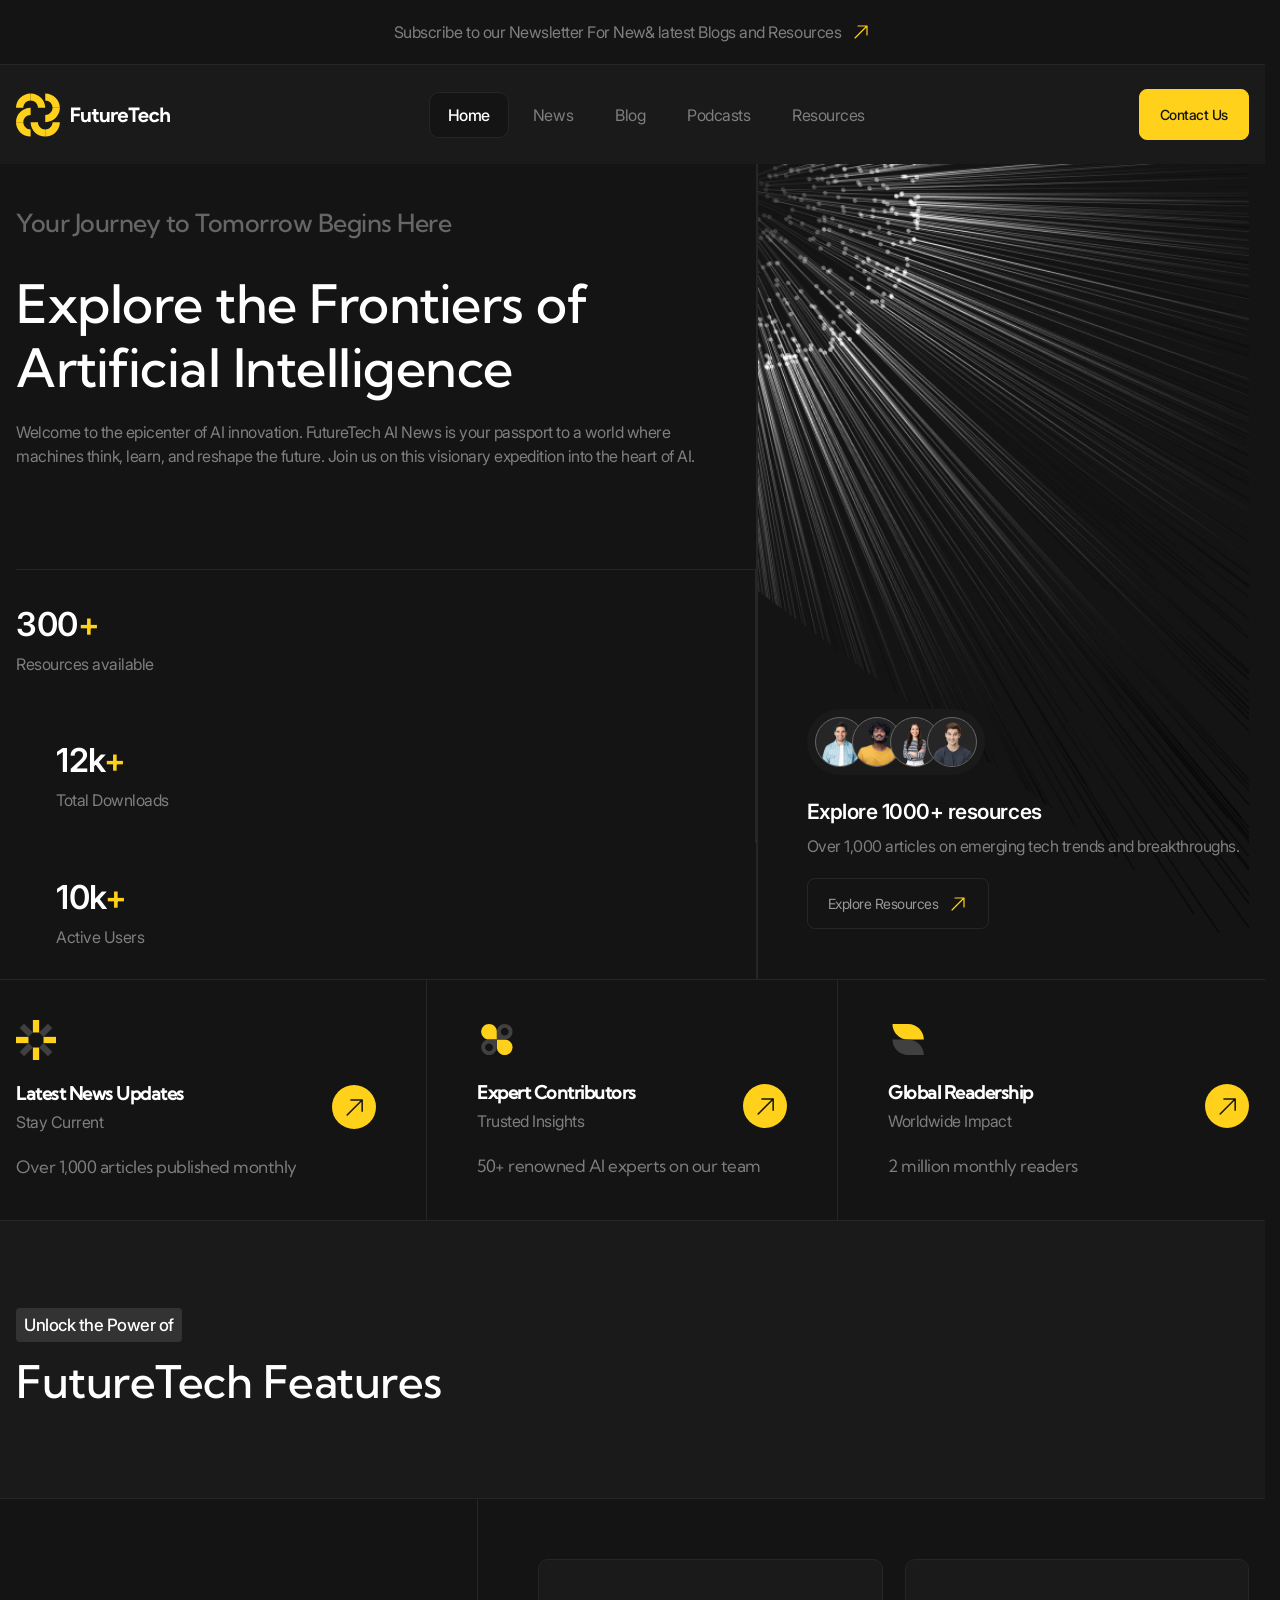
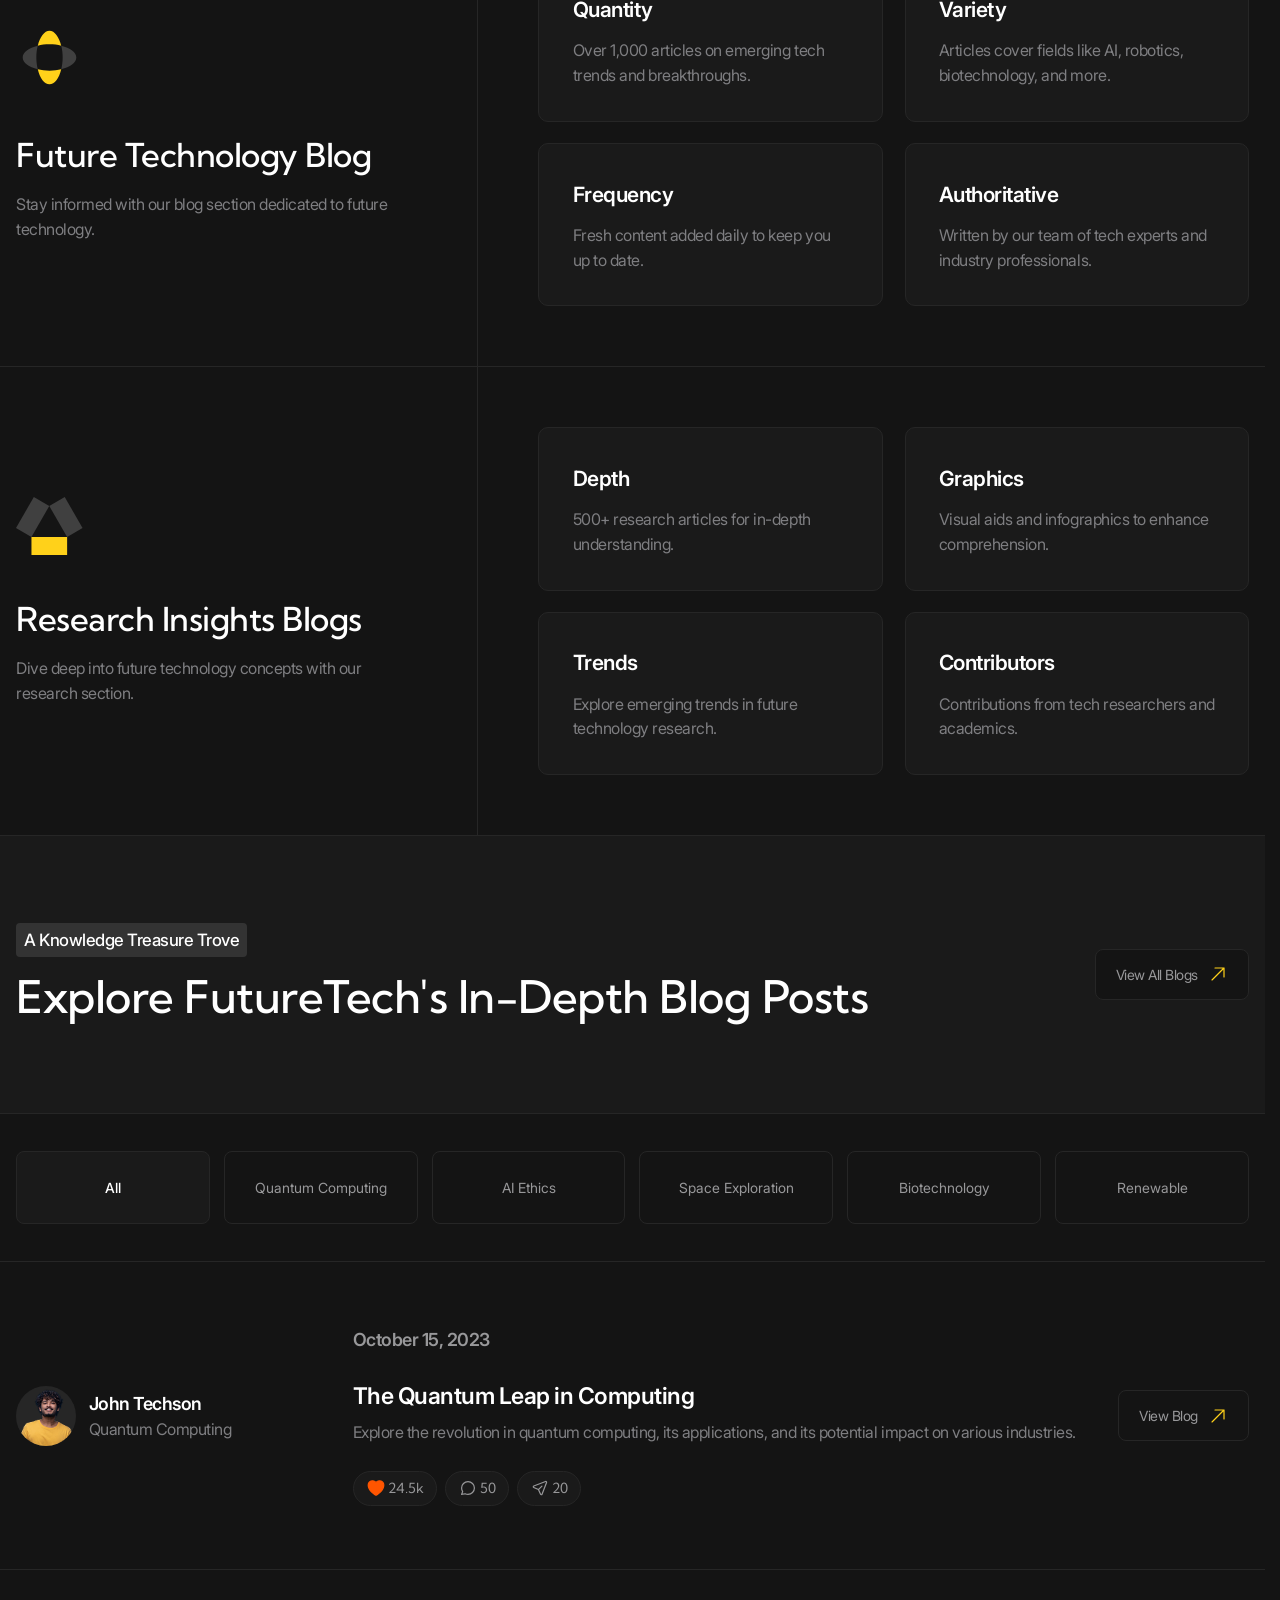
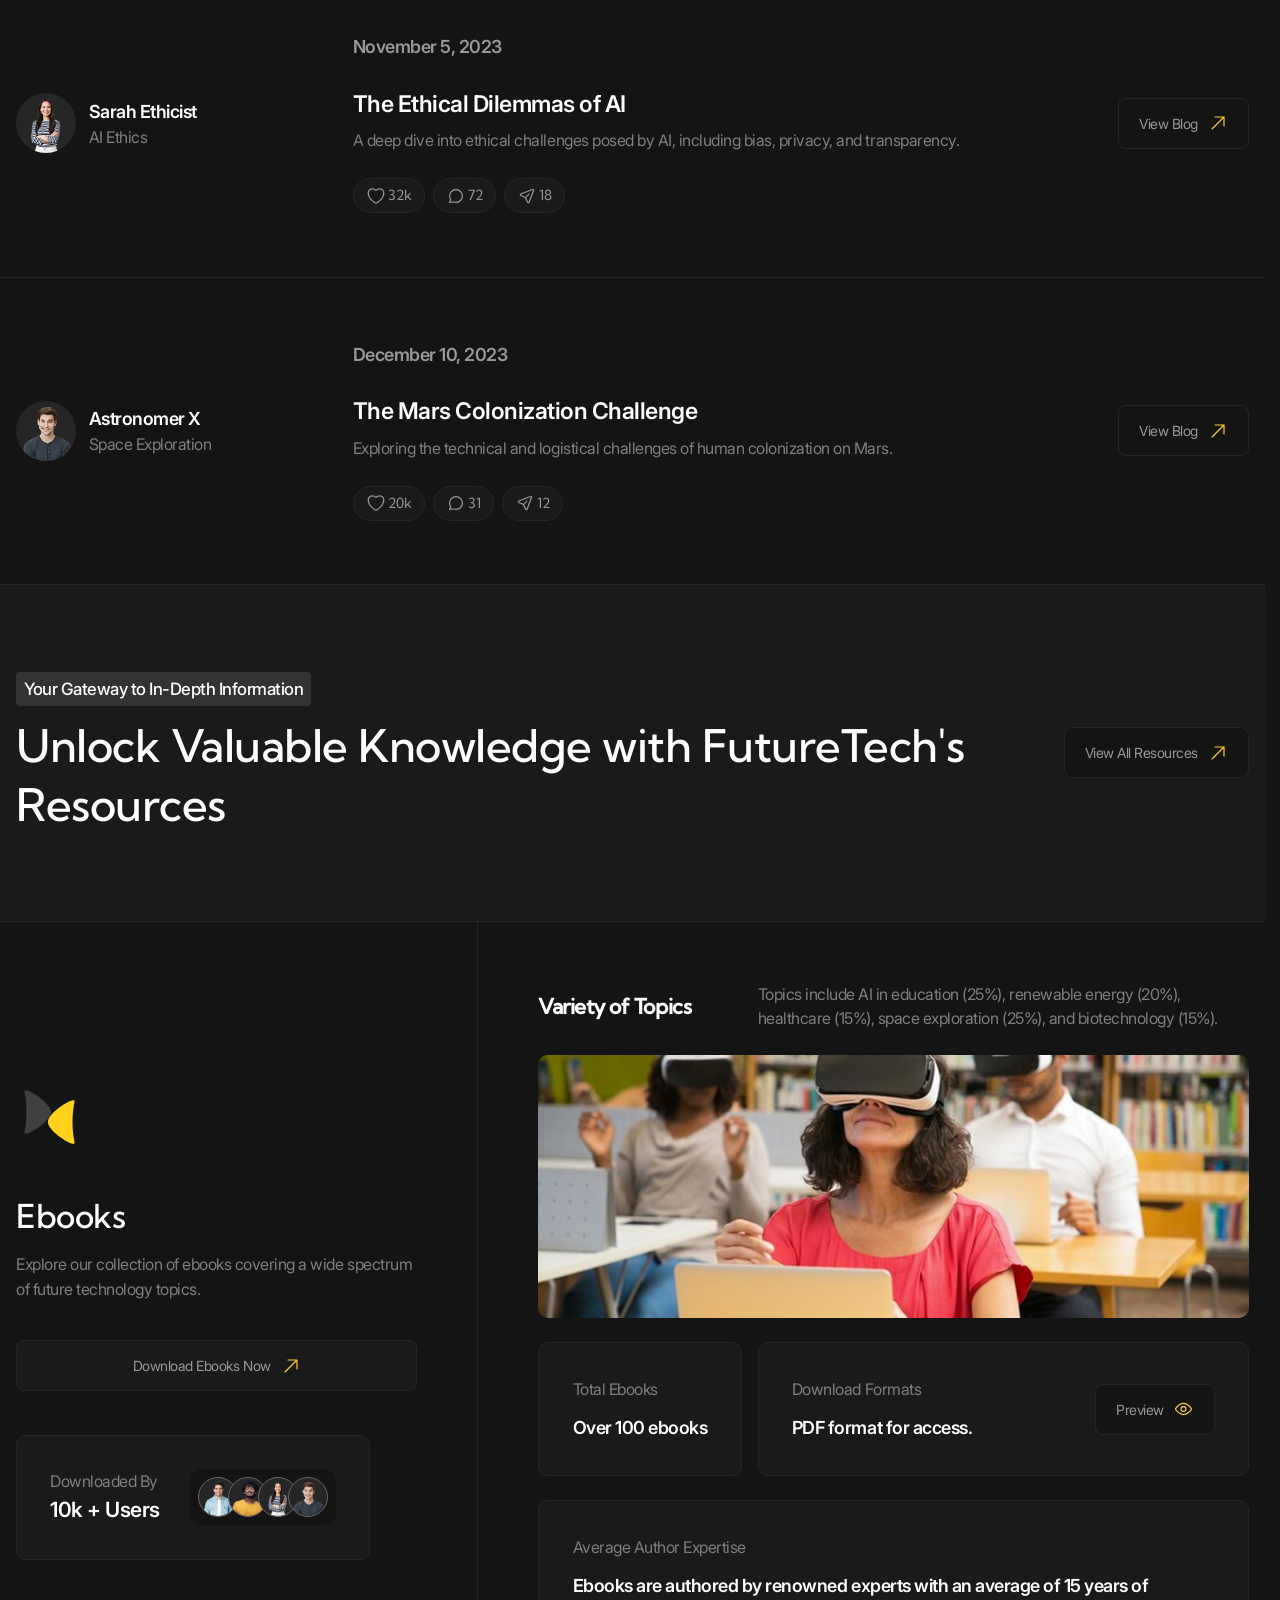
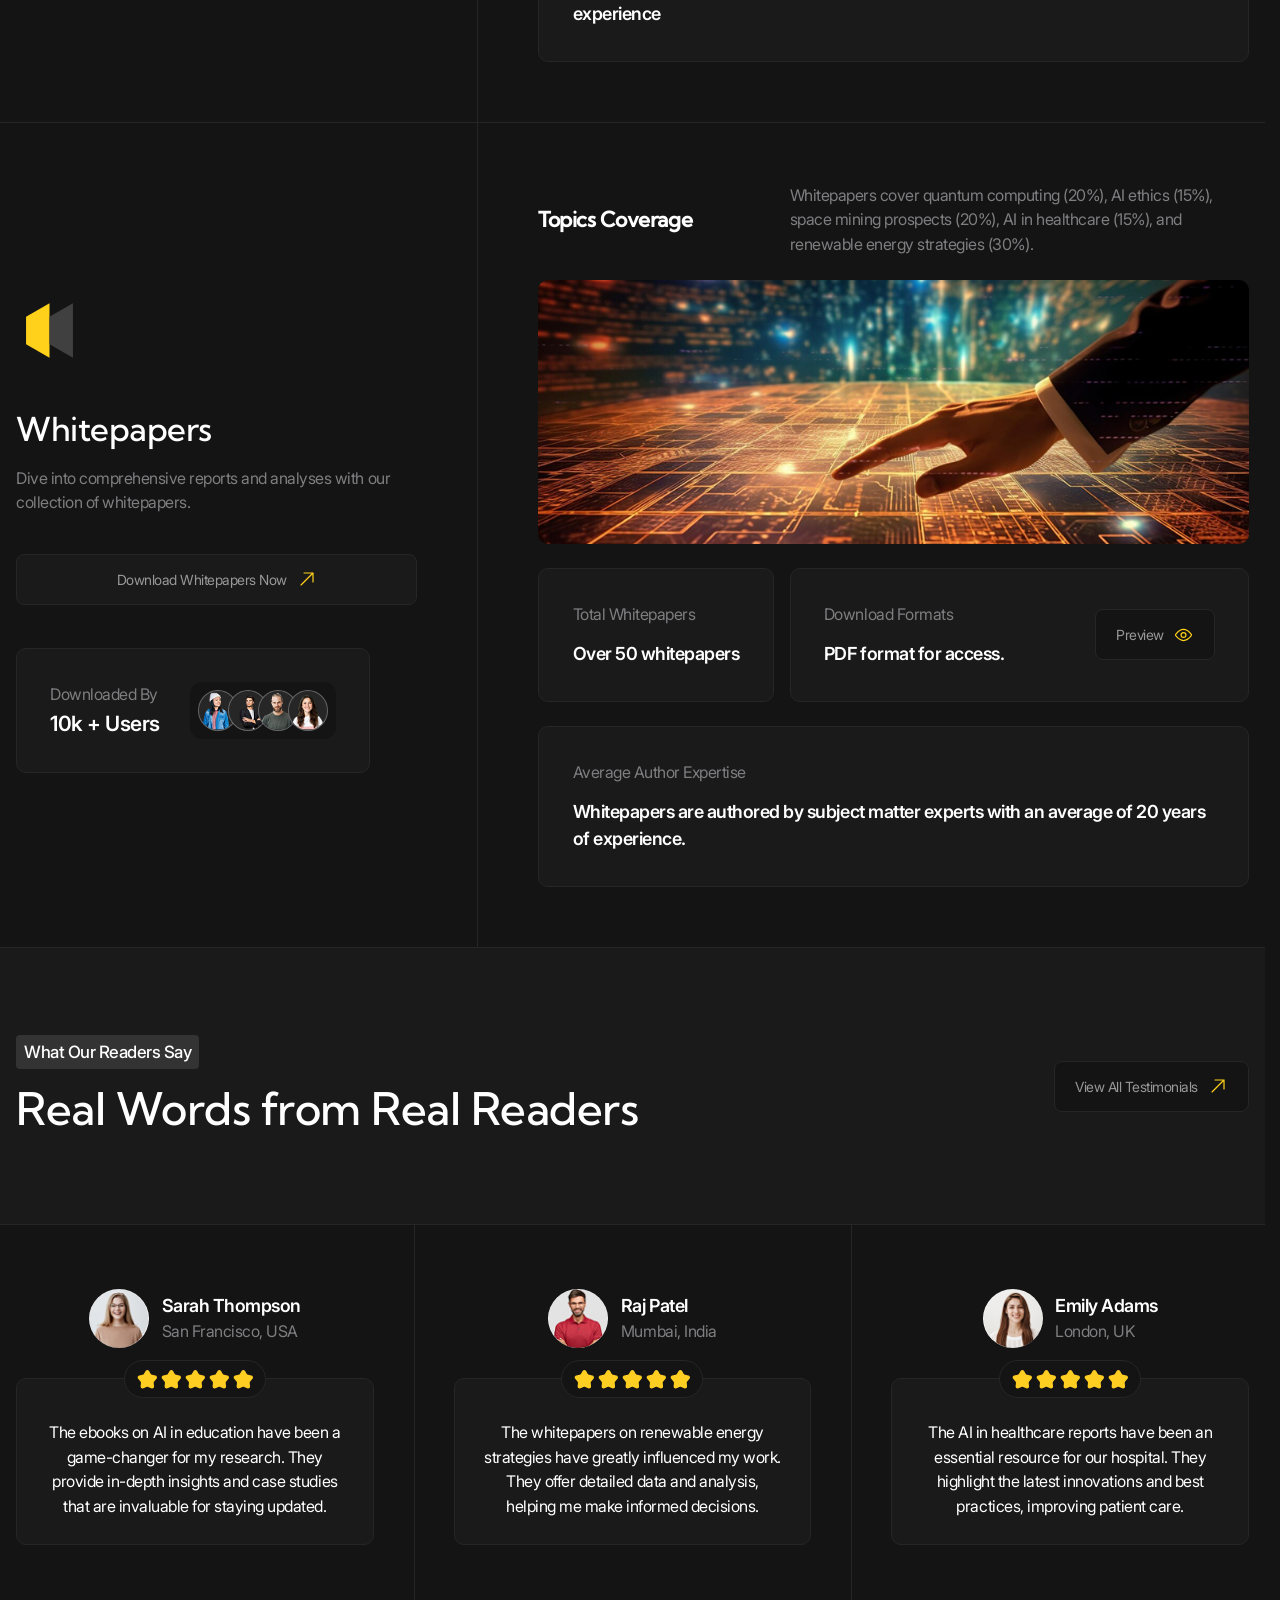
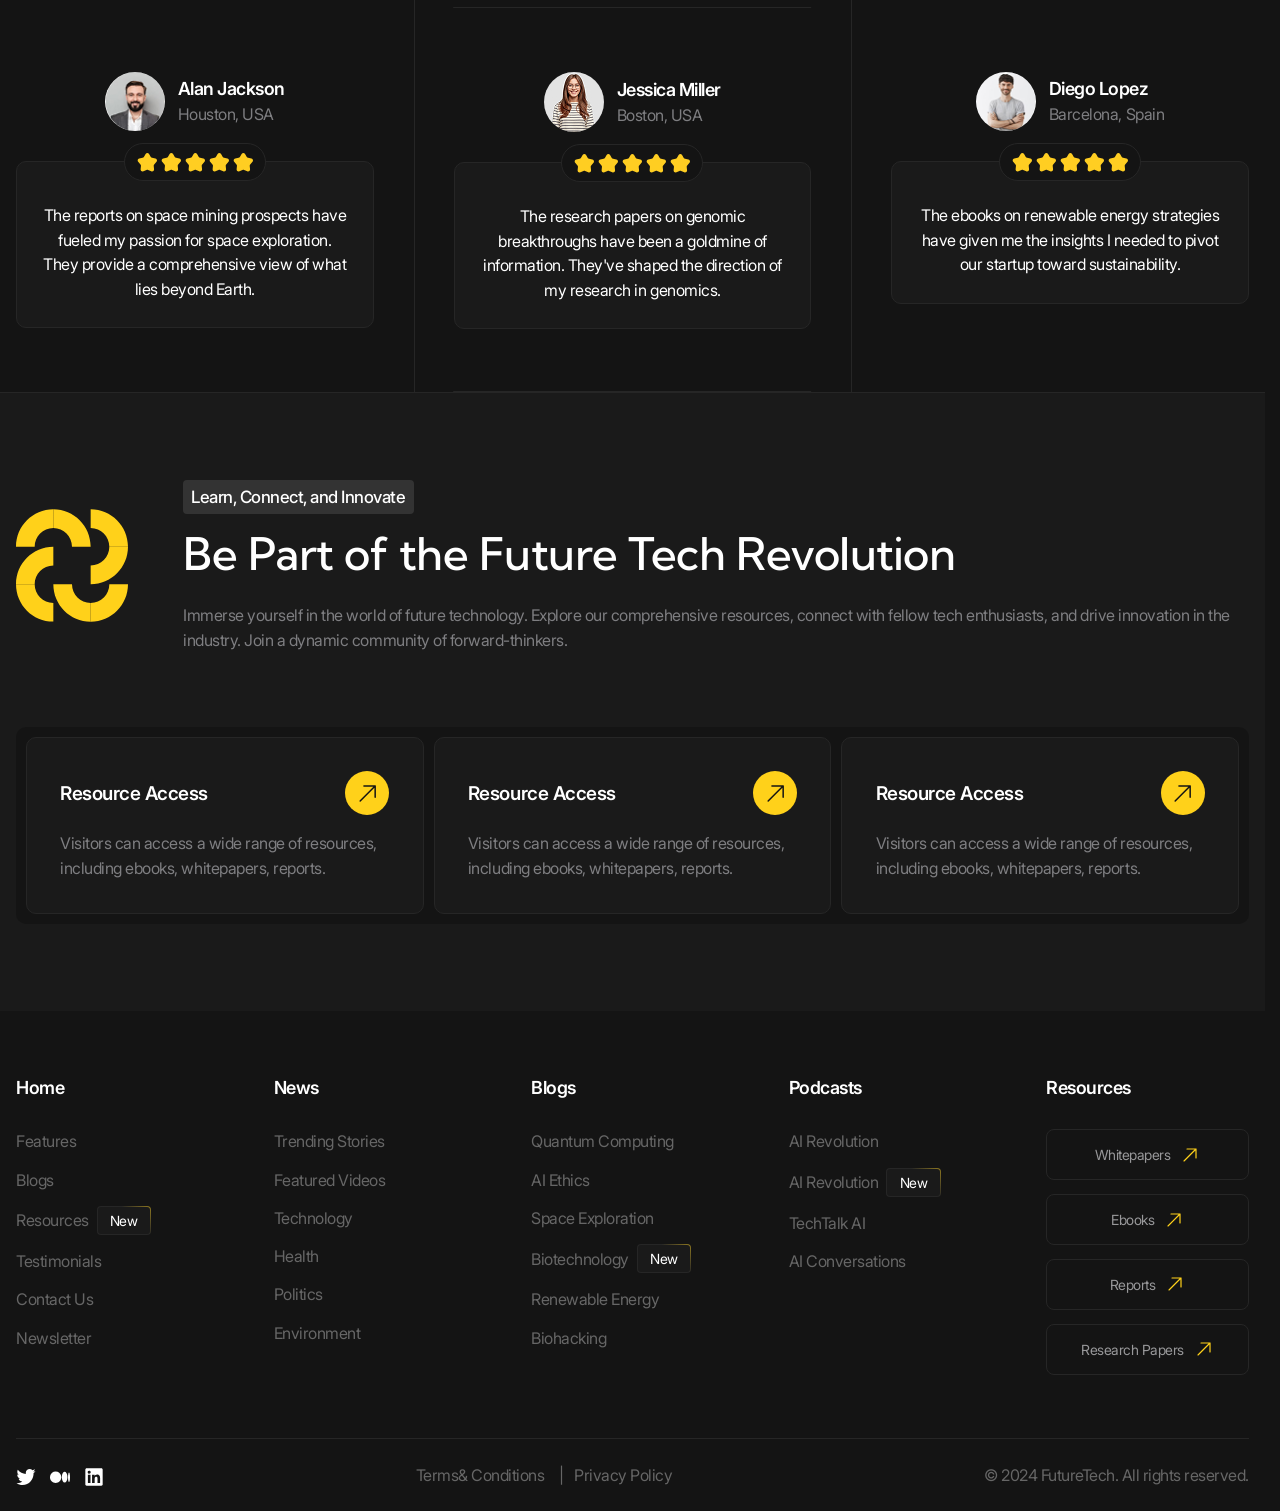
<file: index.html>
<!DOCTYPE html>
<html lang="en">
  <head>
    <meta charset="UTF-8" />
    <meta
      name="viewport"
      content="width=device-width, user-scalable=no, initial-scale=1.0, maximum-scale=1.0, minimum-scale=1.0"
    />
    <title>Future Tech | Home</title>
    <link rel="stylesheet" href="/styles/main.css" />
    <script src="/scripts/main.js" type="module" defer></script>
  </head>
  <body>
    <header class="header" data-js-header>
      <div class="header__promo">
        <div class="header__promo-inner container">
          <a class="header__promo-link" href="/"
            ><span class="icon icon--yellow-arrow"
              >Subscribe to our Newsletter For New& latest Blogs and
              Resources</span
            ></a
          >
        </div>
      </div>
      <div class="header__body">
        <div class="header__body-inner container">
          <a href="/" class="header__logo logo" title="Home" aria-label="Home"
            ><img
              class="logo__image"
              src="/images/logo.svg"
              alt=""
              width="179"
              height="50"
              loading="lazy"
          /></a>
          <div class="header__overlay" data-js-header-overlay>
            <nav class="header__menu">
              <ul class="header__menu-list">
                <li class="header__menu-item">
                  <a href="/index.html" class="header__menu-link is-active"
                    >Home</a
                  >
                </li>
                <li class="header__menu-item">
                  <a href="/news.html" class="header__menu-link">News</a>
                </li>
                <li class="header__menu-item">
                  <a href="/blog.html" class="header__menu-link">Blog</a>
                </li>
                <li class="header__menu-item">
                  <a href="/podcasts.html" class="header__menu-link"
                    >Podcasts</a
                  >
                </li>
                <li class="header__menu-item">
                  <a href="/resources.html" class="header__menu-link"
                    >Resources</a
                  >
                </li>
              </ul>
            </nav>
            <a
              class="header__contact-us-link button button--accent"
              href="/contacts.html"
              >Contact Us</a
            >
          </div>
          <button
            class="header__burger-button burger-button visible-mobile"
            type="button"
            aria-label="Open menu"
            title="Open menu"
            data-js-header-burger-button
          >
            <span class="burger-button__line"></span>
            <span class="burger-button__line"></span
            ><span class="burger-button__line"></span>
          </button>
        </div>
      </div>
    </header>

    <main>
      <section class="hero" aria-labelledby="hero-title">
        <div class="hero__main container">
          <div class="hero__body">
            <p class="hero__subtitle">Your Journey to Tomorrow Begins Here</p>
            <h1 class="hero__title" id="hero-title">
              Explore the Frontiers of Artificial Intelligence
            </h1>
            <div class="hero__descritpion">
              <p>
                Welcome to the epicenter of AI innovation. FutureTech AI News is
                your passport to a world where machines think, learn, and
                reshape the future. Join us on this visionary expedition into
                the heart of AI.
              </p>
            </div>
          </div>
          <div
            class="hero__metrics mertrics fill-vw-line fill-vw-line--top fill-vw-line--left"
          >
            <dl class="metrics__list">
              <div class="metrics__item">
                <dt class="metrics__key">Resources available</dt>
                <dd class="metrics__value h3">
                  300<span class="metrics__sign">+</span>
                </dd>
              </div>
              <div class="metrics__item">
                <dt class="metrics__key">Total Downloads</dt>
                <dd class="metrics__value h3">
                  12k<span class="metrics__sign">+</span>
                </dd>
              </div>
              <div class="metrics__item">
                <dt class="metrics__key">Active Users</dt>
                <dd class="metrics__value h3">
                  10k<span class="metrics__sign">+</span>
                </dd>
              </div>
            </dl>
          </div>
          <div class="hero__resources-preview resources-preview">
            <div class="resources-preview__team team">
              <img
                class="team__person"
                src="/images/team/1.png"
                alt=""
                width="60"
                height="60"
                loading="lazy"
              />
              <img
                class="team__person"
                src="/images/team/2.png"
                alt=""
                width="60"
                height="60"
                loading="lazy"
              />
              <img
                class="team__person"
                src="/images/team/3.png"
                alt=""
                width="60"
                height="60"
                loading="lazy"
              />
              <img
                class="team__person"
                src="/images/team/4.png"
                alt=""
                width="60"
                height="60"
                loading="lazy"
              />
            </div>
            <div class="resources-preview__body">
              <p class="resources-previw__title h5">Explore 1000+ resources</p>
              <p class="resources-previw__subtitle">
                Over 1,000 articles on emerging tech trends and breakthroughs.
              </p>
            </div>
            <a class="resources-preview__button button" href="/">
              <span class="icon icon--yellow-arrow">Explore Resources</span>
            </a>
          </div>
        </div>
        <div class="hero__advantages">
          <h2 class="visually-hidden">Our advantages</h2>
          <ul class="hero__advantages-list container">
            <li class="hero__advantages-item">
              <div class="advantage-card">
                <img
                  class="advantage-card__image"
                  src="/images/advantages/icon-1.svg"
                  alt=""
                  width="50"
                  height="50"
                />
                <a class="advantage-card__link circle-icon" href="/">
                  <h3 class="advantage-card__title h6">Latest News Updates</h3>
                  <p class="advantage-card__subtitle">Stay Current</p>
                </a>
                <p class="advantage-card__details">
                  Over 1,000 articles published monthly
                </p>
              </div>
            </li>
            <li class="hero__advantages-item">
              <div class="advantage-card">
                <img
                  class="advantage-card__image"
                  src="/images/advantages/icon-2.svg"
                  alt=""
                  width="50"
                  height="50"
                />
                <a class="advantage-card__link circle-icon" href="/">
                  <h3 class="advantage-card__title h6">Expert Contributors</h3>
                  <p class="advantage-card__subtitle">Trusted Insights</p>
                </a>
                <p class="advantage-card__details">
                  50+ renowned AI experts on our team
                </p>
              </div>
            </li>
            <li class="hero__advantages-item">
              <div class="advantage-card">
                <img
                  class="advantage-card__image"
                  src="/images/advantages/icon-3.svg"
                  alt=""
                  width="50"
                  height="50"
                />
                <a class="advantage-card__link circle-icon" href="/">
                  <h3 class="advantage-card__title h6">Global Readership</h3>
                  <p class="advantage-card__subtitle">Worldwide Impact</p>
                </a>
                <p class="advantage-card__details">2 million monthly readers</p>
              </div>
            </li>
          </ul>
        </div>
      </section>

      <section class="section" aria-labelledby="futures-title">
        <header class="section__header">
          <div class="section__header-inner container">
            <div class="section__header-info">
              <p class="section__subtitle tag">Unlock the Power of</p>
              <h2 class="section__title" id="futures-title">
                FutureTech Features
              </h2>
            </div>
          </div>
        </header>
        <div class="section__body">
          <ul class="list">
            <li class="list__item">
              <div class="card container">
                <div class="card__preview">
                  <div class="card__preview-main">
                    <img
                      class="card__preview-icon"
                      src="/images/features/1.svg"
                      alt=""
                      width="80"
                      height="80"
                    />
                    <div class="card__preview-info">
                      <h3 class="card__preview-title">
                        Future Technology Blog
                      </h3>
                      <div class="card__preview-description">
                        <p>
                          Stay informed with our blog section dedicated to
                          future technology.
                        </p>
                      </div>
                    </div>
                  </div>
                </div>
                <div class="card__body">
                  <div class="card__grid card__grid--2-cols">
                    <div class="card__cell tile">
                      <h4 class="card__cell-title h5">Quantity</h4>
                      <p class="card-cell-description">
                        Over 1,000 articles on emerging tech trends and
                        breakthroughs.
                      </p>
                    </div>
                    <div class="card__cell tile">
                      <h4 class="card__cell-title h5">Variety</h4>
                      <p class="card-cell-description">
                        Articles cover fields like AI, robotics, biotechnology,
                        and more.
                      </p>
                    </div>
                    <div class="card__cell tile">
                      <h4 class="card__cell-title h5">Frequency</h4>
                      <p class="card-cell-description">
                        Fresh content added daily to keep you up to date.
                      </p>
                    </div>
                    <div class="card__cell tile">
                      <h4 class="card__cell-title h5">Authoritative</h4>
                      <p class="card-cell-description">
                        Written by our team of tech experts and industry
                        professionals.
                      </p>
                    </div>
                  </div>
                </div>
              </div>
            </li>
            <li class="list__item">
              <div class="card container">
                <div class="card__preview">
                  <div class="card__preview-main">
                    <img
                      class="card__preview-icon"
                      src="/images/features/2.svg"
                      alt=""
                      width="80"
                      height="80"
                    />
                    <div class="card__preview-info">
                      <h3 class="card__preview-title">
                        Research Insights Blogs
                      </h3>
                      <div class="card__preview-description">
                        <p>
                          Dive deep into future technology concepts with our
                          research section.
                        </p>
                      </div>
                    </div>
                  </div>
                </div>
                <div class="card__body">
                  <div class="card__grid card__grid--2-cols">
                    <div class="card__cell tile">
                      <h4 class="card__cell-title h5">Depth</h4>
                      <p class="card-cell-description">
                        500+ research articles for in-depth understanding.
                      </p>
                    </div>
                    <div class="card__cell tile">
                      <h4 class="card__cell-title h5">Graphics</h4>
                      <p class="card-cell-description">
                        Visual aids and infographics to enhance comprehension.
                      </p>
                    </div>
                    <div class="card__cell tile">
                      <h4 class="card__cell-title h5">Trends</h4>
                      <p class="card-cell-description">
                        Explore emerging trends in future technology research.
                      </p>
                    </div>
                    <div class="card__cell tile">
                      <h4 class="card__cell-title h5">Contributors</h4>
                      <p class="card-cell-description">
                        Contributions from tech researchers and academics.
                      </p>
                    </div>
                  </div>
                </div>
              </div>
            </li>
          </ul>
        </div>
      </section>

      <section class="section" aria-labelledby="blog-title">
        <header class="section__header">
          <div class="section__header-inner container">
            <div class="section__header-info">
              <p class="section__subtitle tag">A Knowledge Treasure Trove</p>
              <h2 class="section__title" id="blog-title">
                Explore FutureTech's In-Depth Blog Posts
              </h2>
            </div>
            <div class="section__actions">
              <a class="section__link button" href="/blog.html">
                <span class="icon icon--yellow-arrow">View All Blogs</span>
              </a>
            </div>
          </div>
        </header>
        <div class="section__body tabs" data-js-tabs>
          <h3 class="visually-hidden" id="blog-category-title">
            Blog category
          </h3>
          <header class="tabs__header">
            <div
              class="tabs__buttons container"
              role="tablist"
              aria-labelledby="blog-category-title"
            >
              <button
                class="tabs__button is-active"
                type="button"
                id="tab-1"
                role="tab"
                aria-controls="tabpanel-1"
                data-js-tabs-button
                aria-selected="true"
              >
                All
              </button>
              <button
                class="tabs__button"
                type="button"
                id="tab-2"
                role="tab"
                aria-controls="tabpanel-2"
                data-js-tabs-button
                aria-selected="false"
                tabindex="-1"
              >
                Quantum Computing
              </button>
              <button
                class="tabs__button"
                type="button"
                id="tab-3"
                role="tab"
                aria-controls="tabpanel-3"
                data-js-tabs-button
                aria-selected="false"
                tabindex="-1"
              >
                AI Ethics
              </button>
              <button
                class="tabs__button"
                type="button"
                id="tab-4"
                role="tab"
                aria-controls="tabpanel-4"
                data-js-tabs-button
                aria-selected="false"
                tabindex="-1"
              >
                Space Exploration
              </button>
              <button
                class="tabs__button"
                type="button"
                id="tab-5"
                role="tab"
                aria-controls="tabpanel-5"
                data-js-tabs-button
                aria-selected="false"
                tabindex="-1"
              >
                Biotechnology
              </button>
              <button
                class="tabs__button"
                type="button"
                id="tab-6"
                role="tab"
                aria-controls="tabpanel-6"
                data-js-tabs-button
                aria-selected="false"
                tabindex="-1"
              >
                Renewable
              </button>
            </div>
          </header>
          <div class="tabs__body">
            <div
              class="tabs__content is-active"
              id="tabpanel-1"
              aria-labelledby="tab-1"
              tabindex="0"
              data-js-tabs-content
            >
              <ul class="list">
                <li class="list__item">
                  <article class="blog-card container">
                    <div class="blog-card__author person-card">
                      <img
                        class="person-card__image"
                        src="/images/blog/1.png"
                        alt=""
                        width="80"
                        height="80"
                      />
                      <div class="person-card__body">
                        <p class="person-card__name">John Techson</p>
                        <p class="person-card__department">Quantum Computing</p>
                      </div>
                    </div>
                    <div class="blog-card__body">
                      <time class="blog-card__date h6" datetime="2023-10-15"
                        >October 15, 2023</time
                      >
                      <div class="blog-card__info">
                        <h4 class="blog-card__title">
                          The Quantum Leap in Computing
                        </h4>
                        <div class="blog-card-description">
                          <p>
                            Explore the revolution in quantum computing, its
                            applications, and its potential impact on various
                            industries.
                          </p>
                        </div>
                      </div>
                      <div class="blog-card__actions blog-actions">
                        <ul class="blog-actions__list">
                          <li class="blog-actions__item">
                            <button
                              class="blog-actions__button is-active"
                              type="button"
                              aria-label="Like"
                              title="Like"
                            >
                              <span class="blog-actions__icon-wrapper"
                                ><svg
                                  width="24"
                                  height="25"
                                  viewBox="0 0 24 25"
                                  fill="none"
                                  xmlns="http://www.w3.org/2000/svg"
                                >
                                  <path
                                    d="M11.645 21.4107L11.6384 21.4071L11.6158 21.3949C11.5965 21.3844 11.5689 21.3693 11.5336 21.3496C11.4629 21.3101 11.3612 21.2524 11.233 21.1769C10.9765 21.0261 10.6132 20.8039 10.1785 20.515C9.31074 19.9381 8.15122 19.0901 6.9886 18.0063C4.68781 15.8615 2.25 12.6751 2.25 8.75C2.25 5.82194 4.7136 3.5 7.6875 3.5C9.43638 3.5 11.0023 4.29909 12 5.5516C12.9977 4.29909 14.5636 3.5 16.3125 3.5C19.2864 3.5 21.75 5.82194 21.75 8.75C21.75 12.6751 19.3122 15.8615 17.0114 18.0063C15.8488 19.0901 14.6893 19.9381 13.8215 20.515C13.3868 20.8039 13.0235 21.0261 12.767 21.1769C12.6388 21.2524 12.5371 21.3101 12.4664 21.3496C12.4311 21.3693 12.4035 21.3844 12.3842 21.3949L12.3616 21.4071L12.355 21.4107L12.3523 21.4121C12.1323 21.5289 11.8677 21.5289 11.6477 21.4121L11.645 21.4107Z"
                                    stroke="#666666"
                                    stroke-width="1.5"
                                    stroke-linejoin="round"
                                  />
                                </svg>
                              </span>
                              <span>24.5k</span>
                            </button>
                          </li>
                          <li class="blog-actions__item">
                            <button
                              class="blog-actions__button"
                              type="button"
                              aria-label="Discuss"
                              title="Discuss"
                            >
                              <span class="blog-actions__icon-wrapper"
                                ><svg
                                  width="24"
                                  height="25"
                                  viewBox="0 0 24 25"
                                  fill="none"
                                  xmlns="http://www.w3.org/2000/svg"
                                >
                                  <path
                                    d="M8.48581 19.6888C9.54657 20.2083 10.7392 20.5 12 20.5C16.4183 20.5 20 16.9183 20 12.5C20 8.08172 16.4183 4.5 12 4.5C7.58172 4.5 4 8.08172 4 12.5C4 14.1401 4.49356 15.665 5.34026 16.9341M8.48581 19.6888L4 20.5L5.34026 16.9341M8.48581 19.6888L8.49231 19.6877M5.34026 16.9341L5.34154 16.9308"
                                    stroke="#666666"
                                    stroke-width="1.5"
                                    stroke-linecap="round"
                                    stroke-linejoin="round"
                                  />
                                </svg>
                              </span>
                              <span>50</span>
                            </button>
                          </li>
                          <li class="blog-actions__item">
                            <button
                              class="blog-actions__button"
                              type="button"
                              aria-label="Share"
                              title="Share"
                            >
                              <span class="blog-actions__icon-wrapper"
                                ><svg
                                  width="24"
                                  height="25"
                                  viewBox="0 0 24 25"
                                  fill="none"
                                  xmlns="http://www.w3.org/2000/svg"
                                >
                                  <path
                                    d="M10.0384 14.4616L4.1719 11.7951C3.36454 11.4281 3.39898 10.2697 4.22673 9.95134L18.8999 4.30781C19.7087 3.99675 20.5033 4.79139 20.1922 5.60013L14.5487 20.2733C14.2303 21.1011 13.072 21.1355 12.705 20.3281L10.0384 14.4616ZM10.0384 14.4616L14.4231 10.077"
                                    stroke="#666666"
                                    stroke-width="1.5"
                                    stroke-linecap="round"
                                    stroke-linejoin="round"
                                  />
                                </svg>
                              </span>
                              <span>20</span>
                            </button>
                          </li>
                        </ul>
                      </div>
                    </div>
                    <a class="blog-card__link button" href="/"
                      ><span class="icon icon--yellow-arrow">View Blog</span></a
                    >
                  </article>
                </li>
                <li class="list__item">
                  <article class="blog-card container">
                    <div class="blog-card__author person-card">
                      <img
                        class="person-card__image"
                        src="/images/blog/2.png"
                        alt=""
                        width="80"
                        height="80"
                      />
                      <div class="person-card__body">
                        <p class="person-card__name">Sarah Ethicist</p>
                        <p class="person-card__department">AI Ethics</p>
                      </div>
                    </div>
                    <div class="blog-card__body">
                      <time class="blog-card__date h6" datetime="2023-10-15"
                        >November 5, 2023</time
                      >
                      <div class="blog-card__info">
                        <h4 class="blog-card__title">
                          The Ethical Dilemmas of AI
                        </h4>
                        <div class="blog-card-description">
                          <p>
                            A deep dive into ethical challenges posed by AI,
                            including bias, privacy, and transparency.
                          </p>
                        </div>
                      </div>
                      <div class="blog-card__actions blog-actions">
                        <ul class="blog-actions__list">
                          <li class="blog-actions__item">
                            <button
                              class="blog-actions__button"
                              type="button"
                              aria-label="Dislike"
                              title="Dislike"
                            >
                              <span class="blog-actions__icon-wrapper"
                                ><svg
                                  width="24"
                                  height="25"
                                  viewBox="0 0 24 25"
                                  fill="none"
                                  xmlns="http://www.w3.org/2000/svg"
                                >
                                  <path
                                    d="M11.645 21.4107L11.6384 21.4071L11.6158 21.3949C11.5965 21.3844 11.5689 21.3693 11.5336 21.3496C11.4629 21.3101 11.3612 21.2524 11.233 21.1769C10.9765 21.0261 10.6132 20.8039 10.1785 20.515C9.31074 19.9381 8.15122 19.0901 6.9886 18.0063C4.68781 15.8615 2.25 12.6751 2.25 8.75C2.25 5.82194 4.7136 3.5 7.6875 3.5C9.43638 3.5 11.0023 4.29909 12 5.5516C12.9977 4.29909 14.5636 3.5 16.3125 3.5C19.2864 3.5 21.75 5.82194 21.75 8.75C21.75 12.6751 19.3122 15.8615 17.0114 18.0063C15.8488 19.0901 14.6893 19.9381 13.8215 20.515C13.3868 20.8039 13.0235 21.0261 12.767 21.1769C12.6388 21.2524 12.5371 21.3101 12.4664 21.3496C12.4311 21.3693 12.4035 21.3844 12.3842 21.3949L12.3616 21.4071L12.355 21.4107L12.3523 21.4121C12.1323 21.5289 11.8677 21.5289 11.6477 21.4121L11.645 21.4107Z"
                                    stroke="#666666"
                                    stroke-width="1.5"
                                    stroke-linejoin="round"
                                  />
                                </svg>
                              </span>
                              <span>32k</span>
                            </button>
                          </li>
                          <li class="blog-actions__item">
                            <button
                              class="blog-actions__button"
                              type="button"
                              aria-label="Discuss"
                              title="Discuss"
                            >
                              <span class="blog-actions__icon-wrapper"
                                ><svg
                                  width="24"
                                  height="25"
                                  viewBox="0 0 24 25"
                                  fill="none"
                                  xmlns="http://www.w3.org/2000/svg"
                                >
                                  <path
                                    d="M8.48581 19.6888C9.54657 20.2083 10.7392 20.5 12 20.5C16.4183 20.5 20 16.9183 20 12.5C20 8.08172 16.4183 4.5 12 4.5C7.58172 4.5 4 8.08172 4 12.5C4 14.1401 4.49356 15.665 5.34026 16.9341M8.48581 19.6888L4 20.5L5.34026 16.9341M8.48581 19.6888L8.49231 19.6877M5.34026 16.9341L5.34154 16.9308"
                                    stroke="#666666"
                                    stroke-width="1.5"
                                    stroke-linecap="round"
                                    stroke-linejoin="round"
                                  />
                                </svg>
                              </span>
                              <span>72</span>
                            </button>
                          </li>
                          <li class="blog-actions__item">
                            <button
                              class="blog-actions__button"
                              type="button"
                              aria-label="Share"
                              title="Share"
                            >
                              <span class="blog-actions__icon-wrapper"
                                ><svg
                                  width="24"
                                  height="25"
                                  viewBox="0 0 24 25"
                                  fill="none"
                                  xmlns="http://www.w3.org/2000/svg"
                                >
                                  <path
                                    d="M10.0384 14.4616L4.1719 11.7951C3.36454 11.4281 3.39898 10.2697 4.22673 9.95134L18.8999 4.30781C19.7087 3.99675 20.5033 4.79139 20.1922 5.60013L14.5487 20.2733C14.2303 21.1011 13.072 21.1355 12.705 20.3281L10.0384 14.4616ZM10.0384 14.4616L14.4231 10.077"
                                    stroke="#666666"
                                    stroke-width="1.5"
                                    stroke-linecap="round"
                                    stroke-linejoin="round"
                                  />
                                </svg>
                              </span>
                              <span>18</span>
                            </button>
                          </li>
                        </ul>
                      </div>
                    </div>
                    <a class="blog-card__link button" href="/"
                      ><span class="icon icon--yellow-arrow">View Blog</span></a
                    >
                  </article>
                </li>
                <li class="list__item">
                  <article class="blog-card container">
                    <div class="blog-card__author person-card">
                      <img
                        class="person-card__image"
                        src="/images/blog/3.png"
                        alt=""
                        width="80"
                        height="80"
                      />
                      <div class="person-card__body">
                        <p class="person-card__name">Astronomer X</p>
                        <p class="person-card__department">Space Exploration</p>
                      </div>
                    </div>
                    <div class="blog-card__body">
                      <time class="blog-card__date h6" datetime="2023-10-15"
                        >December 10, 2023</time
                      >
                      <div class="blog-card__info">
                        <h4 class="blog-card__title">
                          The Mars Colonization Challenge
                        </h4>
                        <div class="blog-card-description">
                          <p>
                            Exploring the technical and logistical challenges of
                            human colonization on Mars.
                          </p>
                        </div>
                      </div>
                      <div class="blog-card__actions blog-actions">
                        <ul class="blog-actions__list">
                          <li class="blog-actions__item">
                            <button
                              class="blog-actions__button"
                              type="button"
                              aria-label="Dislike"
                              title="Dislike"
                            >
                              <span class="blog-actions__icon-wrapper"
                                ><svg
                                  width="24"
                                  height="25"
                                  viewBox="0 0 24 25"
                                  fill="none"
                                  xmlns="http://www.w3.org/2000/svg"
                                >
                                  <path
                                    d="M11.645 21.4107L11.6384 21.4071L11.6158 21.3949C11.5965 21.3844 11.5689 21.3693 11.5336 21.3496C11.4629 21.3101 11.3612 21.2524 11.233 21.1769C10.9765 21.0261 10.6132 20.8039 10.1785 20.515C9.31074 19.9381 8.15122 19.0901 6.9886 18.0063C4.68781 15.8615 2.25 12.6751 2.25 8.75C2.25 5.82194 4.7136 3.5 7.6875 3.5C9.43638 3.5 11.0023 4.29909 12 5.5516C12.9977 4.29909 14.5636 3.5 16.3125 3.5C19.2864 3.5 21.75 5.82194 21.75 8.75C21.75 12.6751 19.3122 15.8615 17.0114 18.0063C15.8488 19.0901 14.6893 19.9381 13.8215 20.515C13.3868 20.8039 13.0235 21.0261 12.767 21.1769C12.6388 21.2524 12.5371 21.3101 12.4664 21.3496C12.4311 21.3693 12.4035 21.3844 12.3842 21.3949L12.3616 21.4071L12.355 21.4107L12.3523 21.4121C12.1323 21.5289 11.8677 21.5289 11.6477 21.4121L11.645 21.4107Z"
                                    stroke="#666666"
                                    stroke-width="1.5"
                                    stroke-linejoin="round"
                                  />
                                </svg>
                              </span>
                              <span>20k</span>
                            </button>
                          </li>
                          <li class="blog-actions__item">
                            <button
                              class="blog-actions__button"
                              type="button"
                              aria-label="Discuss"
                              title="Discuss"
                            >
                              <span class="blog-actions__icon-wrapper"
                                ><svg
                                  width="24"
                                  height="25"
                                  viewBox="0 0 24 25"
                                  fill="none"
                                  xmlns="http://www.w3.org/2000/svg"
                                >
                                  <path
                                    d="M8.48581 19.6888C9.54657 20.2083 10.7392 20.5 12 20.5C16.4183 20.5 20 16.9183 20 12.5C20 8.08172 16.4183 4.5 12 4.5C7.58172 4.5 4 8.08172 4 12.5C4 14.1401 4.49356 15.665 5.34026 16.9341M8.48581 19.6888L4 20.5L5.34026 16.9341M8.48581 19.6888L8.49231 19.6877M5.34026 16.9341L5.34154 16.9308"
                                    stroke="#666666"
                                    stroke-width="1.5"
                                    stroke-linecap="round"
                                    stroke-linejoin="round"
                                  />
                                </svg>
                              </span>
                              <span>31</span>
                            </button>
                          </li>
                          <li class="blog-actions__item">
                            <button
                              class="blog-actions__button"
                              type="button"
                              aria-label="Share"
                              title="Share"
                            >
                              <span class="blog-actions__icon-wrapper"
                                ><svg
                                  width="24"
                                  height="25"
                                  viewBox="0 0 24 25"
                                  fill="none"
                                  xmlns="http://www.w3.org/2000/svg"
                                >
                                  <path
                                    d="M10.0384 14.4616L4.1719 11.7951C3.36454 11.4281 3.39898 10.2697 4.22673 9.95134L18.8999 4.30781C19.7087 3.99675 20.5033 4.79139 20.1922 5.60013L14.5487 20.2733C14.2303 21.1011 13.072 21.1355 12.705 20.3281L10.0384 14.4616ZM10.0384 14.4616L14.4231 10.077"
                                    stroke="#666666"
                                    stroke-width="1.5"
                                    stroke-linecap="round"
                                    stroke-linejoin="round"
                                  />
                                </svg>
                              </span>
                              <span>12</span>
                            </button>
                          </li>
                        </ul>
                      </div>
                    </div>
                    <a class="blog-card__link button" href="/"
                      ><span class="icon icon--yellow-arrow">View Blog</span></a
                    >
                  </article>
                </li>
              </ul>
            </div>
            <div
              class="tabs__content"
              id="tabpanel-2"
              aria-labelledby="tab-2"
              tabindex="0"
              data-js-tabs-content
            >
              Lorem ipsum dolor sit amet consectetur adipisicing elit.
              Repudiandae, dolores?
            </div>
            <div
              class="tabs__content"
              id="tabpanel-3"
              aria-labelledby="tab-3"
              tabindex="0"
              data-js-tabs-content
            >
              Lorem ipsum dolor sit amet consectetur adipisicing elit.
              Repudiandae, dolores?
            </div>
            <div
              class="tabs__content"
              id="tabpanel-4"
              aria-labelledby="tab-4"
              tabindex="0"
              data-js-tabs-content
            >
              Lorem ipsum dolor sit amet consectetur adipisicing elit.
              Repudiandae, dolores?
            </div>
            <div
              class="tabs__content"
              id="tabpanel-5"
              aria-labelledby="tab-5"
              tabindex="0"
              data-js-tabs-content
            >
              Lorem ipsum dolor sit amet consectetur adipisicing elit.
              Repudiandae, dolores?
            </div>
            <div
              class="tabs__content"
              id="tabpanel-6"
              aria-labelledby="tab-6"
              tabindex="0"
              data-js-tabs-content
            >
              Lorem ipsum dolor sit amet consectetur adipisicing elit.
              Repudiandae, dolores?
            </div>
          </div>
        </div>
      </section>

      <section class="section" aria-labelledby="resources-title">
        <header class="section__header">
          <div class="section__header-inner container">
            <div class="section__header-info">
              <p class="section__subtitle tag">
                Your Gateway to In-Depth Information
              </p>
              <h2 class="section__title" id="resources-title">
                Unlock Valuable Knowledge with FutureTech's Resources
              </h2>
            </div>
            <div class="section__actions">
              <a class="section__link button" href="/">
                <span class="icon icon--yellow-arrow">View All Resources</span>
              </a>
            </div>
          </div>
        </header>
        <div class="section__body">
          <ul class="list">
            <li class="list__item">
              <div class="card container">
                <div class="card__preview">
                  <div class="card__preview-main">
                    <img
                      class="card__preview-icon"
                      src="/images/resources/icon-1.svg"
                      alt=""
                      width="80"
                      height="80"
                    />
                    <div class="card__preview-info">
                      <h3 class="card__preview-title">Ebooks</h3>
                      <div class="card__preview-description">
                        <p>
                          Explore our collection of ebooks covering a wide
                          spectrum of future technology topics.
                        </p>
                      </div>
                    </div>
                    <a
                      class="card__preview-link button button--dark-gray"
                      href="/"
                      ><span class="icon icon--yellow-arrow"
                        >Download Ebooks Now</span
                      ></a
                    >
                  </div>
                  <div class="card__preview-extra">
                    <div class="download-info tile">
                      <div class="download-info__body">
                        <p class="download-info-title">Downloaded By</p>
                        <p class="download-info-subtitle h5">10k + Users</p>
                      </div>
                      <div class="download-info__team team">
                        <img
                          class="team__person"
                          src="/images/team/1.png"
                          alt=""
                          width="50"
                          height="50"
                          loading="lazy"
                        />
                        <img
                          class="team__person"
                          src="/images/team/2.png"
                          alt=""
                          width="50"
                          height="50"
                          loading="lazy"
                        />
                        <img
                          class="team__person"
                          src="/images/team/3.png"
                          alt=""
                          width="50"
                          height="50"
                          loading="lazy"
                        />
                        <img
                          class="team__person"
                          src="/images/team/4.png"
                          alt=""
                          width="50"
                          height="50"
                          loading="lazy"
                        />
                      </div>
                    </div>
                  </div>
                </div>
                <div class="card__body">
                  <div class="card__grid card__grid--2-cols-alt">
                    <div class="card__cell">
                      <h3 class="card__cell-title h5">Variety of Topics</h3>
                    </div>
                    <div class="card__cell">
                      <p class="card__cell-description">
                        Topics include AI in education (25%), renewable energy
                        (20%), healthcare (15%), space exploration (25%), and
                        biotechnology (15%).
                      </p>
                    </div>
                    <div class="card__cell card__cell--wide">
                      <img
                        class="card__cell-image"
                        src="/images/resources/details-1.jpg"
                        alt=""
                        width="917"
                        height="332"
                      />
                    </div>
                    <div class="card__cell tile">
                      <h4 class="card__cell-subtitle">Total Ebooks</h4>
                      <p class="card__cell-description h6">Over 100 ebooks</p>
                    </div>
                    <div class="card__cell tile">
                      <h4 class="card__cell-subtitle">Download Formats</h4>
                      <p class="card__cell-description h6">
                        PDF format for access.
                      </p>
                      <a class="card__cell-link button" href="/"
                        ><span class="icon icon--yellow-eye">Preview</span></a
                      >
                    </div>
                    <div class="card__cell card__cell--wide tile">
                      <h4 class="card__cell-subtitle">
                        Average Author Expertise
                      </h4>
                      <p class="card__cell-description h6">
                        Ebooks are authored by renowned experts with an average
                        of 15 years of experience
                      </p>
                    </div>
                  </div>
                </div>
              </div>
            </li>
            <li class="list__item">
              <div class="card container">
                <div class="card__preview">
                  <div class="card__preview-main">
                    <img
                      class="card__preview-icon"
                      src="/images/resources/icon-2.svg"
                      alt=""
                      width="80"
                      height="80"
                    />
                    <div class="card__preview-info">
                      <h3 class="card__preview-title">Whitepapers</h3>
                      <div class="card__preview-description">
                        <p>
                          Dive into comprehensive reports and analyses with our
                          collection of whitepapers.
                        </p>
                      </div>
                    </div>
                    <a
                      class="card__preview-link button button--dark-gray"
                      href="/"
                      ><span class="icon icon--yellow-arrow"
                        >Download Whitepapers Now</span
                      ></a
                    >
                  </div>
                  <div class="card__preview-extra">
                    <div class="download-info tile">
                      <div class="download-info__body">
                        <p class="download-info-title">Downloaded By</p>
                        <p class="download-info-subtitle h5">10k + Users</p>
                      </div>
                      <div class="download-info__team team">
                        <img
                          class="team__person"
                          src="/images/team/5.png"
                          alt=""
                          width="50"
                          height="50"
                          loading="lazy"
                        />
                        <img
                          class="team__person"
                          src="/images/team/6.png"
                          alt=""
                          width="50"
                          height="50"
                          loading="lazy"
                        />
                        <img
                          class="team__person"
                          src="/images/team/7.png"
                          alt=""
                          width="50"
                          height="50"
                          loading="lazy"
                        />
                        <img
                          class="team__person"
                          src="/images/team/8.png"
                          alt=""
                          width="50"
                          height="50"
                          loading="lazy"
                        />
                      </div>
                    </div>
                  </div>
                </div>
                <div class="card__body">
                  <div class="card__grid card__grid--2-cols-alt">
                    <div class="card__cell">
                      <h3 class="card__cell-title h5">Topics Coverage</h3>
                    </div>
                    <div class="card__cell">
                      <p class="card__cell-description">
                        Whitepapers cover quantum computing (20%), AI ethics
                        (15%), space mining prospects (20%), AI in healthcare
                        (15%), and renewable energy strategies (30%).
                      </p>
                    </div>
                    <div class="card__cell card__cell--wide">
                      <img
                        class="card__cell-image"
                        src="/images/resources/details-2.jpg"
                        alt=""
                        width="917"
                        height="332"
                      />
                    </div>
                    <div class="card__cell tile">
                      <h4 class="card__cell-subtitle">Total Whitepapers</h4>
                      <p class="card__cell-description h6">
                        Over 50 whitepapers
                      </p>
                    </div>
                    <div class="card__cell tile">
                      <h4 class="card__cell-subtitle">Download Formats</h4>
                      <p class="card__cell-description h6">
                        PDF format for access.
                      </p>
                      <a class="card__cell-link button" href="/"
                        ><span class="icon icon--yellow-eye">Preview</span></a
                      >
                    </div>
                    <div class="card__cell card__cell--wide tile">
                      <h4 class="card__cell-subtitle">
                        Average Author Expertise
                      </h4>
                      <p class="card__cell-description h6">
                        Whitepapers are authored by subject matter experts with
                        an average of 20 years of experience.
                      </p>
                    </div>
                  </div>
                </div>
              </div>
            </li>
          </ul>
        </div>
      </section>

      <section class="section" aria-labelledby="reviews-title">
        <header class="section__header">
          <div class="section__header-inner container">
            <div class="section__header-info">
              <p class="section__subtitle tag">What Our Readers Say</p>
              <h2 class="section__title" id="reviews-title">
                Real Words from Real Readers
              </h2>
            </div>
            <div class="section__actions">
              <a class="section__link button" href="/">
                <span class="icon icon--yellow-arrow"
                  >View All Testimonials</span
                >
              </a>
            </div>
          </div>
        </header>
        <div class="section__body">
          <ul class="bordered-grid bordered-grid--3-cols container">
            <li class="bordered-grid__item">
              <div class="review-card">
                <div class="review-card__author person-card">
                  <img
                    class="person-card__image"
                    src="/images/reviews/1.jpg"
                    alt=""
                    width="60"
                    height="60"
                  />
                  <div class="person-card__body">
                    <p class="person-card__name">Sarah Thompson</p>
                    <p class="person-card__department">San Francisco, USA</p>
                  </div>
                </div>
                <div class="review-card__body tile">
                  <div
                    class="review-card__rating-view rating-view"
                    aria-label="Rating 5 star"
                    title="Rating 5 star"
                  >
                    <div class="rating-view__star is-active"></div>
                    <div class="rating-view__star is-active"></div>
                    <div class="rating-view__star is-active"></div>
                    <div class="rating-view__star is-active"></div>
                    <div class="rating-view__star is-active"></div>
                  </div>
                  <blockquote class="review-card__description">
                    <p>
                      The ebooks on AI in education have been a game-changer for
                      my research. They provide in-depth insights and case
                      studies that are invaluable for staying updated.
                    </p>
                  </blockquote>
                </div>
              </div>
            </li>
            <li class="bordered-grid__item">
              <div class="review-card">
                <div class="review-card__author person-card">
                  <img
                    class="person-card__image"
                    src="/images/reviews/2.jpg"
                    alt=""
                    width="60"
                    height="60"
                  />
                  <div class="person-card__body">
                    <p class="person-card__name">Raj Patel</p>
                    <p class="person-card__department">Mumbai, India</p>
                  </div>
                </div>
                <div class="review-card__body tile">
                  <div
                    class="review-card__rating-view rating-view"
                    aria-label="Rating 5 star"
                    title="Rating 5 star"
                  >
                    <div class="rating-view__star is-active"></div>
                    <div class="rating-view__star is-active"></div>
                    <div class="rating-view__star is-active"></div>
                    <div class="rating-view__star is-active"></div>
                    <div class="rating-view__star is-active"></div>
                  </div>
                  <blockquote class="review-card__description">
                    <p>
                      The whitepapers on renewable energy strategies have
                      greatly influenced my work. They offer detailed data and
                      analysis, helping me make informed decisions.
                    </p>
                  </blockquote>
                </div>
              </div>
            </li>
            <li class="bordered-grid__item">
              <div class="review-card">
                <div class="review-card__author person-card">
                  <img
                    class="person-card__image"
                    src="/images/reviews/3.jpg"
                    alt=""
                    width="60"
                    height="60"
                  />
                  <div class="person-card__body">
                    <p class="person-card__name">Emily Adams</p>
                    <p class="person-card__department">London, UK</p>
                  </div>
                </div>
                <div class="review-card__body tile">
                  <div
                    class="review-card__rating-view rating-view"
                    aria-label="Rating 5 star"
                    title="Rating 5 star"
                  >
                    <div class="rating-view__star is-active"></div>
                    <div class="rating-view__star is-active"></div>
                    <div class="rating-view__star is-active"></div>
                    <div class="rating-view__star is-active"></div>
                    <div class="rating-view__star is-active"></div>
                  </div>
                  <blockquote class="review-card__description">
                    <p>
                      The AI in healthcare reports have been an essential
                      resource for our hospital. They highlight the latest
                      innovations and best practices, improving patient care.
                    </p>
                  </blockquote>
                </div>
              </div>
            </li>
            <li class="bordered-grid__item">
              <div class="review-card">
                <div class="review-card__author person-card">
                  <img
                    class="person-card__image"
                    src="/images/reviews/4.jpg"
                    alt=""
                    width="60"
                    height="60"
                  />
                  <div class="person-card__body">
                    <p class="person-card__name">Alan Jackson</p>
                    <p class="person-card__department">Houston, USA</p>
                  </div>
                </div>
                <div class="review-card__body tile">
                  <div
                    class="review-card__rating-view rating-view"
                    aria-label="Rating 5 star"
                    title="Rating 5 star"
                  >
                    <div class="rating-view__star is-active"></div>
                    <div class="rating-view__star is-active"></div>
                    <div class="rating-view__star is-active"></div>
                    <div class="rating-view__star is-active"></div>
                    <div class="rating-view__star is-active"></div>
                  </div>
                  <blockquote class="review-card__description">
                    <p>
                      The reports on space mining prospects have fueled my
                      passion for space exploration. They provide a
                      comprehensive view of what lies beyond Earth.
                    </p>
                  </blockquote>
                </div>
              </div>
            </li>
            <li class="bordered-grid__item">
              <div class="review-card">
                <div class="review-card__author person-card">
                  <img
                    class="person-card__image"
                    src="/images/reviews/5.jpg"
                    alt=""
                    width="60"
                    height="60"
                  />
                  <div class="person-card__body">
                    <p class="person-card__name">Jessica Miller</p>
                    <p class="person-card__department">Boston, USA</p>
                  </div>
                </div>
                <div class="review-card__body tile">
                  <div
                    class="review-card__rating-view rating-view"
                    aria-label="Rating 5 star"
                    title="Rating 5 star"
                  >
                    <div class="rating-view__star is-active"></div>
                    <div class="rating-view__star is-active"></div>
                    <div class="rating-view__star is-active"></div>
                    <div class="rating-view__star is-active"></div>
                    <div class="rating-view__star is-active"></div>
                  </div>
                  <blockquote class="review-card__description">
                    <p>
                      The research papers on genomic breakthroughs have been a
                      goldmine of information. They've shaped the direction of
                      my research in genomics.
                    </p>
                  </blockquote>
                </div>
              </div>
            </li>
            <li class="bordered-grid__item">
              <div class="review-card">
                <div class="review-card__author person-card">
                  <img
                    class="person-card__image"
                    src="/images/reviews/6.jpg"
                    alt=""
                    width="60"
                    height="60"
                  />
                  <div class="person-card__body">
                    <p class="person-card__name">Diego Lopez</p>
                    <p class="person-card__department">Barcelona, Spain</p>
                  </div>
                </div>
                <div class="review-card__body tile">
                  <div
                    class="review-card__rating-view rating-view"
                    aria-label="Rating 5 star"
                    title="Rating 5 star"
                  >
                    <div class="rating-view__star is-active"></div>
                    <div class="rating-view__star is-active"></div>
                    <div class="rating-view__star is-active"></div>
                    <div class="rating-view__star is-active"></div>
                    <div class="rating-view__star is-active"></div>
                  </div>
                  <blockquote class="review-card__description">
                    <p>
                      The ebooks on renewable energy strategies have given me
                      the insights I needed to pivot our startup toward
                      sustainability.
                    </p>
                  </blockquote>
                </div>
              </div>
            </li>
          </ul>
        </div>
      </section>

      <section class="about" aria-labelledby="about-title">
        <div class="about__inner container">
          <header class="about__header">
            <img
              class="about__icon"
              src="/images/about/icon.svg"
              alt=""
              width="150"
              height="150"
            />

            <div class="about__info">
              <p class="about__subtitle tag">Learn, Connect, and Innovate</p>
              <h2 class="about__title" id="about-title">
                Be Part of the Future Tech Revolution
              </h2>
            </div>

            <div class="about__description">
              <p>
                Immerse yourself in the world of future technology. Explore our
                comprehensive resources, connect with fellow tech enthusiasts,
                and drive innovation in the industry. Join a dynamic community
                of forward-thinkers.
              </p>
            </div>
          </header>
          <ul class="about__list">
            <li class="about__item">
              <a class="about-card tile" href="/"
                ><h3 class="about-card__title circle-icon">Resource Access</h3>
                <div class="about-card__description">
                  <p>
                    Visitors can access a wide range of resources, including
                    ebooks, whitepapers, reports.
                  </p>
                </div>
              </a>
            </li>
            <li class="about__item">
              <a class="about-card tile" href="/"
                ><h3 class="about-card__title circle-icon">Resource Access</h3>
                <div class="about-card__description">
                  <p>
                    Visitors can access a wide range of resources, including
                    ebooks, whitepapers, reports.
                  </p>
                </div>
              </a>
            </li>
            <li class="about__item">
              <a class="about-card tile" href="/"
                ><h3 class="about-card__title circle-icon">Resource Access</h3>
                <div class="about-card__description">
                  <p>
                    Visitors can access a wide range of resources, including
                    ebooks, whitepapers, reports.
                  </p>
                </div>
              </a>
            </li>
          </ul>
        </div>
      </section>
    </main>

    <footer class="footer">
      <div class="footer__inner container">
        <div class="footer__body">
          <nav class="footer__menu">
            <div class="footer__menu-column">
              <a class="footer__menu-main-link h6" href="/">Home</a>
              <ul class="footer__menu-list">
                <li class="footer__menu-item">
                  <a class="footer__menu-link" href="/">Features</a>
                </li>
                <li class="footer__menu-item">
                  <a class="footer__menu-link" href="/">Blogs</a>
                </li>
                <li class="footer__menu-item">
                  <a class="footer__menu-link" href="/">Resources</a>
                  <span class="badge">New</span>
                </li>
                <li class="footer__menu-item">
                  <a class="footer__menu-link" href="/">Testimonials</a>
                </li>
                <li class="footer__menu-item">
                  <a class="footer__menu-link" href="/">Contact Us</a>
                </li>
                <li class="footer__menu-item">
                  <a class="footer__menu-link" href="/">Newsletter</a>
                </li>
              </ul>
            </div>
            <div class="footer__menu-column">
              <a class="footer__menu-main-link h6" href="/">News</a>
              <ul class="footer__menu-list">
                <li class="footer__menu-item">
                  <a class="footer__menu-link" href="/">Trending Stories</a>
                </li>
                <li class="footer__menu-item">
                  <a class="footer__menu-link" href="/">Featured Videos</a>
                </li>
                <li class="footer__menu-item">
                  <a class="footer__menu-link" href="/">Technology</a>
                </li>
                <li class="footer__menu-item">
                  <a class="footer__menu-link" href="/">Health</a>
                </li>
                <li class="footer__menu-item">
                  <a class="footer__menu-link" href="/">Politics</a>
                </li>
                <li class="footer__menu-item">
                  <a class="footer__menu-link" href="/">Environment</a>
                </li>
              </ul>
            </div>
            <div class="footer__menu-column">
              <a class="footer__menu-main-link h6" href="/">Blogs</a>
              <ul class="footer__menu-list">
                <li class="footer__menu-item">
                  <a class="footer__menu-link" href="/">Quantum Computing</a>
                </li>
                <li class="footer__menu-item">
                  <a class="footer__menu-link" href="/">AI Ethics</a>
                </li>
                <li class="footer__menu-item">
                  <a class="footer__menu-link" href="/">Space Exploration</a>
                </li>
                <li class="footer__menu-item">
                  <a class="footer__menu-link" href="/">Biotechnology</a>
                  <span class="badge">New</span>
                </li>
                <li class="footer__menu-item">
                  <a class="footer__menu-link" href="/">Renewable Energy</a>
                </li>
                <li class="footer__menu-item">
                  <a class="footer__menu-link" href="/">Biohacking</a>
                </li>
              </ul>
            </div>
            <div class="footer__menu-column">
              <a class="footer__menu-main-link h6" href="/">Podcasts</a>
              <ul class="footer__menu-list">
                <li class="footer__menu-item">
                  <a class="footer__menu-link" href="/">AI Revolution</a>
                </li>
                <li class="footer__menu-item">
                  <a class="footer__menu-link" href="/">AI Revolution</a>
                  <span class="badge">New</span>
                </li>
                <li class="footer__menu-item">
                  <a class="footer__menu-link" href="/">TechTalk AI</a>
                </li>
                <li class="footer__menu-item">
                  <a class="footer__menu-link" href="/">AI Conversations</a>
                </li>
              </ul>
            </div>
            <div class="footer__menu-column">
              <a class="footer__menu-main-link h6" href="/">Resources</a>
              <ul class="footer__menu-list">
                <li class="footer__menu-item button">
                  <a class="footer__menu-link" href="/"
                    ><span class="icon icon--yellow-arrow">Whitepapers</span></a
                  >
                </li>
                <li class="footer__menu-item button">
                  <a class="footer__menu-link" href="/">
                    <span class="icon icon--yellow-arrow">Ebooks</span>
                  </a>
                </li>
                <li class="footer__menu-item button">
                  <a class="footer__menu-link" href="/">
                    <span class="icon icon--yellow-arrow">Reports</span>
                  </a>
                </li>
                <li class="footer__menu-item button">
                  <a class="footer__menu-link" href="/">
                    <span class="icon icon--yellow-arrow">Research Papers</span>
                  </a>
                </li>
              </ul>
            </div>
          </nav>
        </div>
        <div class="footer__extra">
          <div class="footer__extra-menu">
            <ul class="footer__extra-menu-list">
              <li class="footer__extra-menu-item">
                <a class="footer__extra-menu-link" href="/"
                  >Terms& Conditions</a
                >
              </li>
              <li class="footer__extra-menu-item">
                <a class="footer__extra-menu-link" href="/">Privacy Policy</a>
              </li>
            </ul>
          </div>

          <div class="footer__soc1als soc1als">
            <ul class="soc1als__list">
              <li class="soc1als__item">
                <a
                  class="soc1als__link"
                  href="/"
                  target="_blank"
                  aria-label="Twitter"
                  title="Twitter"
                  ><svg
                    width="24"
                    height="24"
                    viewBox="0 0 24 24"
                    fill="none"
                    xmlns="http://www.w3.org/2000/svg"
                  >
                    <path
                      d="M21.0571 7.18114C21.0664 7.39235 21.0664 7.59395 21.0664 7.80515C21.0756 14.2084 16.3712 21.6004 7.76793 21.6004C5.23048 21.6004 2.73933 20.842 0.600098 19.4212C0.970528 19.4692 1.34096 19.4884 1.71139 19.4884C3.81358 19.4884 5.86021 18.7588 7.51789 17.4052C5.51756 17.3668 3.75802 16.0132 3.14681 14.0356C3.85063 14.1796 4.57296 14.1508 5.25826 13.9492C3.08198 13.5076 1.51691 11.5204 1.50765 9.20675C1.50765 9.18755 1.50765 9.16835 1.50765 9.14915C2.15591 9.52355 2.88751 9.73475 3.62837 9.75395C1.58174 8.33315 0.942746 5.50114 2.18369 3.28353C4.5637 6.31714 8.06427 8.15075 11.8241 8.35235C11.4445 6.67234 11.9631 4.90594 13.1762 3.71553C15.0561 1.88193 18.0196 1.97793 19.7977 3.92673C20.8441 3.71553 21.8535 3.31233 22.7704 2.74593C22.4185 3.86913 21.6869 4.81954 20.7145 5.42434C21.6406 5.30914 22.5481 5.04994 23.4001 4.66594C22.7704 5.64514 21.9739 6.48994 21.0571 7.18114Z"
                      fill="white"
                    />
                  </svg>
                </a>
              </li>
              <li class="soc1als__item">
                <a
                  class="soc1als__link"
                  href="/"
                  target="_blank"
                  aria-label="Medium"
                  title="Medium"
                  ><svg
                    width="24"
                    height="24"
                    viewBox="0 0 24 24"
                    fill="none"
                    xmlns="http://www.w3.org/2000/svg"
                  >
                    <path
                      d="M13.5374 12.2281C13.5374 15.9988 10.5069 19.0556 6.76883 19.0556C3.03073 19.0556 0 15.9981 0 12.2281C0 8.45806 3.0305 5.40039 6.76883 5.40039C10.5072 5.40039 13.5374 8.45737 13.5374 12.2281Z"
                      fill="white"
                    />
                    <path
                      d="M20.9627 12.2285C20.9627 15.7778 19.4474 18.6563 17.5783 18.6563C15.7091 18.6563 14.1938 15.7778 14.1938 12.2285C14.1938 8.67922 15.7089 5.80078 17.578 5.80078C19.4472 5.80078 20.9625 8.67829 20.9625 12.2285"
                      fill="white"
                    />
                    <path
                      d="M24 12.228C24 15.4073 23.4672 17.9862 22.8097 17.9862C22.1522 17.9862 21.6196 15.408 21.6196 12.228C21.6196 9.04797 22.1525 6.46973 22.8097 6.46973C23.467 6.46973 24 9.04774 24 12.228Z"
                      fill="white"
                    />
                  </svg>
                </a>
              </li>
              <li class="soc1als__item">
                <a
                  class="soc1als__link"
                  href="/"
                  target="_blank"
                  aria-label="LinkedIn"
                  title="LinkedIn"
                  ><svg
                    width="24"
                    height="24"
                    viewBox="0 0 24 24"
                    fill="none"
                    xmlns="http://www.w3.org/2000/svg"
                  >
                    <path
                      d="M20.8647 1.59961H3.13554C2.72832 1.59961 2.33777 1.76138 2.04982 2.04933C1.76187 2.33728 1.6001 2.72783 1.6001 3.13505V20.8642C1.6001 21.2714 1.76187 21.6619 2.04982 21.9499C2.33777 22.2378 2.72832 22.3996 3.13554 22.3996H20.8647C21.2719 22.3996 21.6624 22.2378 21.9504 21.9499C22.2383 21.6619 22.4001 21.2714 22.4001 20.8642V3.13505C22.4001 2.72783 22.2383 2.33728 21.9504 2.04933C21.6624 1.76138 21.2719 1.59961 20.8647 1.59961ZM7.79965 19.3186H4.67243V9.38516H7.79965V19.3186ZM6.23388 8.00861C5.87915 8.00661 5.53296 7.89958 5.239 7.70102C4.94504 7.50246 4.71649 7.22127 4.58219 6.89294C4.44789 6.56461 4.41386 6.20386 4.48439 5.8562C4.55492 5.50855 4.72686 5.18958 4.9785 4.93955C5.23014 4.68952 5.5502 4.51964 5.8983 4.45134C6.2464 4.38304 6.60693 4.41939 6.93439 4.5558C7.26185 4.6922 7.54156 4.92255 7.73823 5.21778C7.9349 5.51301 8.03971 5.85988 8.03943 6.21461C8.04278 6.45211 7.99827 6.68784 7.90857 6.90777C7.81887 7.1277 7.68582 7.32732 7.51733 7.49473C7.34884 7.66215 7.14837 7.79392 6.92787 7.88221C6.70736 7.97049 6.47134 8.01348 6.23388 8.00861ZM19.3263 19.3273H16.2005V13.9005C16.2005 12.3001 15.5202 11.8061 14.642 11.8061C13.7147 11.8061 12.8047 12.5052 12.8047 13.9409V19.3273H9.67743V9.39239H12.6848V10.7689H12.7252C13.0271 10.1579 14.0844 9.11361 15.6979 9.11361C17.4428 9.11361 19.3278 10.1493 19.3278 13.1826L19.3263 19.3273Z"
                      fill="white"
                    />
                  </svg>
                </a>
              </li>
            </ul>
          </div>
          <p class="footer__copyright">
            © <time datetime="2024">2024</time> FutureTech. All rights reserved.
          </p>
        </div>
      </div>
    </footer>
  </body>
</html>
</file>
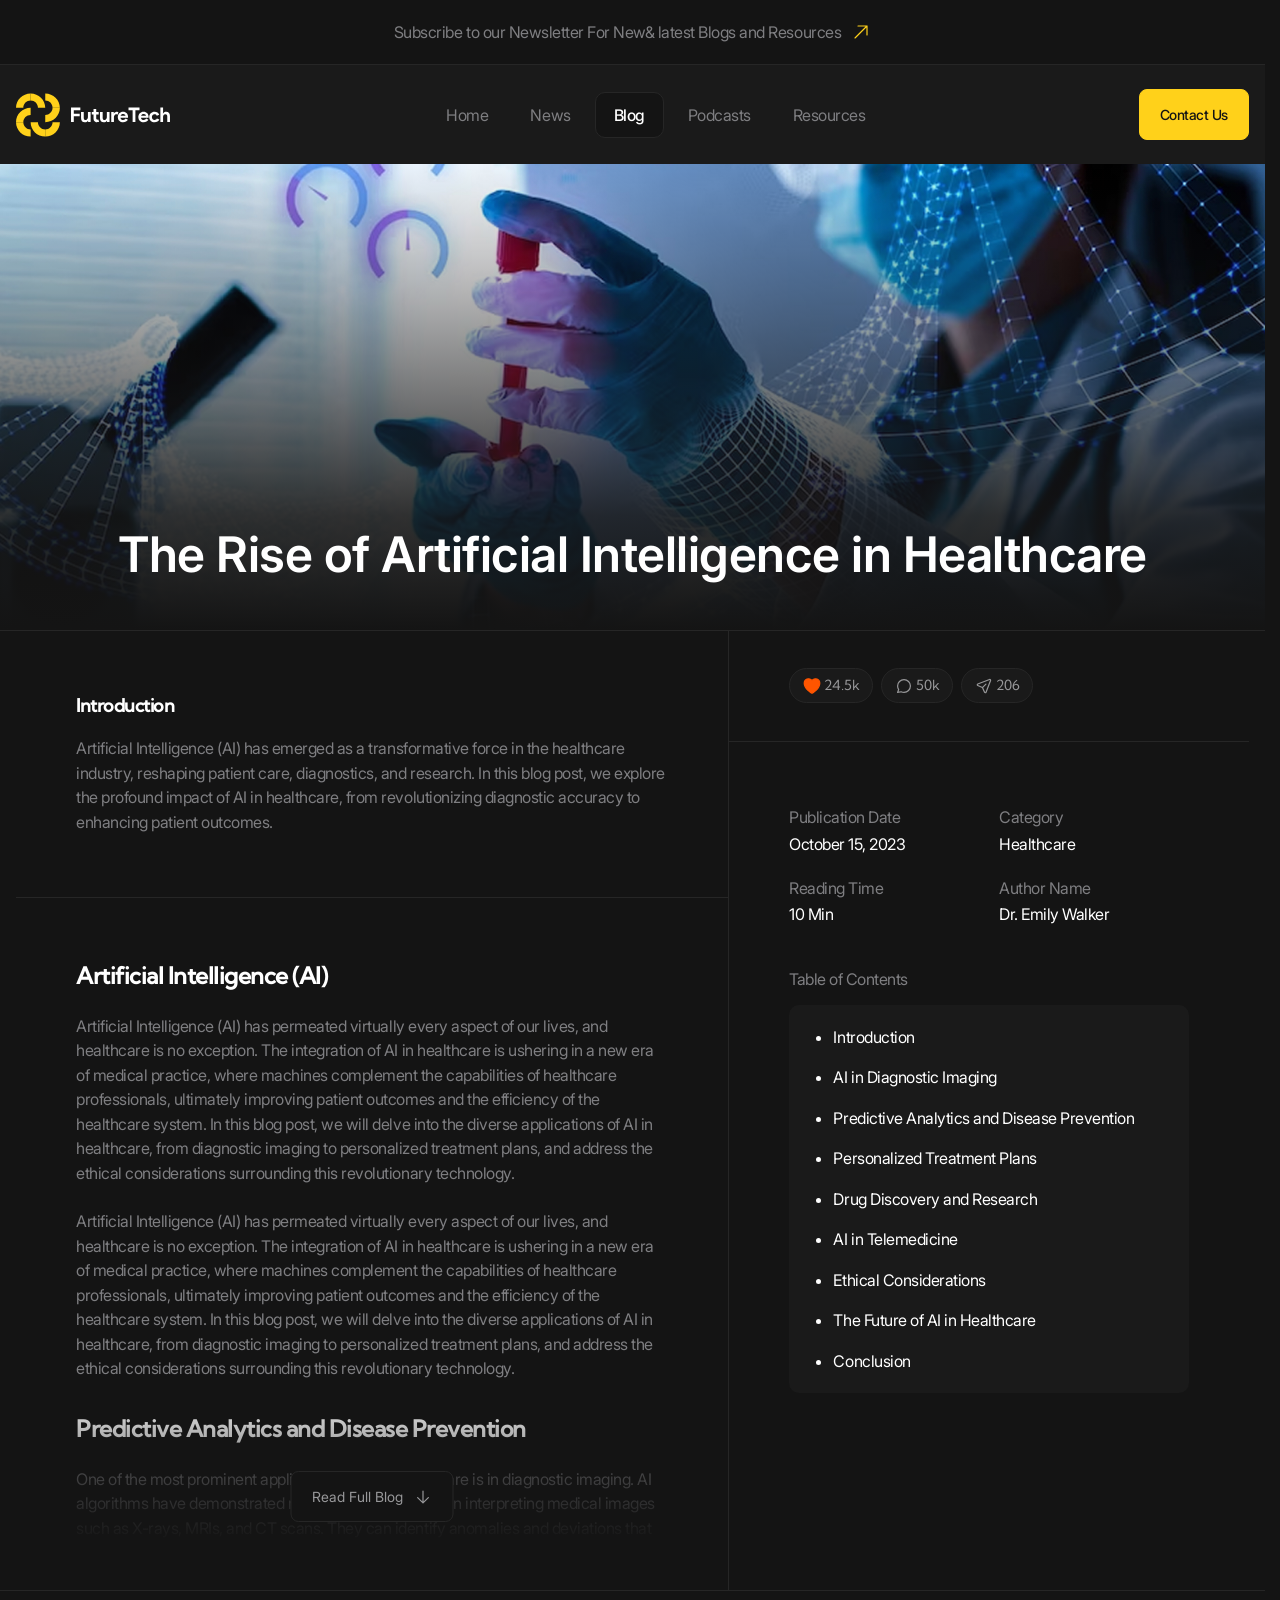
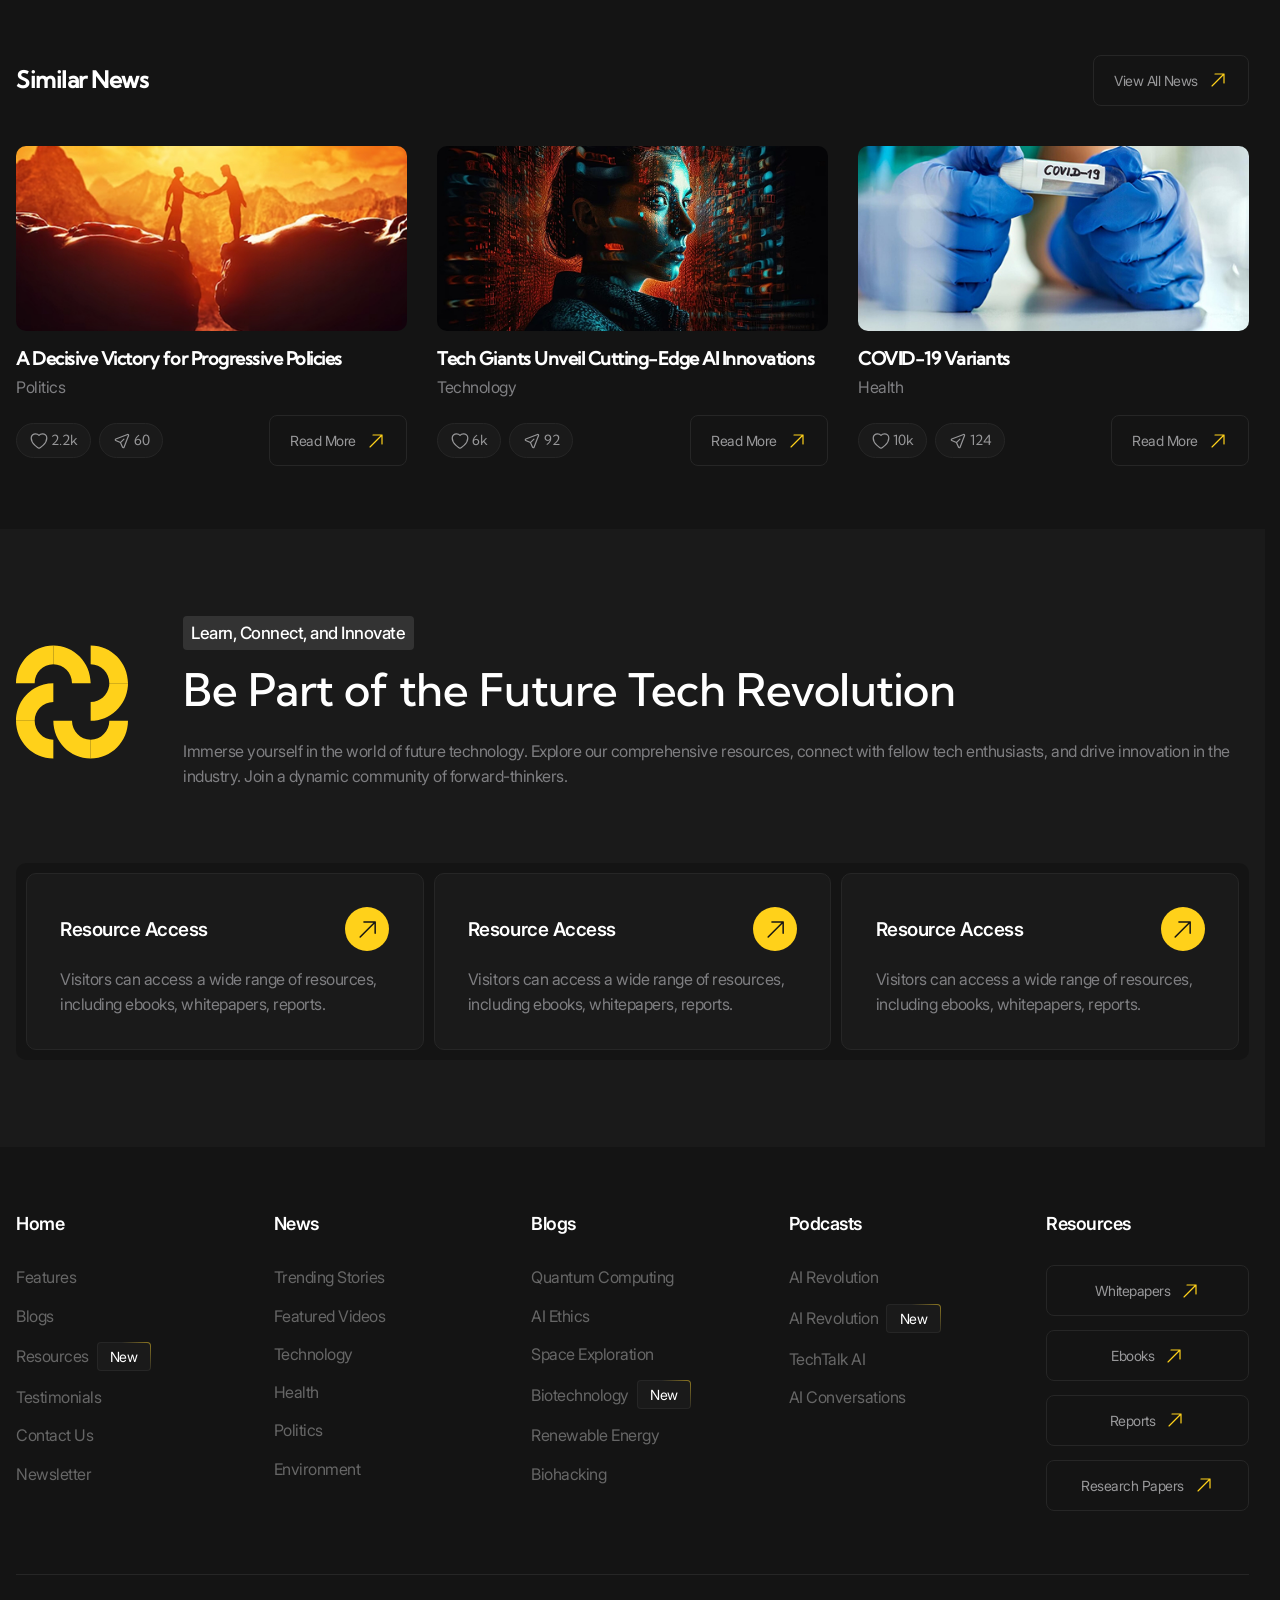
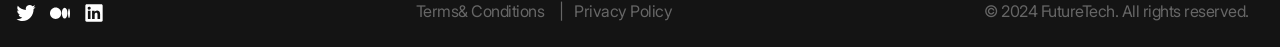
<file: blog.html>
<!DOCTYPE html>
<html lang="en">
  <head>
    <meta charset="UTF-8" />
    <meta
      name="viewport"
      content="width=device-width, user-scalable=no, initial-scale=1.0, maximum-scale=1.0, minimum-scale=1.0"
    />
    <title>Future Tech | Blog</title>
    <link rel="stylesheet" href="/styles/main.css" />
    <script src="/scripts/main.js" type="module" defer></script>
  </head>
  <body>
    <header class="header" data-js-header>
      <div class="header__promo">
        <div class="header__promo-inner container">
          <a class="header__promo-link" href="/"
            ><span class="icon icon--yellow-arrow"
              >Subscribe to our Newsletter For New& latest Blogs and
              Resources</span
            ></a
          >
        </div>
      </div>
      <div class="header__body">
        <div class="header__body-inner container">
          <a href="/" class="header__logo logo" title="Home" aria-label="Home"
            ><img
              class="logo__image"
              src="/images/logo.svg"
              alt=""
              width="179"
              height="50"
              loading="lazy"
          /></a>
          <div class="header__overlay" data-js-header-overlay>
            <nav class="header__menu">
              <ul class="header__menu-list">
                <li class="header__menu-item">
                  <a href="/index.html" class="header__menu-link">Home</a>
                </li>
                <li class="header__menu-item">
                  <a href="/news.html" class="header__menu-link">News</a>
                </li>
                <li class="header__menu-item">
                  <a href="/blog.html" class="header__menu-link is-active"
                    >Blog</a
                  >
                </li>
                <li class="header__menu-item">
                  <a href="/podcasts.html" class="header__menu-link"
                    >Podcasts</a
                  >
                </li>
                <li class="header__menu-item">
                  <a href="/resources.html" class="header__menu-link"
                    >Resources</a
                  >
                </li>
              </ul>
            </nav>
            <a
              class="header__contact-us-link button button--accent"
              href="/contacts.html"
              >Contact Us</a
            >
          </div>
          <button
            class="header__burger-button burger-button visible-mobile"
            type="button"
            aria-label="Open menu"
            title="Open menu"
            data-js-header-burger-button
          >
            <span class="burger-button__line"></span>
            <span class="burger-button__line"></span
            ><span class="burger-button__line"></span>
          </button>
        </div>
      </div>
    </header>

    <main>
      <section class="blog-details" aria-labelledby="blog-details-title">
        <header
          class="blog-details__banner"
          style="--bgImg: url('/images/blog-details/banner.jpg')"
        >
          <div class="blog-details__banner-inner container">
            <h1 class="blog-details__title" id="blog-details-title">
              The Rise of Artificial Intelligence in Healthcare
            </h1>
          </div>
        </header>
        <div class="blog-details__body">
          <div class="blog-details__body-inner container">
            <div class="blog-details__content">
              <div
                class="blog-details__intro full-vw-line full-vw-line-bottom full-vw-line-left"
              >
                <h2 class="h6">Introduction</h2>
                <p>
                  Artificial Intelligence (AI) has emerged as a transformative
                  force in the healthcare industry, reshaping patient care,
                  diagnostics, and research. In this blog post, we explore the
                  profound impact of AI in healthcare, from revolutionizing
                  diagnostic accuracy to enhancing patient outcomes.
                </p>
              </div>
              <div
                class="blog-details__main expandable-content"
                data-js-expandable-content
              >
                <h2 class="h4">Artificial Intelligence (AI)</h2>
                <p>
                  Artificial Intelligence (AI) has permeated virtually every
                  aspect of our lives, and healthcare is no exception. The
                  integration of AI in healthcare is ushering in a new era of
                  medical practice, where machines complement the capabilities
                  of healthcare professionals, ultimately improving patient
                  outcomes and the efficiency of the healthcare system. In this
                  blog post, we will delve into the diverse applications of AI
                  in healthcare, from diagnostic imaging to personalized
                  treatment plans, and address the ethical considerations
                  surrounding this revolutionary technology.
                </p>
                <p>
                  Artificial Intelligence (AI) has permeated virtually every
                  aspect of our lives, and healthcare is no exception. The
                  integration of AI in healthcare is ushering in a new era of
                  medical practice, where machines complement the capabilities
                  of healthcare professionals, ultimately improving patient
                  outcomes and the efficiency of the healthcare system. In this
                  blog post, we will delve into the diverse applications of AI
                  in healthcare, from diagnostic imaging to personalized
                  treatment plans, and address the ethical considerations
                  surrounding this revolutionary technology.
                </p>
                <h2 class="h4">Predictive Analytics and Disease Prevention</h2>
                <p>
                  One of the most prominent applications of AI in healthcare is
                  in diagnostic imaging. AI algorithms have demonstrated
                  remarkable proficiency in interpreting medical images such as
                  X-rays, MRIs, and CT scans. They can identify anomalies and
                  deviations that might be overlooked by the human eye. This is
                  particularly valuable in early disease detection. For
                  instance, AI can aid radiologists in detecting minute
                  irregularities in mammograms or identifying critical findings
                  in chest X-rays, potentially indicative of life-threatening
                  conditions.
                </p>
                <p>
                  One of the most prominent applications of AI in healthcare is
                  in diagnostic imaging. AI algorithms have demonstrated
                  remarkable proficiency in interpreting medical images such as
                  X-rays, MRIs, and CT scans. They can identify anomalies and
                  deviations that might be overlooked by the human eye. This is
                  particularly valuable in early disease detection. For
                  instance, AI can aid radiologists in detecting minute
                  irregularities in mammograms or identifying critical findings
                  in chest X-rays, potentially indicative of life-threatening
                  conditions.
                </p>
                <p>
                  One of the most prominent applications of AI in healthcare is
                  in diagnostic imaging. AI algorithms have demonstrated
                  remarkable proficiency in interpreting medical images such as
                  X-rays, MRIs, and CT scans. They can identify anomalies and
                  deviations that might be overlooked by the human eye. This is
                  particularly valuable in early disease detection. For
                  instance, AI can aid radiologists in detecting minute
                  irregularities in mammograms or identifying critical findings
                  in chest X-rays, potentially indicative of life-threatening
                  conditions.
                </p>
                <button
                  class="blog-details__read-full-button button expandable-content__button"
                  type="button"
                  data-js-expandable-content-button
                >
                  <span class="icon icon--gray-arrow-down">Read Full Blog</span>
                </button>
              </div>
            </div>
            <div class="blog-details__info">
              <div
                class="blog-details__actions blog-actions full-vw-line-bottom full-vw-line-right"
              >
                <ul class="blog-actions__list">
                  <li class="blog-actions__item">
                    <button
                      class="blog-actions__button is-active"
                      type="button"
                      aria-label="Like"
                      title="Like"
                    >
                      <span class="blog-actions__icon-wrapper"
                        ><svg
                          width="24"
                          height="25"
                          viewBox="0 0 24 25"
                          fill="none"
                          xmlns="http://www.w3.org/2000/svg"
                        >
                          <path
                            d="M11.645 21.4107L11.6384 21.4071L11.6158 21.3949C11.5965 21.3844 11.5689 21.3693 11.5336 21.3496C11.4629 21.3101 11.3612 21.2524 11.233 21.1769C10.9765 21.0261 10.6132 20.8039 10.1785 20.515C9.31074 19.9381 8.15122 19.0901 6.9886 18.0063C4.68781 15.8615 2.25 12.6751 2.25 8.75C2.25 5.82194 4.7136 3.5 7.6875 3.5C9.43638 3.5 11.0023 4.29909 12 5.5516C12.9977 4.29909 14.5636 3.5 16.3125 3.5C19.2864 3.5 21.75 5.82194 21.75 8.75C21.75 12.6751 19.3122 15.8615 17.0114 18.0063C15.8488 19.0901 14.6893 19.9381 13.8215 20.515C13.3868 20.8039 13.0235 21.0261 12.767 21.1769C12.6388 21.2524 12.5371 21.3101 12.4664 21.3496C12.4311 21.3693 12.4035 21.3844 12.3842 21.3949L12.3616 21.4071L12.355 21.4107L12.3523 21.4121C12.1323 21.5289 11.8677 21.5289 11.6477 21.4121L11.645 21.4107Z"
                            stroke="#666666"
                            stroke-width="1.5"
                            stroke-linejoin="round"
                          />
                        </svg>
                      </span>
                      <span>24.5k</span>
                    </button>
                  </li>
                  <li class="blog-actions__item">
                    <button
                      class="blog-actions__button"
                      type="button"
                      aria-label="Views"
                      title="Views"
                    >
                      <span class="blog-actions__icon-wrapper"
                        ><svg
                          width="24"
                          height="25"
                          viewBox="0 0 24 25"
                          fill="none"
                          xmlns="http://www.w3.org/2000/svg"
                        >
                          <path
                            d="M8.48581 19.6888C9.54657 20.2083 10.7392 20.5 12 20.5C16.4183 20.5 20 16.9183 20 12.5C20 8.08172 16.4183 4.5 12 4.5C7.58172 4.5 4 8.08172 4 12.5C4 14.1401 4.49356 15.665 5.34026 16.9341M8.48581 19.6888L4 20.5L5.34026 16.9341M8.48581 19.6888L8.49231 19.6877M5.34026 16.9341L5.34154 16.9308"
                            stroke="#666666"
                            stroke-width="1.5"
                            stroke-linecap="round"
                            stroke-linejoin="round"
                          />
                        </svg>
                      </span>
                      <span>50k</span>
                    </button>
                  </li>
                  <li class="blog-actions__item">
                    <button
                      class="blog-actions__button"
                      type="button"
                      aria-label="Share"
                      title="Share"
                    >
                      <span class="blog-actions__icon-wrapper"
                        ><svg
                          width="24"
                          height="25"
                          viewBox="0 0 24 25"
                          fill="none"
                          xmlns="http://www.w3.org/2000/svg"
                        >
                          <path
                            d="M10.0384 14.4616L4.1719 11.7951C3.36454 11.4281 3.39898 10.2697 4.22673 9.95134L18.8999 4.30781C19.7087 3.99675 20.5033 4.79139 20.1922 5.60013L14.5487 20.2733C14.2303 21.1011 13.072 21.1355 12.705 20.3281L10.0384 14.4616ZM10.0384 14.4616L14.4231 10.077"
                            stroke="#666666"
                            stroke-width="1.5"
                            stroke-linecap="round"
                            stroke-linejoin="round"
                          />
                        </svg>
                      </span>
                      <span>206</span>
                    </button>
                  </li>
                </ul>
              </div>
              <div class="blog-details__summary summary summary--2-cols">
                <dl class="summary__list">
                  <div class="summary__item">
                    <dt class="key">Publication Date</dt>
                    <dd class="summary__value">
                      <time datetime="2023-10-15">October 15, 2023</time>
                    </dd>
                  </div>
                  <div class="summary__item">
                    <dt class="key">Category</dt>
                    <dd class="summary__value">Healthcare</dd>
                  </div>
                  <div class="summary__item">
                    <dt class="key">Reading Time</dt>
                    <dd class="summary__value">10 Min</dd>
                  </div>
                  <div class="summary__item">
                    <dt class="key">Author Name</dt>
                    <dd class="summary__value">Dr. Emily Walker</dd>
                  </div>
                  <div
                    class="summary__item summary__item--2-cols summary__item--wide"
                  >
                    <dt class="key">Table of Contents</dt>
                    <dd class="summary__value">
                      <div class="table-of-contents">
                        <ul class="table-of-contents__list">
                          <li class="table-of-contents__item">Introduction</li>
                          <li class="table-of-contents__item">
                            AI in Diagnostic Imaging
                          </li>
                          <li class="table-of-contents__item">
                            Predictive Analytics and Disease Prevention
                          </li>
                          <li class="table-of-contents__item">
                            Personalized Treatment Plans
                          </li>
                          <li class="table-of-contents__item">
                            Drug Discovery and Research
                          </li>
                          <li class="table-of-contents__item">
                            AI in Telemedicine
                          </li>
                          <li class="table-of-contents__item">
                            Ethical Considerations
                          </li>
                          <li class="table-of-contents__item">
                            The Future of AI in Healthcare
                          </li>
                          <li class="table-of-contents__item">Conclusion</li>
                        </ul>
                      </div>
                    </dd>
                  </div>
                </dl>
              </div>
            </div>
          </div>
        </div>
        <div class="blog-details__news news container">
          <header class="news__header">
            <h2 class="news__title h4">Similar News</h2>
            <a class="news__link button" href="/"
              ><span class="icon icon--yellow-arrow">View All News</span></a
            >
          </header>
          <ul class="news__list">
            <li class="news__item">
              <acticle class="news-card"
                ><img
                  class="news-card__image"
                  src="/images/news/2.jpg"
                  alt=""
                  width="515"
                  height="222"
                />
                <div class="news-card__body">
                  <h2 class="news-card__title h6">
                    A Decisive Victory for Progressive Policies
                  </h2>
                  <div class="news-card__description">
                    <p>Politics</p>
                  </div>
                </div>

                <div class="news-card__controls">
                  <div class="news-card__actions blog-actions">
                    <ul class="blog-actions__list">
                      <li class="blog-actions__item">
                        <button
                          class="blog-actions__button"
                          type="button"
                          aria-label="Like"
                          title="Like"
                        >
                          <span class="blog-actions__icon-wrapper"
                            ><svg
                              width="24"
                              height="25"
                              viewBox="0 0 24 25"
                              fill="none"
                              xmlns="http://www.w3.org/2000/svg"
                            >
                              <path
                                d="M11.645 21.4107L11.6384 21.4071L11.6158 21.3949C11.5965 21.3844 11.5689 21.3693 11.5336 21.3496C11.4629 21.3101 11.3612 21.2524 11.233 21.1769C10.9765 21.0261 10.6132 20.8039 10.1785 20.515C9.31074 19.9381 8.15122 19.0901 6.9886 18.0063C4.68781 15.8615 2.25 12.6751 2.25 8.75C2.25 5.82194 4.7136 3.5 7.6875 3.5C9.43638 3.5 11.0023 4.29909 12 5.5516C12.9977 4.29909 14.5636 3.5 16.3125 3.5C19.2864 3.5 21.75 5.82194 21.75 8.75C21.75 12.6751 19.3122 15.8615 17.0114 18.0063C15.8488 19.0901 14.6893 19.9381 13.8215 20.515C13.3868 20.8039 13.0235 21.0261 12.767 21.1769C12.6388 21.2524 12.5371 21.3101 12.4664 21.3496C12.4311 21.3693 12.4035 21.3844 12.3842 21.3949L12.3616 21.4071L12.355 21.4107L12.3523 21.4121C12.1323 21.5289 11.8677 21.5289 11.6477 21.4121L11.645 21.4107Z"
                                stroke="#666666"
                                stroke-width="1.5"
                                stroke-linejoin="round"
                              />
                            </svg>
                          </span>
                          <span>2.2k</span>
                        </button>
                      </li>

                      <li class="blog-actions__item">
                        <button
                          class="blog-actions__button"
                          type="button"
                          aria-label="Share"
                          title="Share"
                        >
                          <span class="blog-actions__icon-wrapper"
                            ><svg
                              width="24"
                              height="25"
                              viewBox="0 0 24 25"
                              fill="none"
                              xmlns="http://www.w3.org/2000/svg"
                            >
                              <path
                                d="M10.0384 14.4616L4.1719 11.7951C3.36454 11.4281 3.39898 10.2697 4.22673 9.95134L18.8999 4.30781C19.7087 3.99675 20.5033 4.79139 20.1922 5.60013L14.5487 20.2733C14.2303 21.1011 13.072 21.1355 12.705 20.3281L10.0384 14.4616ZM10.0384 14.4616L14.4231 10.077"
                                stroke="#666666"
                                stroke-width="1.5"
                                stroke-linecap="round"
                                stroke-linejoin="round"
                              />
                            </svg>
                          </span>
                          <span>60</span>
                        </button>
                      </li>
                    </ul>
                  </div>
                  <a class="news-card-link button" href="/"
                    ><span class="icon icon--yellow-arrow">Read More</span></a
                  >
                </div>
              </acticle>
            </li>

            <li class="news__item">
              <acticle class="news-card"
                ><img
                  class="news-card__image"
                  src="/images/news/3.jpg"
                  alt=""
                  width="515"
                  height="222"
                />
                <div class="news-card__body">
                  <h2 class="news-card__title h6">
                    Tech Giants Unveil Cutting-Edge AI Innovations
                  </h2>
                  <div class="news-card__description">
                    <p>Technology</p>
                  </div>
                </div>

                <div class="news-card__controls">
                  <div class="news-card__actions blog-actions">
                    <ul class="blog-actions__list">
                      <li class="blog-actions__item">
                        <button
                          class="blog-actions__button"
                          type="button"
                          aria-label="Like"
                          title="Like"
                        >
                          <span class="blog-actions__icon-wrapper"
                            ><svg
                              width="24"
                              height="25"
                              viewBox="0 0 24 25"
                              fill="none"
                              xmlns="http://www.w3.org/2000/svg"
                            >
                              <path
                                d="M11.645 21.4107L11.6384 21.4071L11.6158 21.3949C11.5965 21.3844 11.5689 21.3693 11.5336 21.3496C11.4629 21.3101 11.3612 21.2524 11.233 21.1769C10.9765 21.0261 10.6132 20.8039 10.1785 20.515C9.31074 19.9381 8.15122 19.0901 6.9886 18.0063C4.68781 15.8615 2.25 12.6751 2.25 8.75C2.25 5.82194 4.7136 3.5 7.6875 3.5C9.43638 3.5 11.0023 4.29909 12 5.5516C12.9977 4.29909 14.5636 3.5 16.3125 3.5C19.2864 3.5 21.75 5.82194 21.75 8.75C21.75 12.6751 19.3122 15.8615 17.0114 18.0063C15.8488 19.0901 14.6893 19.9381 13.8215 20.515C13.3868 20.8039 13.0235 21.0261 12.767 21.1769C12.6388 21.2524 12.5371 21.3101 12.4664 21.3496C12.4311 21.3693 12.4035 21.3844 12.3842 21.3949L12.3616 21.4071L12.355 21.4107L12.3523 21.4121C12.1323 21.5289 11.8677 21.5289 11.6477 21.4121L11.645 21.4107Z"
                                stroke="#666666"
                                stroke-width="1.5"
                                stroke-linejoin="round"
                              />
                            </svg>
                          </span>
                          <span>6k</span>
                        </button>
                      </li>

                      <li class="blog-actions__item">
                        <button
                          class="blog-actions__button"
                          type="button"
                          aria-label="Share"
                          title="Share"
                        >
                          <span class="blog-actions__icon-wrapper"
                            ><svg
                              width="24"
                              height="25"
                              viewBox="0 0 24 25"
                              fill="none"
                              xmlns="http://www.w3.org/2000/svg"
                            >
                              <path
                                d="M10.0384 14.4616L4.1719 11.7951C3.36454 11.4281 3.39898 10.2697 4.22673 9.95134L18.8999 4.30781C19.7087 3.99675 20.5033 4.79139 20.1922 5.60013L14.5487 20.2733C14.2303 21.1011 13.072 21.1355 12.705 20.3281L10.0384 14.4616ZM10.0384 14.4616L14.4231 10.077"
                                stroke="#666666"
                                stroke-width="1.5"
                                stroke-linecap="round"
                                stroke-linejoin="round"
                              />
                            </svg>
                          </span>
                          <span>92</span>
                        </button>
                      </li>
                    </ul>
                  </div>
                  <a class="news-card-link button" href="/"
                    ><span class="icon icon--yellow-arrow">Read More</span></a
                  >
                </div>
              </acticle>
            </li>
            <li class="news__item">
              <acticle class="news-card"
                ><img
                  class="news-card__image"
                  src="/images/news/4.jpg"
                  alt=""
                  width="515"
                  height="222"
                />
                <div class="news-card__body">
                  <h2 class="news-card__title h6">COVID-19 Variants</h2>
                  <div class="news-card__description">
                    <p>Health</p>
                  </div>
                </div>

                <div class="news-card__controls">
                  <div class="news-card__actions blog-actions">
                    <ul class="blog-actions__list">
                      <li class="blog-actions__item">
                        <button
                          class="blog-actions__button"
                          type="button"
                          aria-label="Like"
                          title="Like"
                        >
                          <span class="blog-actions__icon-wrapper"
                            ><svg
                              width="24"
                              height="25"
                              viewBox="0 0 24 25"
                              fill="none"
                              xmlns="http://www.w3.org/2000/svg"
                            >
                              <path
                                d="M11.645 21.4107L11.6384 21.4071L11.6158 21.3949C11.5965 21.3844 11.5689 21.3693 11.5336 21.3496C11.4629 21.3101 11.3612 21.2524 11.233 21.1769C10.9765 21.0261 10.6132 20.8039 10.1785 20.515C9.31074 19.9381 8.15122 19.0901 6.9886 18.0063C4.68781 15.8615 2.25 12.6751 2.25 8.75C2.25 5.82194 4.7136 3.5 7.6875 3.5C9.43638 3.5 11.0023 4.29909 12 5.5516C12.9977 4.29909 14.5636 3.5 16.3125 3.5C19.2864 3.5 21.75 5.82194 21.75 8.75C21.75 12.6751 19.3122 15.8615 17.0114 18.0063C15.8488 19.0901 14.6893 19.9381 13.8215 20.515C13.3868 20.8039 13.0235 21.0261 12.767 21.1769C12.6388 21.2524 12.5371 21.3101 12.4664 21.3496C12.4311 21.3693 12.4035 21.3844 12.3842 21.3949L12.3616 21.4071L12.355 21.4107L12.3523 21.4121C12.1323 21.5289 11.8677 21.5289 11.6477 21.4121L11.645 21.4107Z"
                                stroke="#666666"
                                stroke-width="1.5"
                                stroke-linejoin="round"
                              />
                            </svg>
                          </span>
                          <span>10k</span>
                        </button>
                      </li>

                      <li class="blog-actions__item">
                        <button
                          class="blog-actions__button"
                          type="button"
                          aria-label="Share"
                          title="Share"
                        >
                          <span class="blog-actions__icon-wrapper"
                            ><svg
                              width="24"
                              height="25"
                              viewBox="0 0 24 25"
                              fill="none"
                              xmlns="http://www.w3.org/2000/svg"
                            >
                              <path
                                d="M10.0384 14.4616L4.1719 11.7951C3.36454 11.4281 3.39898 10.2697 4.22673 9.95134L18.8999 4.30781C19.7087 3.99675 20.5033 4.79139 20.1922 5.60013L14.5487 20.2733C14.2303 21.1011 13.072 21.1355 12.705 20.3281L10.0384 14.4616ZM10.0384 14.4616L14.4231 10.077"
                                stroke="#666666"
                                stroke-width="1.5"
                                stroke-linecap="round"
                                stroke-linejoin="round"
                              />
                            </svg>
                          </span>
                          <span>124</span>
                        </button>
                      </li>
                    </ul>
                  </div>
                  <a class="news-card-link button" href="/"
                    ><span class="icon icon--yellow-arrow">Read More</span></a
                  >
                </div>
              </acticle>
            </li>
          </ul>
        </div>
      </section>

      <section class="about" aria-labelledby="about-title">
        <div class="about__inner container">
          <header class="about__header">
            <img
              class="about__icon"
              src="/images/about/icon.svg"
              alt=""
              width="150"
              height="150"
            />

            <div class="about__info">
              <p class="about__subtitle tag">Learn, Connect, and Innovate</p>
              <h2 class="about__title" id="about-title">
                Be Part of the Future Tech Revolution
              </h2>
            </div>

            <div class="about__description">
              <p>
                Immerse yourself in the world of future technology. Explore our
                comprehensive resources, connect with fellow tech enthusiasts,
                and drive innovation in the industry. Join a dynamic community
                of forward-thinkers.
              </p>
            </div>
          </header>
          <ul class="about__list">
            <li class="about__item">
              <a class="about-card tile" href="/"
                ><h3 class="about-card__title circle-icon">Resource Access</h3>
                <div class="about-card__description">
                  <p>
                    Visitors can access a wide range of resources, including
                    ebooks, whitepapers, reports.
                  </p>
                </div>
              </a>
            </li>
            <li class="about__item">
              <a class="about-card tile" href="/"
                ><h3 class="about-card__title circle-icon">Resource Access</h3>
                <div class="about-card__description">
                  <p>
                    Visitors can access a wide range of resources, including
                    ebooks, whitepapers, reports.
                  </p>
                </div>
              </a>
            </li>
            <li class="about__item">
              <a class="about-card tile" href="/"
                ><h3 class="about-card__title circle-icon">Resource Access</h3>
                <div class="about-card__description">
                  <p>
                    Visitors can access a wide range of resources, including
                    ebooks, whitepapers, reports.
                  </p>
                </div>
              </a>
            </li>
          </ul>
        </div>
      </section>
    </main>

    <footer class="footer">
      <div class="footer__inner container">
        <div class="footer__body">
          <nav class="footer__menu">
            <div class="footer__menu-column">
              <a class="footer__menu-main-link h6" href="/">Home</a>
              <ul class="footer__menu-list">
                <li class="footer__menu-item">
                  <a class="footer__menu-link" href="/">Features</a>
                </li>
                <li class="footer__menu-item">
                  <a class="footer__menu-link" href="/">Blogs</a>
                </li>
                <li class="footer__menu-item">
                  <a class="footer__menu-link" href="/">Resources</a>
                  <span class="badge">New</span>
                </li>
                <li class="footer__menu-item">
                  <a class="footer__menu-link" href="/">Testimonials</a>
                </li>
                <li class="footer__menu-item">
                  <a class="footer__menu-link" href="/">Contact Us</a>
                </li>
                <li class="footer__menu-item">
                  <a class="footer__menu-link" href="/">Newsletter</a>
                </li>
              </ul>
            </div>
            <div class="footer__menu-column">
              <a class="footer__menu-main-link h6" href="/">News</a>
              <ul class="footer__menu-list">
                <li class="footer__menu-item">
                  <a class="footer__menu-link" href="/">Trending Stories</a>
                </li>
                <li class="footer__menu-item">
                  <a class="footer__menu-link" href="/">Featured Videos</a>
                </li>
                <li class="footer__menu-item">
                  <a class="footer__menu-link" href="/">Technology</a>
                </li>
                <li class="footer__menu-item">
                  <a class="footer__menu-link" href="/">Health</a>
                </li>
                <li class="footer__menu-item">
                  <a class="footer__menu-link" href="/">Politics</a>
                </li>
                <li class="footer__menu-item">
                  <a class="footer__menu-link" href="/">Environment</a>
                </li>
              </ul>
            </div>
            <div class="footer__menu-column">
              <a class="footer__menu-main-link h6" href="/">Blogs</a>
              <ul class="footer__menu-list">
                <li class="footer__menu-item">
                  <a class="footer__menu-link" href="/">Quantum Computing</a>
                </li>
                <li class="footer__menu-item">
                  <a class="footer__menu-link" href="/">AI Ethics</a>
                </li>
                <li class="footer__menu-item">
                  <a class="footer__menu-link" href="/">Space Exploration</a>
                </li>
                <li class="footer__menu-item">
                  <a class="footer__menu-link" href="/">Biotechnology</a>
                  <span class="badge">New</span>
                </li>
                <li class="footer__menu-item">
                  <a class="footer__menu-link" href="/">Renewable Energy</a>
                </li>
                <li class="footer__menu-item">
                  <a class="footer__menu-link" href="/">Biohacking</a>
                </li>
              </ul>
            </div>
            <div class="footer__menu-column">
              <a class="footer__menu-main-link h6" href="/">Podcasts</a>
              <ul class="footer__menu-list">
                <li class="footer__menu-item">
                  <a class="footer__menu-link" href="/">AI Revolution</a>
                </li>
                <li class="footer__menu-item">
                  <a class="footer__menu-link" href="/">AI Revolution</a>
                  <span class="badge">New</span>
                </li>
                <li class="footer__menu-item">
                  <a class="footer__menu-link" href="/">TechTalk AI</a>
                </li>
                <li class="footer__menu-item">
                  <a class="footer__menu-link" href="/">AI Conversations</a>
                </li>
              </ul>
            </div>
            <div class="footer__menu-column">
              <a class="footer__menu-main-link h6" href="/">Resources</a>
              <ul class="footer__menu-list">
                <li class="footer__menu-item button">
                  <a class="footer__menu-link" href="/"
                    ><span class="icon icon--yellow-arrow">Whitepapers</span></a
                  >
                </li>
                <li class="footer__menu-item button">
                  <a class="footer__menu-link" href="/">
                    <span class="icon icon--yellow-arrow">Ebooks</span>
                  </a>
                </li>
                <li class="footer__menu-item button">
                  <a class="footer__menu-link" href="/">
                    <span class="icon icon--yellow-arrow">Reports</span>
                  </a>
                </li>
                <li class="footer__menu-item button">
                  <a class="footer__menu-link" href="/">
                    <span class="icon icon--yellow-arrow">Research Papers</span>
                  </a>
                </li>
              </ul>
            </div>
          </nav>
        </div>
        <div class="footer__extra">
          <div class="footer__extra-menu">
            <ul class="footer__extra-menu-list">
              <li class="footer__extra-menu-item">
                <a class="footer__extra-menu-link" href="/"
                  >Terms& Conditions</a
                >
              </li>
              <li class="footer__extra-menu-item">
                <a class="footer__extra-menu-link" href="/">Privacy Policy</a>
              </li>
            </ul>
          </div>

          <div class="footer__soc1als soc1als">
            <ul class="soc1als__list">
              <li class="soc1als__item">
                <a
                  class="soc1als__link"
                  href="/"
                  target="_blank"
                  aria-label="Twitter"
                  title="Twitter"
                  ><svg
                    width="24"
                    height="24"
                    viewBox="0 0 24 24"
                    fill="none"
                    xmlns="http://www.w3.org/2000/svg"
                  >
                    <path
                      d="M21.0571 7.18114C21.0664 7.39235 21.0664 7.59395 21.0664 7.80515C21.0756 14.2084 16.3712 21.6004 7.76793 21.6004C5.23048 21.6004 2.73933 20.842 0.600098 19.4212C0.970528 19.4692 1.34096 19.4884 1.71139 19.4884C3.81358 19.4884 5.86021 18.7588 7.51789 17.4052C5.51756 17.3668 3.75802 16.0132 3.14681 14.0356C3.85063 14.1796 4.57296 14.1508 5.25826 13.9492C3.08198 13.5076 1.51691 11.5204 1.50765 9.20675C1.50765 9.18755 1.50765 9.16835 1.50765 9.14915C2.15591 9.52355 2.88751 9.73475 3.62837 9.75395C1.58174 8.33315 0.942746 5.50114 2.18369 3.28353C4.5637 6.31714 8.06427 8.15075 11.8241 8.35235C11.4445 6.67234 11.9631 4.90594 13.1762 3.71553C15.0561 1.88193 18.0196 1.97793 19.7977 3.92673C20.8441 3.71553 21.8535 3.31233 22.7704 2.74593C22.4185 3.86913 21.6869 4.81954 20.7145 5.42434C21.6406 5.30914 22.5481 5.04994 23.4001 4.66594C22.7704 5.64514 21.9739 6.48994 21.0571 7.18114Z"
                      fill="white"
                    />
                  </svg>
                </a>
              </li>
              <li class="soc1als__item">
                <a
                  class="soc1als__link"
                  href="/"
                  target="_blank"
                  aria-label="Medium"
                  title="Medium"
                  ><svg
                    width="24"
                    height="24"
                    viewBox="0 0 24 24"
                    fill="none"
                    xmlns="http://www.w3.org/2000/svg"
                  >
                    <path
                      d="M13.5374 12.2281C13.5374 15.9988 10.5069 19.0556 6.76883 19.0556C3.03073 19.0556 0 15.9981 0 12.2281C0 8.45806 3.0305 5.40039 6.76883 5.40039C10.5072 5.40039 13.5374 8.45737 13.5374 12.2281Z"
                      fill="white"
                    />
                    <path
                      d="M20.9627 12.2285C20.9627 15.7778 19.4474 18.6563 17.5783 18.6563C15.7091 18.6563 14.1938 15.7778 14.1938 12.2285C14.1938 8.67922 15.7089 5.80078 17.578 5.80078C19.4472 5.80078 20.9625 8.67829 20.9625 12.2285"
                      fill="white"
                    />
                    <path
                      d="M24 12.228C24 15.4073 23.4672 17.9862 22.8097 17.9862C22.1522 17.9862 21.6196 15.408 21.6196 12.228C21.6196 9.04797 22.1525 6.46973 22.8097 6.46973C23.467 6.46973 24 9.04774 24 12.228Z"
                      fill="white"
                    />
                  </svg>
                </a>
              </li>
              <li class="soc1als__item">
                <a
                  class="soc1als__link"
                  href="/"
                  target="_blank"
                  aria-label="LinkedIn"
                  title="LinkedIn"
                  ><svg
                    width="24"
                    height="24"
                    viewBox="0 0 24 24"
                    fill="none"
                    xmlns="http://www.w3.org/2000/svg"
                  >
                    <path
                      d="M20.8647 1.59961H3.13554C2.72832 1.59961 2.33777 1.76138 2.04982 2.04933C1.76187 2.33728 1.6001 2.72783 1.6001 3.13505V20.8642C1.6001 21.2714 1.76187 21.6619 2.04982 21.9499C2.33777 22.2378 2.72832 22.3996 3.13554 22.3996H20.8647C21.2719 22.3996 21.6624 22.2378 21.9504 21.9499C22.2383 21.6619 22.4001 21.2714 22.4001 20.8642V3.13505C22.4001 2.72783 22.2383 2.33728 21.9504 2.04933C21.6624 1.76138 21.2719 1.59961 20.8647 1.59961ZM7.79965 19.3186H4.67243V9.38516H7.79965V19.3186ZM6.23388 8.00861C5.87915 8.00661 5.53296 7.89958 5.239 7.70102C4.94504 7.50246 4.71649 7.22127 4.58219 6.89294C4.44789 6.56461 4.41386 6.20386 4.48439 5.8562C4.55492 5.50855 4.72686 5.18958 4.9785 4.93955C5.23014 4.68952 5.5502 4.51964 5.8983 4.45134C6.2464 4.38304 6.60693 4.41939 6.93439 4.5558C7.26185 4.6922 7.54156 4.92255 7.73823 5.21778C7.9349 5.51301 8.03971 5.85988 8.03943 6.21461C8.04278 6.45211 7.99827 6.68784 7.90857 6.90777C7.81887 7.1277 7.68582 7.32732 7.51733 7.49473C7.34884 7.66215 7.14837 7.79392 6.92787 7.88221C6.70736 7.97049 6.47134 8.01348 6.23388 8.00861ZM19.3263 19.3273H16.2005V13.9005C16.2005 12.3001 15.5202 11.8061 14.642 11.8061C13.7147 11.8061 12.8047 12.5052 12.8047 13.9409V19.3273H9.67743V9.39239H12.6848V10.7689H12.7252C13.0271 10.1579 14.0844 9.11361 15.6979 9.11361C17.4428 9.11361 19.3278 10.1493 19.3278 13.1826L19.3263 19.3273Z"
                      fill="white"
                    />
                  </svg>
                </a>
              </li>
            </ul>
          </div>
          <p class="footer__copyright">
            © <time datetime="2024">2024</time> FutureTech. All rights reserved.
          </p>
        </div>
      </div>
    </footer>
  </body>
</html>
</file>
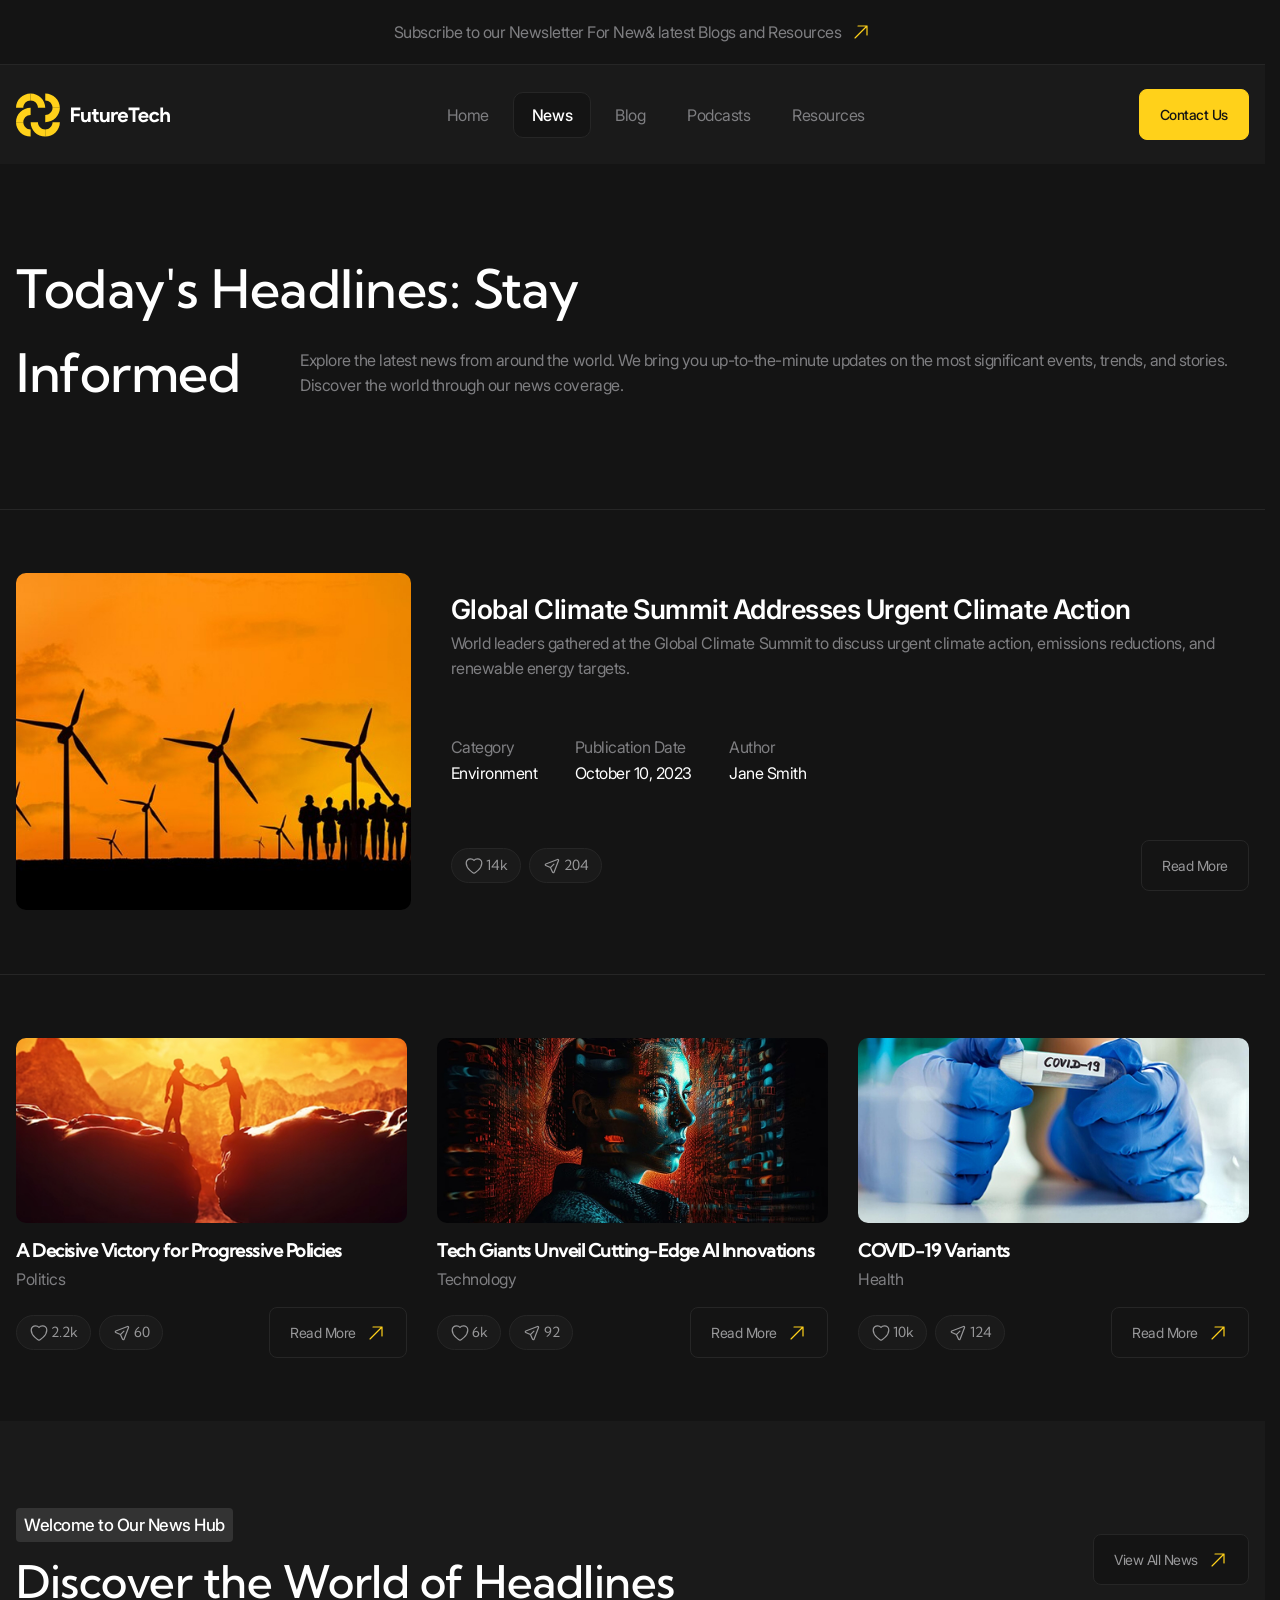
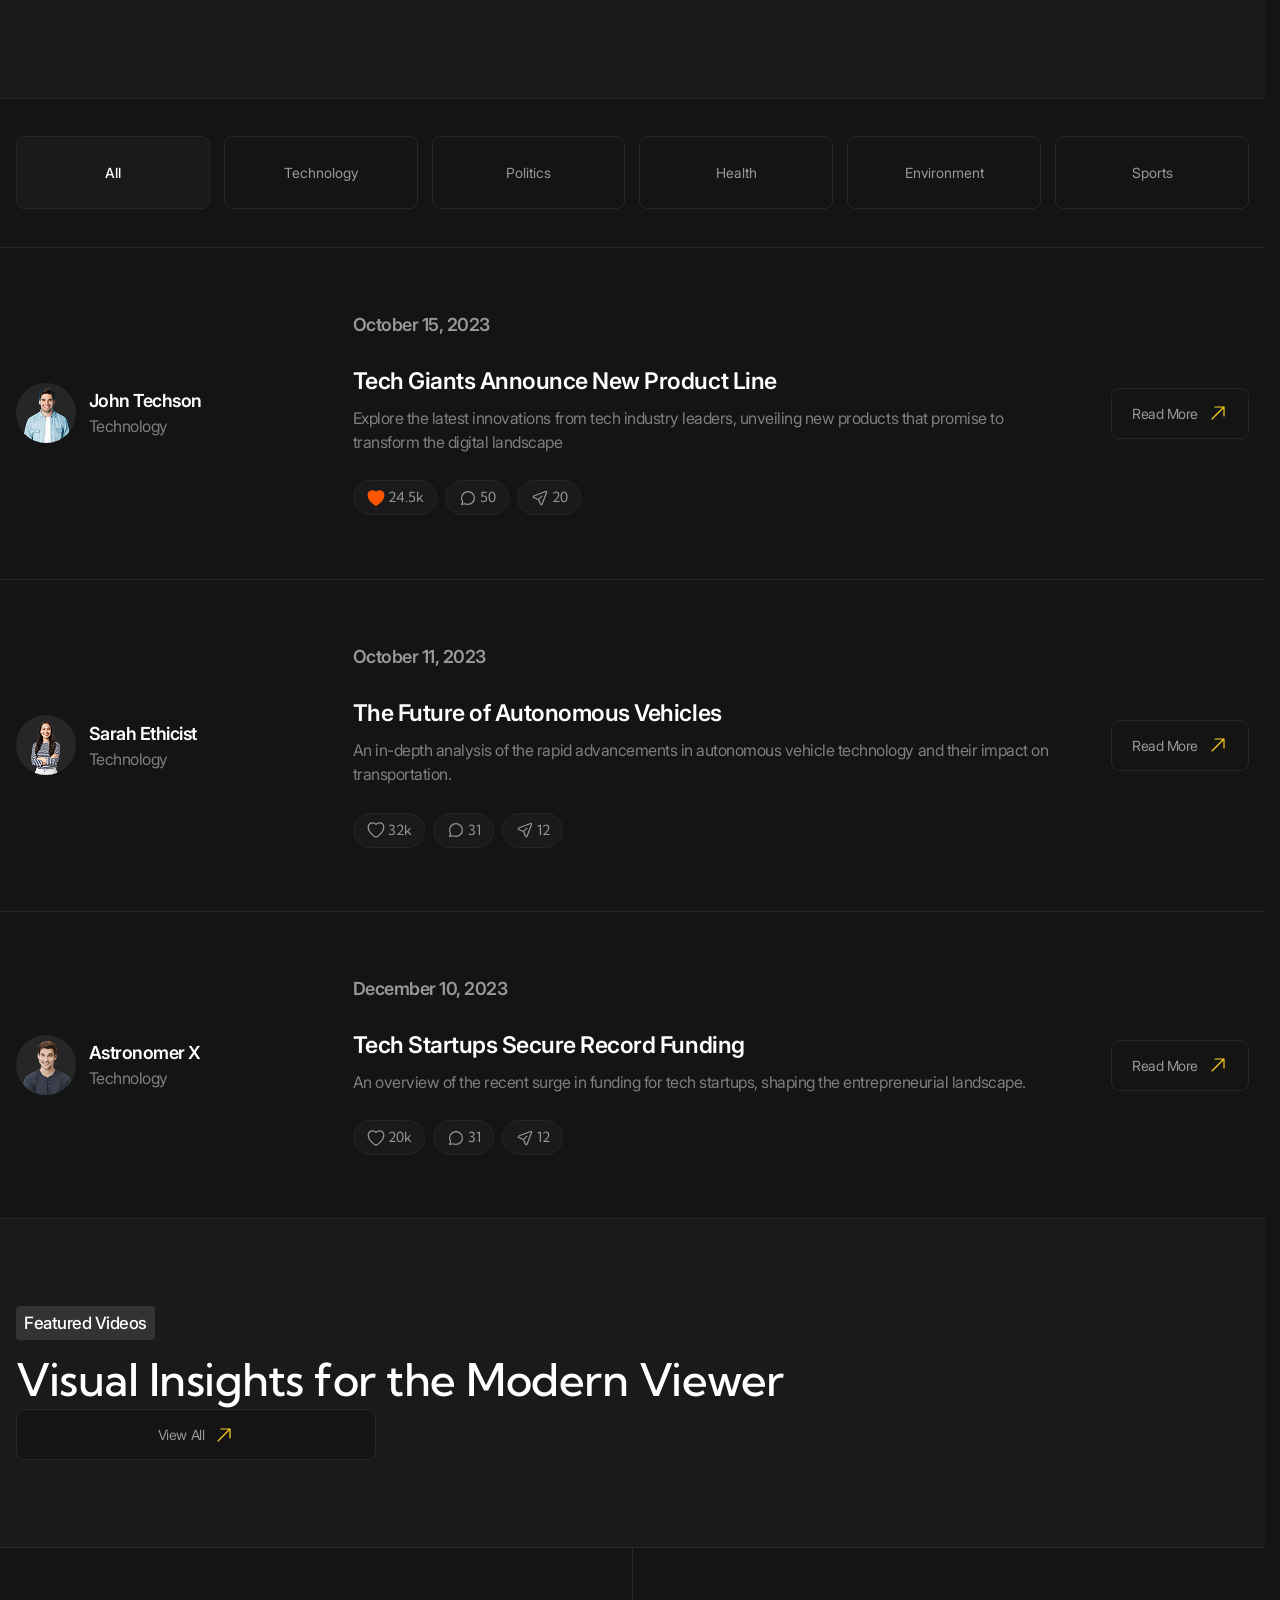
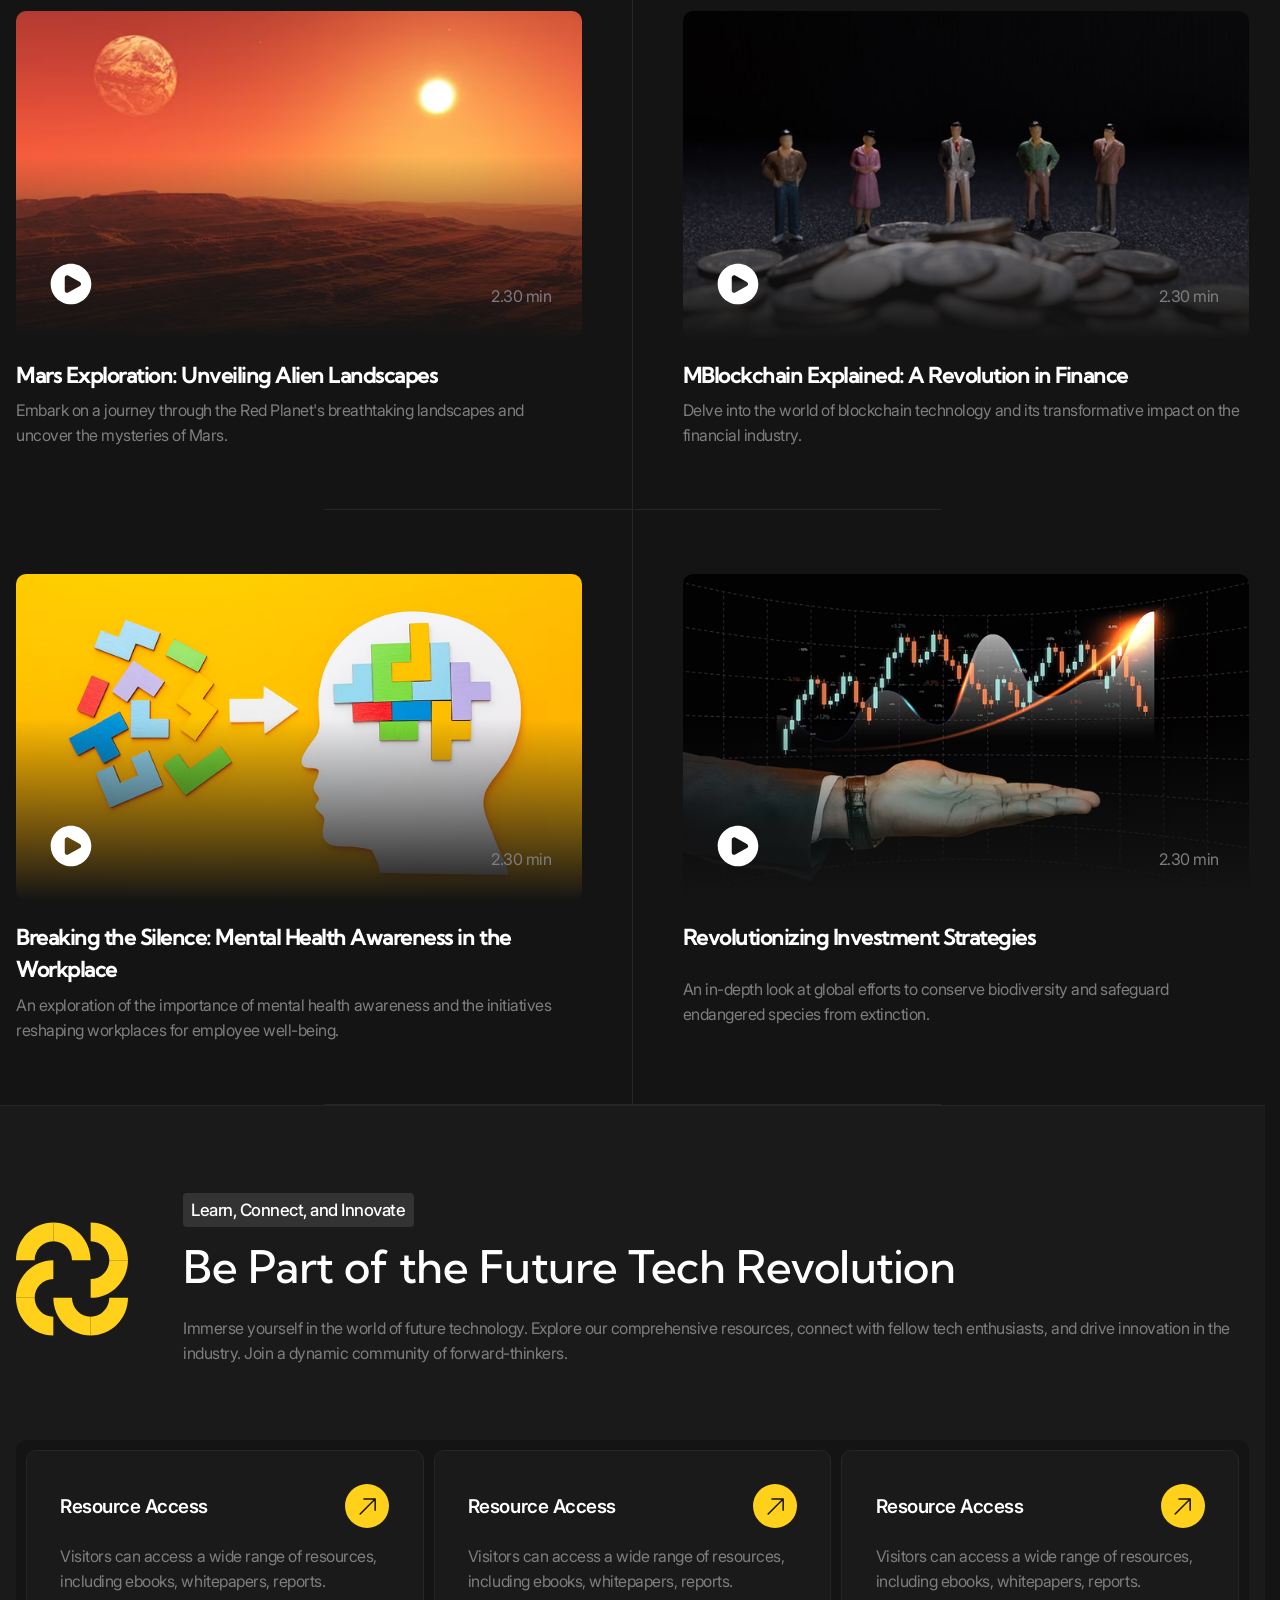
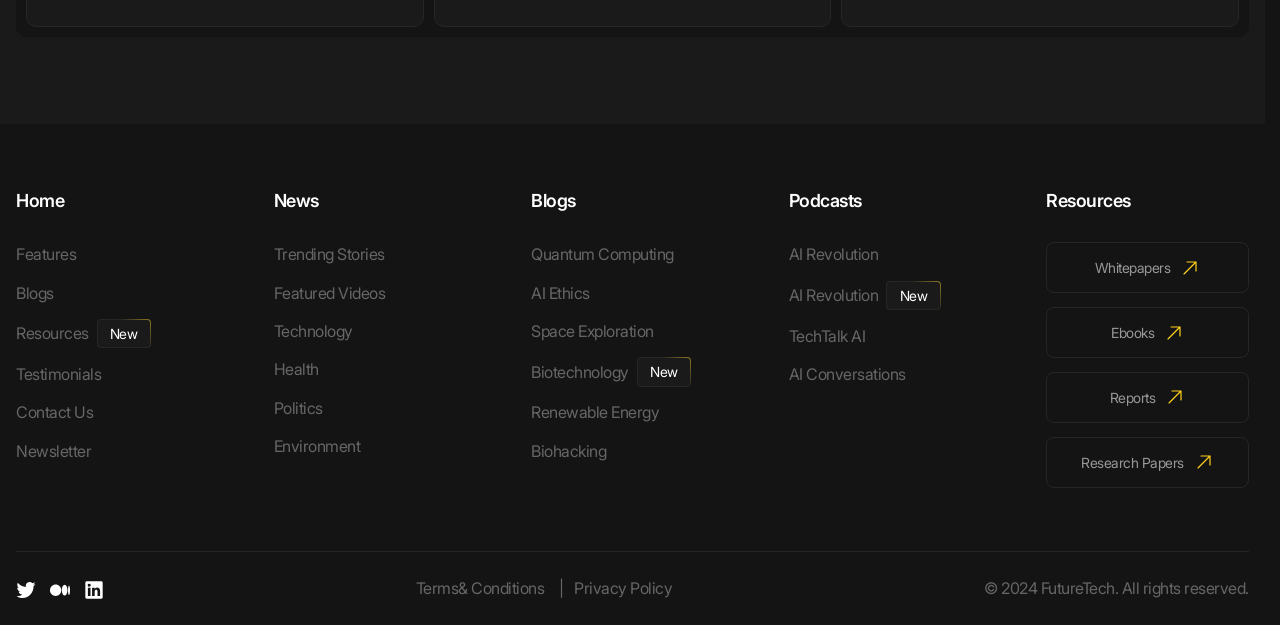
<file: news.html>
<!DOCTYPE html>
<html lang="en">
  <head>
    <meta charset="UTF-8" />
    <meta
      name="viewport"
      content="width=device-width, user-scalable=no, initial-scale=1.0, maximum-scale=1.0, minimum-scale=1.0"
    />
    <title>Future Tech | News</title>
    <link rel="stylesheet" href="/styles/main.css" />
    <script src="/scripts/main.js" type="module" defer></script>
  </head>
  <body>
    <header class="header" data-js-header>
      <div class="header__promo">
        <div class="header__promo-inner container">
          <a class="header__promo-link" href="/"
            ><span class="icon icon--yellow-arrow"
              >Subscribe to our Newsletter For New& latest Blogs and
              Resources</span
            ></a
          >
        </div>
      </div>
      <div class="header__body">
        <div class="header__body-inner container">
          <a href="/" class="header__logo logo" title="Home" aria-label="Home"
            ><img
              class="logo__image"
              src="/images/logo.svg"
              alt=""
              width="179"
              height="50"
              loading="lazy"
          /></a>
          <div class="header__overlay" data-js-header-overlay>
            <nav class="header__menu">
              <ul class="header__menu-list">
                <li class="header__menu-item">
                  <a href="/index.html" class="header__menu-link">Home</a>
                </li>
                <li class="header__menu-item">
                  <a href="/news.html" class="header__menu-link is-active"
                    >News</a
                  >
                </li>
                <li class="header__menu-item">
                  <a href="/blog.html" class="header__menu-link">Blog</a>
                </li>
                <li class="header__menu-item">
                  <a href="/podcasts.html" class="header__menu-link"
                    >Podcasts</a
                  >
                </li>
                <li class="header__menu-item">
                  <a href="/resources.html" class="header__menu-link"
                    >Resources</a
                  >
                </li>
              </ul>
            </nav>
            <a
              class="header__contact-us-link button button--accent"
              href="/contacts.html"
              >Contact Us</a
            >
          </div>
          <button
            class="header__burger-button burger-button visible-mobile"
            type="button"
            aria-label="Open menu"
            title="Open menu"
            data-js-header-burger-button
          >
            <span class="burger-button__line"></span>
            <span class="burger-button__line"></span
            ><span class="burger-button__line"></span>
          </button>
        </div>
      </div>
    </header>

    <main>
      <section class="hero-alt" aria-labelledby="news-title">
        <header class="hero-alt__header">
          <div class="hero-alt__header-inner container">
            <h1 class="hero-alt__title" id="news-title">
              Today's Headlines: Stay
              <span class="hero-alt__title-hidden-part">Informed</span>
            </h1>
            <p class="hero-alt__subtitle h1 hidden-mobile" aria-hidden="true">
              Informed
            </p>
            <p class="hero-alt-description">
              Explore the latest news from around the world. We bring you
              up-to-the-minute updates on the most significant events, trends,
              and stories. Discover the world through our news coverage.
            </p>
          </div>
        </header>
        <div class="hero-alt__body">
          <ul class="list">
            <li class="list__item">
              <article class="news-card container">
                <img
                  class="news-card__image"
                  src="/images/news/1.jpg"
                  alt=""
                  width="515"
                  height="427"
                />
                <div class="news-card__body">
                  <h2 class="news-card__title">
                    Global Climate Summit Addresses Urgent Climate Action
                  </h2>
                  <div class="news-card__description">
                    <p>
                      World leaders gathered at the Global Climate Summit to
                      discuss urgent climate action, emissions reductions, and
                      renewable energy targets.
                    </p>
                  </div>
                </div>
                <div class="news-card__summary summary">
                  <dl class="summary__list">
                    <div class="summary__item">
                      <dt class="key">Category</dt>
                      <dd class="summary__value">Environment</dd>
                    </div>
                    <div class="summary__item">
                      <dt class="key">Publication Date</dt>
                      <dd class="summary__value">
                        <time datetime="2023-10-10">October 10, 2023</time>
                      </dd>
                    </div>
                    <div class="summary__item">
                      <dt class="key">Author</dt>
                      <dd class="summary__value">Jane Smith</dd>
                    </div>
                  </dl>
                </div>
                <div class="news-card__controls">
                  <div class="news-card__actions blog-actions">
                    <ul class="blog-actions__list">
                      <li class="blog-actions__item">
                        <button
                          class="blog-actions__button"
                          type="button"
                          aria-label="Like"
                          title="Like"
                        >
                          <span class="blog-actions__icon-wrapper"
                            ><svg
                              width="24"
                              height="25"
                              viewBox="0 0 24 25"
                              fill="none"
                              xmlns="http://www.w3.org/2000/svg"
                            >
                              <path
                                d="M11.645 21.4107L11.6384 21.4071L11.6158 21.3949C11.5965 21.3844 11.5689 21.3693 11.5336 21.3496C11.4629 21.3101 11.3612 21.2524 11.233 21.1769C10.9765 21.0261 10.6132 20.8039 10.1785 20.515C9.31074 19.9381 8.15122 19.0901 6.9886 18.0063C4.68781 15.8615 2.25 12.6751 2.25 8.75C2.25 5.82194 4.7136 3.5 7.6875 3.5C9.43638 3.5 11.0023 4.29909 12 5.5516C12.9977 4.29909 14.5636 3.5 16.3125 3.5C19.2864 3.5 21.75 5.82194 21.75 8.75C21.75 12.6751 19.3122 15.8615 17.0114 18.0063C15.8488 19.0901 14.6893 19.9381 13.8215 20.515C13.3868 20.8039 13.0235 21.0261 12.767 21.1769C12.6388 21.2524 12.5371 21.3101 12.4664 21.3496C12.4311 21.3693 12.4035 21.3844 12.3842 21.3949L12.3616 21.4071L12.355 21.4107L12.3523 21.4121C12.1323 21.5289 11.8677 21.5289 11.6477 21.4121L11.645 21.4107Z"
                                stroke="#666666"
                                stroke-width="1.5"
                                stroke-linejoin="round"
                              />
                            </svg>
                          </span>
                          <span>14k</span>
                        </button>
                      </li>

                      <li class="blog-actions__item">
                        <button
                          class="blog-actions__button"
                          type="button"
                          aria-label="Share"
                          title="Share"
                        >
                          <span class="blog-actions__icon-wrapper"
                            ><svg
                              width="24"
                              height="25"
                              viewBox="0 0 24 25"
                              fill="none"
                              xmlns="http://www.w3.org/2000/svg"
                            >
                              <path
                                d="M10.0384 14.4616L4.1719 11.7951C3.36454 11.4281 3.39898 10.2697 4.22673 9.95134L18.8999 4.30781C19.7087 3.99675 20.5033 4.79139 20.1922 5.60013L14.5487 20.2733C14.2303 21.1011 13.072 21.1355 12.705 20.3281L10.0384 14.4616ZM10.0384 14.4616L14.4231 10.077"
                                stroke="#666666"
                                stroke-width="1.5"
                                stroke-linecap="round"
                                stroke-linejoin="round"
                              />
                            </svg>
                          </span>
                          <span>204</span>
                        </button>
                      </li>
                    </ul>
                  </div>
                  <a class="news-card-link button" href="/">Read More</a>
                </div>
              </article>
            </li>
            <li class="list__item">
              <div class="news container">
                <ul class="news__list">
                  <li class="news__item">
                    <acticle class="news-card"
                      ><img
                        class="news-card__image"
                        src="/images/news/2.jpg"
                        alt=""
                        width="515"
                        height="222"
                      />
                      <div class="news-card__body">
                        <h2 class="news-card__title h6">
                          A Decisive Victory for Progressive Policies
                        </h2>
                        <div class="news-card__description">
                          <p>Politics</p>
                        </div>
                      </div>

                      <div class="news-card__controls">
                        <div class="news-card__actions blog-actions">
                          <ul class="blog-actions__list">
                            <li class="blog-actions__item">
                              <button
                                class="blog-actions__button"
                                type="button"
                                aria-label="Like"
                                title="Like"
                              >
                                <span class="blog-actions__icon-wrapper"
                                  ><svg
                                    width="24"
                                    height="25"
                                    viewBox="0 0 24 25"
                                    fill="none"
                                    xmlns="http://www.w3.org/2000/svg"
                                  >
                                    <path
                                      d="M11.645 21.4107L11.6384 21.4071L11.6158 21.3949C11.5965 21.3844 11.5689 21.3693 11.5336 21.3496C11.4629 21.3101 11.3612 21.2524 11.233 21.1769C10.9765 21.0261 10.6132 20.8039 10.1785 20.515C9.31074 19.9381 8.15122 19.0901 6.9886 18.0063C4.68781 15.8615 2.25 12.6751 2.25 8.75C2.25 5.82194 4.7136 3.5 7.6875 3.5C9.43638 3.5 11.0023 4.29909 12 5.5516C12.9977 4.29909 14.5636 3.5 16.3125 3.5C19.2864 3.5 21.75 5.82194 21.75 8.75C21.75 12.6751 19.3122 15.8615 17.0114 18.0063C15.8488 19.0901 14.6893 19.9381 13.8215 20.515C13.3868 20.8039 13.0235 21.0261 12.767 21.1769C12.6388 21.2524 12.5371 21.3101 12.4664 21.3496C12.4311 21.3693 12.4035 21.3844 12.3842 21.3949L12.3616 21.4071L12.355 21.4107L12.3523 21.4121C12.1323 21.5289 11.8677 21.5289 11.6477 21.4121L11.645 21.4107Z"
                                      stroke="#666666"
                                      stroke-width="1.5"
                                      stroke-linejoin="round"
                                    />
                                  </svg>
                                </span>
                                <span>2.2k</span>
                              </button>
                            </li>

                            <li class="blog-actions__item">
                              <button
                                class="blog-actions__button"
                                type="button"
                                aria-label="Share"
                                title="Share"
                              >
                                <span class="blog-actions__icon-wrapper"
                                  ><svg
                                    width="24"
                                    height="25"
                                    viewBox="0 0 24 25"
                                    fill="none"
                                    xmlns="http://www.w3.org/2000/svg"
                                  >
                                    <path
                                      d="M10.0384 14.4616L4.1719 11.7951C3.36454 11.4281 3.39898 10.2697 4.22673 9.95134L18.8999 4.30781C19.7087 3.99675 20.5033 4.79139 20.1922 5.60013L14.5487 20.2733C14.2303 21.1011 13.072 21.1355 12.705 20.3281L10.0384 14.4616ZM10.0384 14.4616L14.4231 10.077"
                                      stroke="#666666"
                                      stroke-width="1.5"
                                      stroke-linecap="round"
                                      stroke-linejoin="round"
                                    />
                                  </svg>
                                </span>
                                <span>60</span>
                              </button>
                            </li>
                          </ul>
                        </div>
                        <a class="news-card-link button" href="/"
                          ><span class="icon icon--yellow-arrow"
                            >Read More</span
                          ></a
                        >
                      </div>
                    </acticle>
                  </li>

                  <li class="news__item">
                    <acticle class="news-card"
                      ><img
                        class="news-card__image"
                        src="/images/news/3.jpg"
                        alt=""
                        width="515"
                        height="222"
                      />
                      <div class="news-card__body">
                        <h2 class="news-card__title h6">
                          Tech Giants Unveil Cutting-Edge AI Innovations
                        </h2>
                        <div class="news-card__description">
                          <p>Technology</p>
                        </div>
                      </div>

                      <div class="news-card__controls">
                        <div class="news-card__actions blog-actions">
                          <ul class="blog-actions__list">
                            <li class="blog-actions__item">
                              <button
                                class="blog-actions__button"
                                type="button"
                                aria-label="Like"
                                title="Like"
                              >
                                <span class="blog-actions__icon-wrapper"
                                  ><svg
                                    width="24"
                                    height="25"
                                    viewBox="0 0 24 25"
                                    fill="none"
                                    xmlns="http://www.w3.org/2000/svg"
                                  >
                                    <path
                                      d="M11.645 21.4107L11.6384 21.4071L11.6158 21.3949C11.5965 21.3844 11.5689 21.3693 11.5336 21.3496C11.4629 21.3101 11.3612 21.2524 11.233 21.1769C10.9765 21.0261 10.6132 20.8039 10.1785 20.515C9.31074 19.9381 8.15122 19.0901 6.9886 18.0063C4.68781 15.8615 2.25 12.6751 2.25 8.75C2.25 5.82194 4.7136 3.5 7.6875 3.5C9.43638 3.5 11.0023 4.29909 12 5.5516C12.9977 4.29909 14.5636 3.5 16.3125 3.5C19.2864 3.5 21.75 5.82194 21.75 8.75C21.75 12.6751 19.3122 15.8615 17.0114 18.0063C15.8488 19.0901 14.6893 19.9381 13.8215 20.515C13.3868 20.8039 13.0235 21.0261 12.767 21.1769C12.6388 21.2524 12.5371 21.3101 12.4664 21.3496C12.4311 21.3693 12.4035 21.3844 12.3842 21.3949L12.3616 21.4071L12.355 21.4107L12.3523 21.4121C12.1323 21.5289 11.8677 21.5289 11.6477 21.4121L11.645 21.4107Z"
                                      stroke="#666666"
                                      stroke-width="1.5"
                                      stroke-linejoin="round"
                                    />
                                  </svg>
                                </span>
                                <span>6k</span>
                              </button>
                            </li>

                            <li class="blog-actions__item">
                              <button
                                class="blog-actions__button"
                                type="button"
                                aria-label="Share"
                                title="Share"
                              >
                                <span class="blog-actions__icon-wrapper"
                                  ><svg
                                    width="24"
                                    height="25"
                                    viewBox="0 0 24 25"
                                    fill="none"
                                    xmlns="http://www.w3.org/2000/svg"
                                  >
                                    <path
                                      d="M10.0384 14.4616L4.1719 11.7951C3.36454 11.4281 3.39898 10.2697 4.22673 9.95134L18.8999 4.30781C19.7087 3.99675 20.5033 4.79139 20.1922 5.60013L14.5487 20.2733C14.2303 21.1011 13.072 21.1355 12.705 20.3281L10.0384 14.4616ZM10.0384 14.4616L14.4231 10.077"
                                      stroke="#666666"
                                      stroke-width="1.5"
                                      stroke-linecap="round"
                                      stroke-linejoin="round"
                                    />
                                  </svg>
                                </span>
                                <span>92</span>
                              </button>
                            </li>
                          </ul>
                        </div>
                        <a class="news-card-link button" href="/"
                          ><span class="icon icon--yellow-arrow"
                            >Read More</span
                          ></a
                        >
                      </div>
                    </acticle>
                  </li>
                  <li class="news__item">
                    <acticle class="news-card"
                      ><img
                        class="news-card__image"
                        src="/images/news/4.jpg"
                        alt=""
                        width="515"
                        height="222"
                      />
                      <div class="news-card__body">
                        <h2 class="news-card__title h6">COVID-19 Variants</h2>
                        <div class="news-card__description">
                          <p>Health</p>
                        </div>
                      </div>

                      <div class="news-card__controls">
                        <div class="news-card__actions blog-actions">
                          <ul class="blog-actions__list">
                            <li class="blog-actions__item">
                              <button
                                class="blog-actions__button"
                                type="button"
                                aria-label="Like"
                                title="Like"
                              >
                                <span class="blog-actions__icon-wrapper"
                                  ><svg
                                    width="24"
                                    height="25"
                                    viewBox="0 0 24 25"
                                    fill="none"
                                    xmlns="http://www.w3.org/2000/svg"
                                  >
                                    <path
                                      d="M11.645 21.4107L11.6384 21.4071L11.6158 21.3949C11.5965 21.3844 11.5689 21.3693 11.5336 21.3496C11.4629 21.3101 11.3612 21.2524 11.233 21.1769C10.9765 21.0261 10.6132 20.8039 10.1785 20.515C9.31074 19.9381 8.15122 19.0901 6.9886 18.0063C4.68781 15.8615 2.25 12.6751 2.25 8.75C2.25 5.82194 4.7136 3.5 7.6875 3.5C9.43638 3.5 11.0023 4.29909 12 5.5516C12.9977 4.29909 14.5636 3.5 16.3125 3.5C19.2864 3.5 21.75 5.82194 21.75 8.75C21.75 12.6751 19.3122 15.8615 17.0114 18.0063C15.8488 19.0901 14.6893 19.9381 13.8215 20.515C13.3868 20.8039 13.0235 21.0261 12.767 21.1769C12.6388 21.2524 12.5371 21.3101 12.4664 21.3496C12.4311 21.3693 12.4035 21.3844 12.3842 21.3949L12.3616 21.4071L12.355 21.4107L12.3523 21.4121C12.1323 21.5289 11.8677 21.5289 11.6477 21.4121L11.645 21.4107Z"
                                      stroke="#666666"
                                      stroke-width="1.5"
                                      stroke-linejoin="round"
                                    />
                                  </svg>
                                </span>
                                <span>10k</span>
                              </button>
                            </li>

                            <li class="blog-actions__item">
                              <button
                                class="blog-actions__button"
                                type="button"
                                aria-label="Share"
                                title="Share"
                              >
                                <span class="blog-actions__icon-wrapper"
                                  ><svg
                                    width="24"
                                    height="25"
                                    viewBox="0 0 24 25"
                                    fill="none"
                                    xmlns="http://www.w3.org/2000/svg"
                                  >
                                    <path
                                      d="M10.0384 14.4616L4.1719 11.7951C3.36454 11.4281 3.39898 10.2697 4.22673 9.95134L18.8999 4.30781C19.7087 3.99675 20.5033 4.79139 20.1922 5.60013L14.5487 20.2733C14.2303 21.1011 13.072 21.1355 12.705 20.3281L10.0384 14.4616ZM10.0384 14.4616L14.4231 10.077"
                                      stroke="#666666"
                                      stroke-width="1.5"
                                      stroke-linecap="round"
                                      stroke-linejoin="round"
                                    />
                                  </svg>
                                </span>
                                <span>124</span>
                              </button>
                            </li>
                          </ul>
                        </div>
                        <a class="news-card-link button" href="/"
                          ><span class="icon icon--yellow-arrow"
                            >Read More</span
                          ></a
                        >
                      </div>
                    </acticle>
                  </li>
                </ul>
              </div>
            </li>
          </ul>
        </div>
      </section>

      <section class="section" aria-labelledby="news-tabs-title">
        <header class="section__header">
          <div class="section__header-inner container">
            <div class="section__header-info">
              <p class="section__subtitle tag">Welcome to Our News Hub</p>
              <h2 class="section__title" id="news-tabs-title">
                Discover the World of Headlines
              </h2>
            </div>
            <div class="section__actions">
              <a class="section__link button" href="/news.html">
                <span class="icon icon--yellow-arrow">View All News</span>
              </a>
            </div>
          </div>
        </header>
        <div class="section__body tabs" data-js-tabs>
          <h3 class="visually-hidden" id="blog-category-title">
            Blog category
          </h3>
          <header class="tabs__header">
            <div
              class="tabs__buttons container"
              role="tablist"
              aria-labelledby="blog-category-title"
            >
              <button
                class="tabs__button is-active"
                type="button"
                id="tab-1"
                role="tab"
                aria-controls="tabpanel-1"
                data-js-tabs-button
                aria-selected="true"
              >
                All
              </button>
              <button
                class="tabs__button"
                type="button"
                id="tab-2"
                role="tab"
                aria-controls="tabpanel-2"
                data-js-tabs-button
                aria-selected="false"
                tabindex="-1"
              >
                Technology
              </button>
              <button
                class="tabs__button"
                type="button"
                id="tab-3"
                role="tab"
                aria-controls="tabpanel-3"
                data-js-tabs-button
                aria-selected="false"
                tabindex="-1"
              >
                Politics
              </button>
              <button
                class="tabs__button"
                type="button"
                id="tab-4"
                role="tab"
                aria-controls="tabpanel-4"
                data-js-tabs-button
                aria-selected="false"
                tabindex="-1"
              >
                Health
              </button>
              <button
                class="tabs__button"
                type="button"
                id="tab-5"
                role="tab"
                aria-controls="tabpanel-5"
                data-js-tabs-button
                aria-selected="false"
                tabindex="-1"
              >
                Environment
              </button>
              <button
                class="tabs__button"
                type="button"
                id="tab-6"
                role="tab"
                aria-controls="tabpanel-6"
                data-js-tabs-button
                aria-selected="false"
                tabindex="-1"
              >
                Sports
              </button>
            </div>
          </header>
          <div class="tabs__body">
            <div
              class="tabs__content is-active"
              id="tabpanel-1"
              aria-labelledby="tab-1"
              tabindex="0"
              data-js-tabs-content
            >
              <ul class="list">
                <li class="list__item">
                  <article class="blog-card container">
                    <div class="blog-card__author person-card">
                      <img
                        class="person-card__image"
                        src="/images/blog/4.png"
                        alt=""
                        width="80"
                        height="80"
                      />
                      <div class="person-card__body">
                        <p class="person-card__name">John Techson</p>
                        <p class="person-card__department">Technology</p>
                      </div>
                    </div>
                    <div class="blog-card__body">
                      <time class="blog-card__date h6" datetime="2023-10-15"
                        >October 15, 2023</time
                      >
                      <div class="blog-card__info">
                        <h4 class="blog-card__title">
                          Tech Giants Announce New Product Line
                        </h4>
                        <div class="blog-card-description">
                          <p>
                            Explore the latest innovations from tech industry
                            leaders, unveiling new products that promise to
                            transform the digital landscape
                          </p>
                        </div>
                      </div>
                      <div class="blog-card__actions blog-actions">
                        <ul class="blog-actions__list">
                          <li class="blog-actions__item">
                            <button
                              class="blog-actions__button is-active"
                              type="button"
                              aria-label="Like"
                              title="Like"
                            >
                              <span class="blog-actions__icon-wrapper"
                                ><svg
                                  width="24"
                                  height="25"
                                  viewBox="0 0 24 25"
                                  fill="none"
                                  xmlns="http://www.w3.org/2000/svg"
                                >
                                  <path
                                    d="M11.645 21.4107L11.6384 21.4071L11.6158 21.3949C11.5965 21.3844 11.5689 21.3693 11.5336 21.3496C11.4629 21.3101 11.3612 21.2524 11.233 21.1769C10.9765 21.0261 10.6132 20.8039 10.1785 20.515C9.31074 19.9381 8.15122 19.0901 6.9886 18.0063C4.68781 15.8615 2.25 12.6751 2.25 8.75C2.25 5.82194 4.7136 3.5 7.6875 3.5C9.43638 3.5 11.0023 4.29909 12 5.5516C12.9977 4.29909 14.5636 3.5 16.3125 3.5C19.2864 3.5 21.75 5.82194 21.75 8.75C21.75 12.6751 19.3122 15.8615 17.0114 18.0063C15.8488 19.0901 14.6893 19.9381 13.8215 20.515C13.3868 20.8039 13.0235 21.0261 12.767 21.1769C12.6388 21.2524 12.5371 21.3101 12.4664 21.3496C12.4311 21.3693 12.4035 21.3844 12.3842 21.3949L12.3616 21.4071L12.355 21.4107L12.3523 21.4121C12.1323 21.5289 11.8677 21.5289 11.6477 21.4121L11.645 21.4107Z"
                                    stroke="#666666"
                                    stroke-width="1.5"
                                    stroke-linejoin="round"
                                  />
                                </svg>
                              </span>
                              <span>24.5k</span>
                            </button>
                          </li>
                          <li class="blog-actions__item">
                            <button
                              class="blog-actions__button"
                              type="button"
                              aria-label="Discuss"
                              title="Discuss"
                            >
                              <span class="blog-actions__icon-wrapper"
                                ><svg
                                  width="24"
                                  height="25"
                                  viewBox="0 0 24 25"
                                  fill="none"
                                  xmlns="http://www.w3.org/2000/svg"
                                >
                                  <path
                                    d="M8.48581 19.6888C9.54657 20.2083 10.7392 20.5 12 20.5C16.4183 20.5 20 16.9183 20 12.5C20 8.08172 16.4183 4.5 12 4.5C7.58172 4.5 4 8.08172 4 12.5C4 14.1401 4.49356 15.665 5.34026 16.9341M8.48581 19.6888L4 20.5L5.34026 16.9341M8.48581 19.6888L8.49231 19.6877M5.34026 16.9341L5.34154 16.9308"
                                    stroke="#666666"
                                    stroke-width="1.5"
                                    stroke-linecap="round"
                                    stroke-linejoin="round"
                                  />
                                </svg>
                              </span>
                              <span>50</span>
                            </button>
                          </li>
                          <li class="blog-actions__item">
                            <button
                              class="blog-actions__button"
                              type="button"
                              aria-label="Share"
                              title="Share"
                            >
                              <span class="blog-actions__icon-wrapper"
                                ><svg
                                  width="24"
                                  height="25"
                                  viewBox="0 0 24 25"
                                  fill="none"
                                  xmlns="http://www.w3.org/2000/svg"
                                >
                                  <path
                                    d="M10.0384 14.4616L4.1719 11.7951C3.36454 11.4281 3.39898 10.2697 4.22673 9.95134L18.8999 4.30781C19.7087 3.99675 20.5033 4.79139 20.1922 5.60013L14.5487 20.2733C14.2303 21.1011 13.072 21.1355 12.705 20.3281L10.0384 14.4616ZM10.0384 14.4616L14.4231 10.077"
                                    stroke="#666666"
                                    stroke-width="1.5"
                                    stroke-linecap="round"
                                    stroke-linejoin="round"
                                  />
                                </svg>
                              </span>
                              <span>20</span>
                            </button>
                          </li>
                        </ul>
                      </div>
                    </div>
                    <a class="blog-card__link button" href="/"
                      ><span class="icon icon--yellow-arrow">Read More</span></a
                    >
                  </article>
                </li>
                <li class="list__item">
                  <article class="blog-card container">
                    <div class="blog-card__author person-card">
                      <img
                        class="person-card__image"
                        src="/images/blog/5.png"
                        alt=""
                        width="80"
                        height="80"
                      />
                      <div class="person-card__body">
                        <p class="person-card__name">Sarah Ethicist</p>
                        <p class="person-card__department">Technology</p>
                      </div>
                    </div>
                    <div class="blog-card__body">
                      <time class="blog-card__date h6" datetime="2023-10-11"
                        >October 11, 2023</time
                      >
                      <div class="blog-card__info">
                        <h4 class="blog-card__title">
                          The Future of Autonomous Vehicles
                        </h4>
                        <div class="blog-card-description">
                          <p>
                            An in-depth analysis of the rapid advancements in
                            autonomous vehicle technology and their impact on
                            transportation.
                          </p>
                        </div>
                      </div>
                      <div class="blog-card__actions blog-actions">
                        <ul class="blog-actions__list">
                          <li class="blog-actions__item">
                            <button
                              class="blog-actions__button"
                              type="button"
                              aria-label="Dislike"
                              title="Dislike"
                            >
                              <span class="blog-actions__icon-wrapper"
                                ><svg
                                  width="24"
                                  height="25"
                                  viewBox="0 0 24 25"
                                  fill="none"
                                  xmlns="http://www.w3.org/2000/svg"
                                >
                                  <path
                                    d="M11.645 21.4107L11.6384 21.4071L11.6158 21.3949C11.5965 21.3844 11.5689 21.3693 11.5336 21.3496C11.4629 21.3101 11.3612 21.2524 11.233 21.1769C10.9765 21.0261 10.6132 20.8039 10.1785 20.515C9.31074 19.9381 8.15122 19.0901 6.9886 18.0063C4.68781 15.8615 2.25 12.6751 2.25 8.75C2.25 5.82194 4.7136 3.5 7.6875 3.5C9.43638 3.5 11.0023 4.29909 12 5.5516C12.9977 4.29909 14.5636 3.5 16.3125 3.5C19.2864 3.5 21.75 5.82194 21.75 8.75C21.75 12.6751 19.3122 15.8615 17.0114 18.0063C15.8488 19.0901 14.6893 19.9381 13.8215 20.515C13.3868 20.8039 13.0235 21.0261 12.767 21.1769C12.6388 21.2524 12.5371 21.3101 12.4664 21.3496C12.4311 21.3693 12.4035 21.3844 12.3842 21.3949L12.3616 21.4071L12.355 21.4107L12.3523 21.4121C12.1323 21.5289 11.8677 21.5289 11.6477 21.4121L11.645 21.4107Z"
                                    stroke="#666666"
                                    stroke-width="1.5"
                                    stroke-linejoin="round"
                                  />
                                </svg>
                              </span>
                              <span>32k</span>
                            </button>
                          </li>
                          <li class="blog-actions__item">
                            <button
                              class="blog-actions__button"
                              type="button"
                              aria-label="Discuss"
                              title="Discuss"
                            >
                              <span class="blog-actions__icon-wrapper"
                                ><svg
                                  width="24"
                                  height="25"
                                  viewBox="0 0 24 25"
                                  fill="none"
                                  xmlns="http://www.w3.org/2000/svg"
                                >
                                  <path
                                    d="M8.48581 19.6888C9.54657 20.2083 10.7392 20.5 12 20.5C16.4183 20.5 20 16.9183 20 12.5C20 8.08172 16.4183 4.5 12 4.5C7.58172 4.5 4 8.08172 4 12.5C4 14.1401 4.49356 15.665 5.34026 16.9341M8.48581 19.6888L4 20.5L5.34026 16.9341M8.48581 19.6888L8.49231 19.6877M5.34026 16.9341L5.34154 16.9308"
                                    stroke="#666666"
                                    stroke-width="1.5"
                                    stroke-linecap="round"
                                    stroke-linejoin="round"
                                  />
                                </svg>
                              </span>
                              <span>31</span>
                            </button>
                          </li>
                          <li class="blog-actions__item">
                            <button
                              class="blog-actions__button"
                              type="button"
                              aria-label="Share"
                              title="Share"
                            >
                              <span class="blog-actions__icon-wrapper"
                                ><svg
                                  width="24"
                                  height="25"
                                  viewBox="0 0 24 25"
                                  fill="none"
                                  xmlns="http://www.w3.org/2000/svg"
                                >
                                  <path
                                    d="M10.0384 14.4616L4.1719 11.7951C3.36454 11.4281 3.39898 10.2697 4.22673 9.95134L18.8999 4.30781C19.7087 3.99675 20.5033 4.79139 20.1922 5.60013L14.5487 20.2733C14.2303 21.1011 13.072 21.1355 12.705 20.3281L10.0384 14.4616ZM10.0384 14.4616L14.4231 10.077"
                                    stroke="#666666"
                                    stroke-width="1.5"
                                    stroke-linecap="round"
                                    stroke-linejoin="round"
                                  />
                                </svg>
                              </span>
                              <span>12</span>
                            </button>
                          </li>
                        </ul>
                      </div>
                    </div>
                    <a class="blog-card__link button" href="/"
                      ><span class="icon icon--yellow-arrow">Read More</span></a
                    >
                  </article>
                </li>
                <li class="list__item">
                  <article class="blog-card container">
                    <div class="blog-card__author person-card">
                      <img
                        class="person-card__image"
                        src="/images/blog/3.png"
                        alt=""
                        width="80"
                        height="80"
                      />
                      <div class="person-card__body">
                        <p class="person-card__name">Astronomer X</p>
                        <p class="person-card__department">Technology</p>
                      </div>
                    </div>
                    <div class="blog-card__body">
                      <time class="blog-card__date h6" datetime="2023-10-15"
                        >December 10, 2023</time
                      >
                      <div class="blog-card__info">
                        <h4 class="blog-card__title">
                          Tech Startups Secure Record Funding
                        </h4>
                        <div class="blog-card-description">
                          <p>
                            An overview of the recent surge in funding for tech
                            startups, shaping the entrepreneurial landscape.
                          </p>
                        </div>
                      </div>
                      <div class="blog-card__actions blog-actions">
                        <ul class="blog-actions__list">
                          <li class="blog-actions__item">
                            <button
                              class="blog-actions__button"
                              type="button"
                              aria-label="Dislike"
                              title="Dislike"
                            >
                              <span class="blog-actions__icon-wrapper"
                                ><svg
                                  width="24"
                                  height="25"
                                  viewBox="0 0 24 25"
                                  fill="none"
                                  xmlns="http://www.w3.org/2000/svg"
                                >
                                  <path
                                    d="M11.645 21.4107L11.6384 21.4071L11.6158 21.3949C11.5965 21.3844 11.5689 21.3693 11.5336 21.3496C11.4629 21.3101 11.3612 21.2524 11.233 21.1769C10.9765 21.0261 10.6132 20.8039 10.1785 20.515C9.31074 19.9381 8.15122 19.0901 6.9886 18.0063C4.68781 15.8615 2.25 12.6751 2.25 8.75C2.25 5.82194 4.7136 3.5 7.6875 3.5C9.43638 3.5 11.0023 4.29909 12 5.5516C12.9977 4.29909 14.5636 3.5 16.3125 3.5C19.2864 3.5 21.75 5.82194 21.75 8.75C21.75 12.6751 19.3122 15.8615 17.0114 18.0063C15.8488 19.0901 14.6893 19.9381 13.8215 20.515C13.3868 20.8039 13.0235 21.0261 12.767 21.1769C12.6388 21.2524 12.5371 21.3101 12.4664 21.3496C12.4311 21.3693 12.4035 21.3844 12.3842 21.3949L12.3616 21.4071L12.355 21.4107L12.3523 21.4121C12.1323 21.5289 11.8677 21.5289 11.6477 21.4121L11.645 21.4107Z"
                                    stroke="#666666"
                                    stroke-width="1.5"
                                    stroke-linejoin="round"
                                  />
                                </svg>
                              </span>
                              <span>20k</span>
                            </button>
                          </li>
                          <li class="blog-actions__item">
                            <button
                              class="blog-actions__button"
                              type="button"
                              aria-label="Discuss"
                              title="Discuss"
                            >
                              <span class="blog-actions__icon-wrapper"
                                ><svg
                                  width="24"
                                  height="25"
                                  viewBox="0 0 24 25"
                                  fill="none"
                                  xmlns="http://www.w3.org/2000/svg"
                                >
                                  <path
                                    d="M8.48581 19.6888C9.54657 20.2083 10.7392 20.5 12 20.5C16.4183 20.5 20 16.9183 20 12.5C20 8.08172 16.4183 4.5 12 4.5C7.58172 4.5 4 8.08172 4 12.5C4 14.1401 4.49356 15.665 5.34026 16.9341M8.48581 19.6888L4 20.5L5.34026 16.9341M8.48581 19.6888L8.49231 19.6877M5.34026 16.9341L5.34154 16.9308"
                                    stroke="#666666"
                                    stroke-width="1.5"
                                    stroke-linecap="round"
                                    stroke-linejoin="round"
                                  />
                                </svg>
                              </span>
                              <span>31</span>
                            </button>
                          </li>
                          <li class="blog-actions__item">
                            <button
                              class="blog-actions__button"
                              type="button"
                              aria-label="Share"
                              title="Share"
                            >
                              <span class="blog-actions__icon-wrapper"
                                ><svg
                                  width="24"
                                  height="25"
                                  viewBox="0 0 24 25"
                                  fill="none"
                                  xmlns="http://www.w3.org/2000/svg"
                                >
                                  <path
                                    d="M10.0384 14.4616L4.1719 11.7951C3.36454 11.4281 3.39898 10.2697 4.22673 9.95134L18.8999 4.30781C19.7087 3.99675 20.5033 4.79139 20.1922 5.60013L14.5487 20.2733C14.2303 21.1011 13.072 21.1355 12.705 20.3281L10.0384 14.4616ZM10.0384 14.4616L14.4231 10.077"
                                    stroke="#666666"
                                    stroke-width="1.5"
                                    stroke-linecap="round"
                                    stroke-linejoin="round"
                                  />
                                </svg>
                              </span>
                              <span>12</span>
                            </button>
                          </li>
                        </ul>
                      </div>
                    </div>
                    <a class="blog-card__link button" href="/"
                      ><span class="icon icon--yellow-arrow">Read More</span></a
                    >
                  </article>
                </li>
              </ul>
            </div>
            <div
              class="tabs__content"
              id="tabpanel-2"
              aria-labelledby="tab-2"
              tabindex="0"
              data-js-tabs-content
            >
              Lorem ipsum dolor sit amet consectetur adipisicing elit.
              Repudiandae, dolores?
            </div>
            <div
              class="tabs__content"
              id="tabpanel-3"
              aria-labelledby="tab-3"
              tabindex="0"
              data-js-tabs-content
            >
              Lorem ipsum dolor sit amet consectetur adipisicing elit.
              Repudiandae, dolores?
            </div>
            <div
              class="tabs__content"
              id="tabpanel-4"
              aria-labelledby="tab-4"
              tabindex="0"
              data-js-tabs-content
            >
              Lorem ipsum dolor sit amet consectetur adipisicing elit.
              Repudiandae, dolores?
            </div>
            <div
              class="tabs__content"
              id="tabpanel-5"
              aria-labelledby="tab-5"
              tabindex="0"
              data-js-tabs-content
            >
              Lorem ipsum dolor sit amet consectetur adipisicing elit.
              Repudiandae, dolores?
            </div>
            <div
              class="tabs__content"
              id="tabpanel-6"
              aria-labelledby="tab-6"
              tabindex="0"
              data-js-tabs-content
            >
              Lorem ipsum dolor sit amet consectetur adipisicing elit.
              Repudiandae, dolores?
            </div>
          </div>
        </div>
      </section>

      <section class="section" aria-labelledby="videos-title">
        <header class="section__header">
          <div class="section__header-inner container">
            <div class="section__header-info">
              <p class="section__subtitle tag">Featured Videos</p>
              <h2 class="section__title" id="videos-title">
                Visual Insights for the Modern Viewer
              </h2>
            </div>
            <a class="section__link button" href="/">
              <span class="icon icon--yellow-arrow">View All</span>
            </a>
          </div>
        </header>
        <div class="section__body">
          <ul class="bordered-grid bordered-grid--2-cols container">
            <li class="bordered-grid__item">
              <div class="video-card">
                <div
                  class="video-card__player video-player"
                  data-js-video-player
                >
                  <video
                    class="video-player__video"
                    src="/videos/video.mp4"
                    width="718"
                    height="412"
                    poster="/images/videos/poster-1.jpg"
                    data-js-video-player-video
                  ></video>
                  <div
                    class="video-player__panel is-active"
                    data-js-video-player-panel
                  >
                    <button
                      class="video-player__play-button"
                      type="button"
                      aria-label="Play video"
                      title="Play video"
                      data-js-video-player-play-button
                    >
                      <svg
                        width="70"
                        height="70"
                        viewBox="0 0 70 70"
                        fill="none"
                        xmlns="http://www.w3.org/2000/svg"
                      >
                        <path
                          fill-rule="evenodd"
                          clip-rule="evenodd"
                          d="M6.5625 35C6.5625 19.2944 19.2944 6.5625 35 6.5625C50.7056 6.5625 63.4375 19.2944 63.4375 35C63.4375 50.7056 50.7056 63.4375 35 63.4375C19.2944 63.4375 6.5625 50.7056 6.5625 35ZM47.4663 32.1318C49.7167 33.382 49.7167 36.6183 47.4663 37.8685L31.1248 46.9471C28.9377 48.1621 26.25 46.5807 26.25 44.0788V25.9215C26.25 23.4196 28.9377 21.8381 31.1248 23.0531L47.4663 32.1318Z"
                          fill="white"
                        />
                      </svg>
                    </button>
                    <div class="video-player__duration">2.30 min</div>
                  </div>
                </div>
                <div class="video-card__body">
                  <h3 class="video-card__title h5">
                    Mars Exploration: Unveiling Alien Landscapes
                  </h3>
                  <div class="video-card__descrption">
                    <p>
                      Embark on a journey through the Red Planet's breathtaking
                      landscapes and uncover the mysteries of Mars.
                    </p>
                  </div>
                </div>
              </div>
            </li>
            <li class="bordered-grid__item">
              <div class="video-card">
                <div
                  class="video-card__player video-player"
                  data-js-video-player
                >
                  <video
                    class="video-player__video"
                    src="/videos/video.mp4"
                    width="718"
                    height="412"
                    poster="/images/videos/poster-2.jpg"
                    data-js-video-player-video
                  ></video>
                  <div
                    class="video-player__panel is-active"
                    data-js-video-player-panel
                  >
                    <button
                      class="video-player__play-button"
                      type="button"
                      aria-label="Play video"
                      title="Play video"
                      data-js-video-player-play-button
                    >
                      <svg
                        width="70"
                        height="70"
                        viewBox="0 0 70 70"
                        fill="none"
                        xmlns="http://www.w3.org/2000/svg"
                      >
                        <path
                          fill-rule="evenodd"
                          clip-rule="evenodd"
                          d="M6.5625 35C6.5625 19.2944 19.2944 6.5625 35 6.5625C50.7056 6.5625 63.4375 19.2944 63.4375 35C63.4375 50.7056 50.7056 63.4375 35 63.4375C19.2944 63.4375 6.5625 50.7056 6.5625 35ZM47.4663 32.1318C49.7167 33.382 49.7167 36.6183 47.4663 37.8685L31.1248 46.9471C28.9377 48.1621 26.25 46.5807 26.25 44.0788V25.9215C26.25 23.4196 28.9377 21.8381 31.1248 23.0531L47.4663 32.1318Z"
                          fill="white"
                        />
                      </svg>
                    </button>
                    <div class="video-player__duration">2.30 min</div>
                  </div>
                </div>
                <div class="video-card__body">
                  <h3 class="video-card__title h5">
                    MBlockchain Explained: A Revolution in Finance
                  </h3>
                  <div class="video-card__descrption">
                    <p>
                      Delve into the world of blockchain technology and its
                      transformative impact on the financial industry.
                    </p>
                  </div>
                </div>
              </div>
            </li>
            <li class="bordered-grid__item">
              <div class="video-card">
                <div
                  class="video-card__player video-player"
                  data-js-video-player
                >
                  <video
                    class="video-player__video"
                    src="/videos/video.mp4"
                    width="718"
                    height="412"
                    poster="/images/videos/poster-3.jpg"
                    data-js-video-player-video
                  ></video>
                  <div
                    class="video-player__panel is-active"
                    data-js-video-player-panel
                  >
                    <button
                      class="video-player__play-button"
                      type="button"
                      aria-label="Play video"
                      title="Play video"
                      data-js-video-player-play-button
                    >
                      <svg
                        width="70"
                        height="70"
                        viewBox="0 0 70 70"
                        fill="none"
                        xmlns="http://www.w3.org/2000/svg"
                      >
                        <path
                          fill-rule="evenodd"
                          clip-rule="evenodd"
                          d="M6.5625 35C6.5625 19.2944 19.2944 6.5625 35 6.5625C50.7056 6.5625 63.4375 19.2944 63.4375 35C63.4375 50.7056 50.7056 63.4375 35 63.4375C19.2944 63.4375 6.5625 50.7056 6.5625 35ZM47.4663 32.1318C49.7167 33.382 49.7167 36.6183 47.4663 37.8685L31.1248 46.9471C28.9377 48.1621 26.25 46.5807 26.25 44.0788V25.9215C26.25 23.4196 28.9377 21.8381 31.1248 23.0531L47.4663 32.1318Z"
                          fill="white"
                        />
                      </svg>
                    </button>
                    <div class="video-player__duration">2.30 min</div>
                  </div>
                </div>
                <div class="video-card__body">
                  <h3 class="video-card__title h5">
                    Breaking the Silence: Mental Health Awareness in the
                    Workplace
                  </h3>
                  <div class="video-card__descrption">
                    <p>
                      An exploration of the importance of mental health
                      awareness and the initiatives reshaping workplaces for
                      employee well-being.
                    </p>
                  </div>
                </div>
              </div>
            </li>
            <li class="bordered-grid__item">
              <div class="video-card">
                <div
                  class="video-card__player video-player"
                  data-js-video-player
                >
                  <video
                    class="video-player__video"
                    src="/videos/video.mp4"
                    width="718"
                    height="412"
                    poster="/images/videos/poster-4.jpg"
                    data-js-video-player-video
                  ></video>
                  <div
                    class="video-player__panel is-active"
                    data-js-video-player-panel
                  >
                    <button
                      class="video-player__play-button"
                      type="button"
                      aria-label="Play video"
                      title="Play video"
                      data-js-video-player-play-button
                    >
                      <svg
                        width="70"
                        height="70"
                        viewBox="0 0 70 70"
                        fill="none"
                        xmlns="http://www.w3.org/2000/svg"
                      >
                        <path
                          fill-rule="evenodd"
                          clip-rule="evenodd"
                          d="M6.5625 35C6.5625 19.2944 19.2944 6.5625 35 6.5625C50.7056 6.5625 63.4375 19.2944 63.4375 35C63.4375 50.7056 50.7056 63.4375 35 63.4375C19.2944 63.4375 6.5625 50.7056 6.5625 35ZM47.4663 32.1318C49.7167 33.382 49.7167 36.6183 47.4663 37.8685L31.1248 46.9471C28.9377 48.1621 26.25 46.5807 26.25 44.0788V25.9215C26.25 23.4196 28.9377 21.8381 31.1248 23.0531L47.4663 32.1318Z"
                          fill="white"
                        />
                      </svg>
                    </button>
                    <div class="video-player__duration">2.30 min</div>
                  </div>
                </div>
                <div class="video-card__body">
                  <h3 class="video-card__title h5">
                    Revolutionizing Investment Strategies
                  </h3>
                  <div class="video-card__descrption">
                    <p>
                      An in-depth look at global efforts to conserve
                      biodiversity and safeguard endangered species from
                      extinction.
                    </p>
                  </div>
                </div>
              </div>
            </li>
          </ul>
        </div>
      </section>

      <section class="about" aria-labelledby="about-title">
        <div class="about__inner container">
          <header class="about__header">
            <img
              class="about__icon"
              src="/images/about/icon.svg"
              alt=""
              width="150"
              height="150"
            />

            <div class="about__info">
              <p class="about__subtitle tag">Learn, Connect, and Innovate</p>
              <h2 class="about__title" id="about-title">
                Be Part of the Future Tech Revolution
              </h2>
            </div>

            <div class="about__description">
              <p>
                Immerse yourself in the world of future technology. Explore our
                comprehensive resources, connect with fellow tech enthusiasts,
                and drive innovation in the industry. Join a dynamic community
                of forward-thinkers.
              </p>
            </div>
          </header>
          <ul class="about__list">
            <li class="about__item">
              <a class="about-card tile" href="/"
                ><h3 class="about-card__title circle-icon">Resource Access</h3>
                <div class="about-card__description">
                  <p>
                    Visitors can access a wide range of resources, including
                    ebooks, whitepapers, reports.
                  </p>
                </div>
              </a>
            </li>
            <li class="about__item">
              <a class="about-card tile" href="/"
                ><h3 class="about-card__title circle-icon">Resource Access</h3>
                <div class="about-card__description">
                  <p>
                    Visitors can access a wide range of resources, including
                    ebooks, whitepapers, reports.
                  </p>
                </div>
              </a>
            </li>
            <li class="about__item">
              <a class="about-card tile" href="/"
                ><h3 class="about-card__title circle-icon">Resource Access</h3>
                <div class="about-card__description">
                  <p>
                    Visitors can access a wide range of resources, including
                    ebooks, whitepapers, reports.
                  </p>
                </div>
              </a>
            </li>
          </ul>
        </div>
      </section>
    </main>

    <footer class="footer">
      <div class="footer__inner container">
        <div class="footer__body">
          <nav class="footer__menu">
            <div class="footer__menu-column">
              <a class="footer__menu-main-link h6" href="/">Home</a>
              <ul class="footer__menu-list">
                <li class="footer__menu-item">
                  <a class="footer__menu-link" href="/">Features</a>
                </li>
                <li class="footer__menu-item">
                  <a class="footer__menu-link" href="/">Blogs</a>
                </li>
                <li class="footer__menu-item">
                  <a class="footer__menu-link" href="/">Resources</a>
                  <span class="badge">New</span>
                </li>
                <li class="footer__menu-item">
                  <a class="footer__menu-link" href="/">Testimonials</a>
                </li>
                <li class="footer__menu-item">
                  <a class="footer__menu-link" href="/">Contact Us</a>
                </li>
                <li class="footer__menu-item">
                  <a class="footer__menu-link" href="/">Newsletter</a>
                </li>
              </ul>
            </div>
            <div class="footer__menu-column">
              <a class="footer__menu-main-link h6" href="/">News</a>
              <ul class="footer__menu-list">
                <li class="footer__menu-item">
                  <a class="footer__menu-link" href="/">Trending Stories</a>
                </li>
                <li class="footer__menu-item">
                  <a class="footer__menu-link" href="/">Featured Videos</a>
                </li>
                <li class="footer__menu-item">
                  <a class="footer__menu-link" href="/">Technology</a>
                </li>
                <li class="footer__menu-item">
                  <a class="footer__menu-link" href="/">Health</a>
                </li>
                <li class="footer__menu-item">
                  <a class="footer__menu-link" href="/">Politics</a>
                </li>
                <li class="footer__menu-item">
                  <a class="footer__menu-link" href="/">Environment</a>
                </li>
              </ul>
            </div>
            <div class="footer__menu-column">
              <a class="footer__menu-main-link h6" href="/">Blogs</a>
              <ul class="footer__menu-list">
                <li class="footer__menu-item">
                  <a class="footer__menu-link" href="/">Quantum Computing</a>
                </li>
                <li class="footer__menu-item">
                  <a class="footer__menu-link" href="/">AI Ethics</a>
                </li>
                <li class="footer__menu-item">
                  <a class="footer__menu-link" href="/">Space Exploration</a>
                </li>
                <li class="footer__menu-item">
                  <a class="footer__menu-link" href="/">Biotechnology</a>
                  <span class="badge">New</span>
                </li>
                <li class="footer__menu-item">
                  <a class="footer__menu-link" href="/">Renewable Energy</a>
                </li>
                <li class="footer__menu-item">
                  <a class="footer__menu-link" href="/">Biohacking</a>
                </li>
              </ul>
            </div>
            <div class="footer__menu-column">
              <a class="footer__menu-main-link h6" href="/">Podcasts</a>
              <ul class="footer__menu-list">
                <li class="footer__menu-item">
                  <a class="footer__menu-link" href="/">AI Revolution</a>
                </li>
                <li class="footer__menu-item">
                  <a class="footer__menu-link" href="/">AI Revolution</a>
                  <span class="badge">New</span>
                </li>
                <li class="footer__menu-item">
                  <a class="footer__menu-link" href="/">TechTalk AI</a>
                </li>
                <li class="footer__menu-item">
                  <a class="footer__menu-link" href="/">AI Conversations</a>
                </li>
              </ul>
            </div>
            <div class="footer__menu-column">
              <a class="footer__menu-main-link h6" href="/">Resources</a>
              <ul class="footer__menu-list">
                <li class="footer__menu-item button">
                  <a class="footer__menu-link" href="/"
                    ><span class="icon icon--yellow-arrow">Whitepapers</span></a
                  >
                </li>
                <li class="footer__menu-item button">
                  <a class="footer__menu-link" href="/">
                    <span class="icon icon--yellow-arrow">Ebooks</span>
                  </a>
                </li>
                <li class="footer__menu-item button">
                  <a class="footer__menu-link" href="/">
                    <span class="icon icon--yellow-arrow">Reports</span>
                  </a>
                </li>
                <li class="footer__menu-item button">
                  <a class="footer__menu-link" href="/">
                    <span class="icon icon--yellow-arrow">Research Papers</span>
                  </a>
                </li>
              </ul>
            </div>
          </nav>
        </div>
        <div class="footer__extra">
          <div class="footer__extra-menu">
            <ul class="footer__extra-menu-list">
              <li class="footer__extra-menu-item">
                <a class="footer__extra-menu-link" href="/"
                  >Terms& Conditions</a
                >
              </li>
              <li class="footer__extra-menu-item">
                <a class="footer__extra-menu-link" href="/">Privacy Policy</a>
              </li>
            </ul>
          </div>

          <div class="footer__soc1als soc1als">
            <ul class="soc1als__list">
              <li class="soc1als__item">
                <a
                  class="soc1als__link"
                  href="/"
                  target="_blank"
                  aria-label="Twitter"
                  title="Twitter"
                  ><svg
                    width="24"
                    height="24"
                    viewBox="0 0 24 24"
                    fill="none"
                    xmlns="http://www.w3.org/2000/svg"
                  >
                    <path
                      d="M21.0571 7.18114C21.0664 7.39235 21.0664 7.59395 21.0664 7.80515C21.0756 14.2084 16.3712 21.6004 7.76793 21.6004C5.23048 21.6004 2.73933 20.842 0.600098 19.4212C0.970528 19.4692 1.34096 19.4884 1.71139 19.4884C3.81358 19.4884 5.86021 18.7588 7.51789 17.4052C5.51756 17.3668 3.75802 16.0132 3.14681 14.0356C3.85063 14.1796 4.57296 14.1508 5.25826 13.9492C3.08198 13.5076 1.51691 11.5204 1.50765 9.20675C1.50765 9.18755 1.50765 9.16835 1.50765 9.14915C2.15591 9.52355 2.88751 9.73475 3.62837 9.75395C1.58174 8.33315 0.942746 5.50114 2.18369 3.28353C4.5637 6.31714 8.06427 8.15075 11.8241 8.35235C11.4445 6.67234 11.9631 4.90594 13.1762 3.71553C15.0561 1.88193 18.0196 1.97793 19.7977 3.92673C20.8441 3.71553 21.8535 3.31233 22.7704 2.74593C22.4185 3.86913 21.6869 4.81954 20.7145 5.42434C21.6406 5.30914 22.5481 5.04994 23.4001 4.66594C22.7704 5.64514 21.9739 6.48994 21.0571 7.18114Z"
                      fill="white"
                    />
                  </svg>
                </a>
              </li>
              <li class="soc1als__item">
                <a
                  class="soc1als__link"
                  href="/"
                  target="_blank"
                  aria-label="Medium"
                  title="Medium"
                  ><svg
                    width="24"
                    height="24"
                    viewBox="0 0 24 24"
                    fill="none"
                    xmlns="http://www.w3.org/2000/svg"
                  >
                    <path
                      d="M13.5374 12.2281C13.5374 15.9988 10.5069 19.0556 6.76883 19.0556C3.03073 19.0556 0 15.9981 0 12.2281C0 8.45806 3.0305 5.40039 6.76883 5.40039C10.5072 5.40039 13.5374 8.45737 13.5374 12.2281Z"
                      fill="white"
                    />
                    <path
                      d="M20.9627 12.2285C20.9627 15.7778 19.4474 18.6563 17.5783 18.6563C15.7091 18.6563 14.1938 15.7778 14.1938 12.2285C14.1938 8.67922 15.7089 5.80078 17.578 5.80078C19.4472 5.80078 20.9625 8.67829 20.9625 12.2285"
                      fill="white"
                    />
                    <path
                      d="M24 12.228C24 15.4073 23.4672 17.9862 22.8097 17.9862C22.1522 17.9862 21.6196 15.408 21.6196 12.228C21.6196 9.04797 22.1525 6.46973 22.8097 6.46973C23.467 6.46973 24 9.04774 24 12.228Z"
                      fill="white"
                    />
                  </svg>
                </a>
              </li>
              <li class="soc1als__item">
                <a
                  class="soc1als__link"
                  href="/"
                  target="_blank"
                  aria-label="LinkedIn"
                  title="LinkedIn"
                  ><svg
                    width="24"
                    height="24"
                    viewBox="0 0 24 24"
                    fill="none"
                    xmlns="http://www.w3.org/2000/svg"
                  >
                    <path
                      d="M20.8647 1.59961H3.13554C2.72832 1.59961 2.33777 1.76138 2.04982 2.04933C1.76187 2.33728 1.6001 2.72783 1.6001 3.13505V20.8642C1.6001 21.2714 1.76187 21.6619 2.04982 21.9499C2.33777 22.2378 2.72832 22.3996 3.13554 22.3996H20.8647C21.2719 22.3996 21.6624 22.2378 21.9504 21.9499C22.2383 21.6619 22.4001 21.2714 22.4001 20.8642V3.13505C22.4001 2.72783 22.2383 2.33728 21.9504 2.04933C21.6624 1.76138 21.2719 1.59961 20.8647 1.59961ZM7.79965 19.3186H4.67243V9.38516H7.79965V19.3186ZM6.23388 8.00861C5.87915 8.00661 5.53296 7.89958 5.239 7.70102C4.94504 7.50246 4.71649 7.22127 4.58219 6.89294C4.44789 6.56461 4.41386 6.20386 4.48439 5.8562C4.55492 5.50855 4.72686 5.18958 4.9785 4.93955C5.23014 4.68952 5.5502 4.51964 5.8983 4.45134C6.2464 4.38304 6.60693 4.41939 6.93439 4.5558C7.26185 4.6922 7.54156 4.92255 7.73823 5.21778C7.9349 5.51301 8.03971 5.85988 8.03943 6.21461C8.04278 6.45211 7.99827 6.68784 7.90857 6.90777C7.81887 7.1277 7.68582 7.32732 7.51733 7.49473C7.34884 7.66215 7.14837 7.79392 6.92787 7.88221C6.70736 7.97049 6.47134 8.01348 6.23388 8.00861ZM19.3263 19.3273H16.2005V13.9005C16.2005 12.3001 15.5202 11.8061 14.642 11.8061C13.7147 11.8061 12.8047 12.5052 12.8047 13.9409V19.3273H9.67743V9.39239H12.6848V10.7689H12.7252C13.0271 10.1579 14.0844 9.11361 15.6979 9.11361C17.4428 9.11361 19.3278 10.1493 19.3278 13.1826L19.3263 19.3273Z"
                      fill="white"
                    />
                  </svg>
                </a>
              </li>
            </ul>
          </div>
          <p class="footer__copyright">
            © <time datetime="2024">2024</time> FutureTech. All rights reserved.
          </p>
        </div>
      </div>
    </footer>
  </body>
</html>
</file>
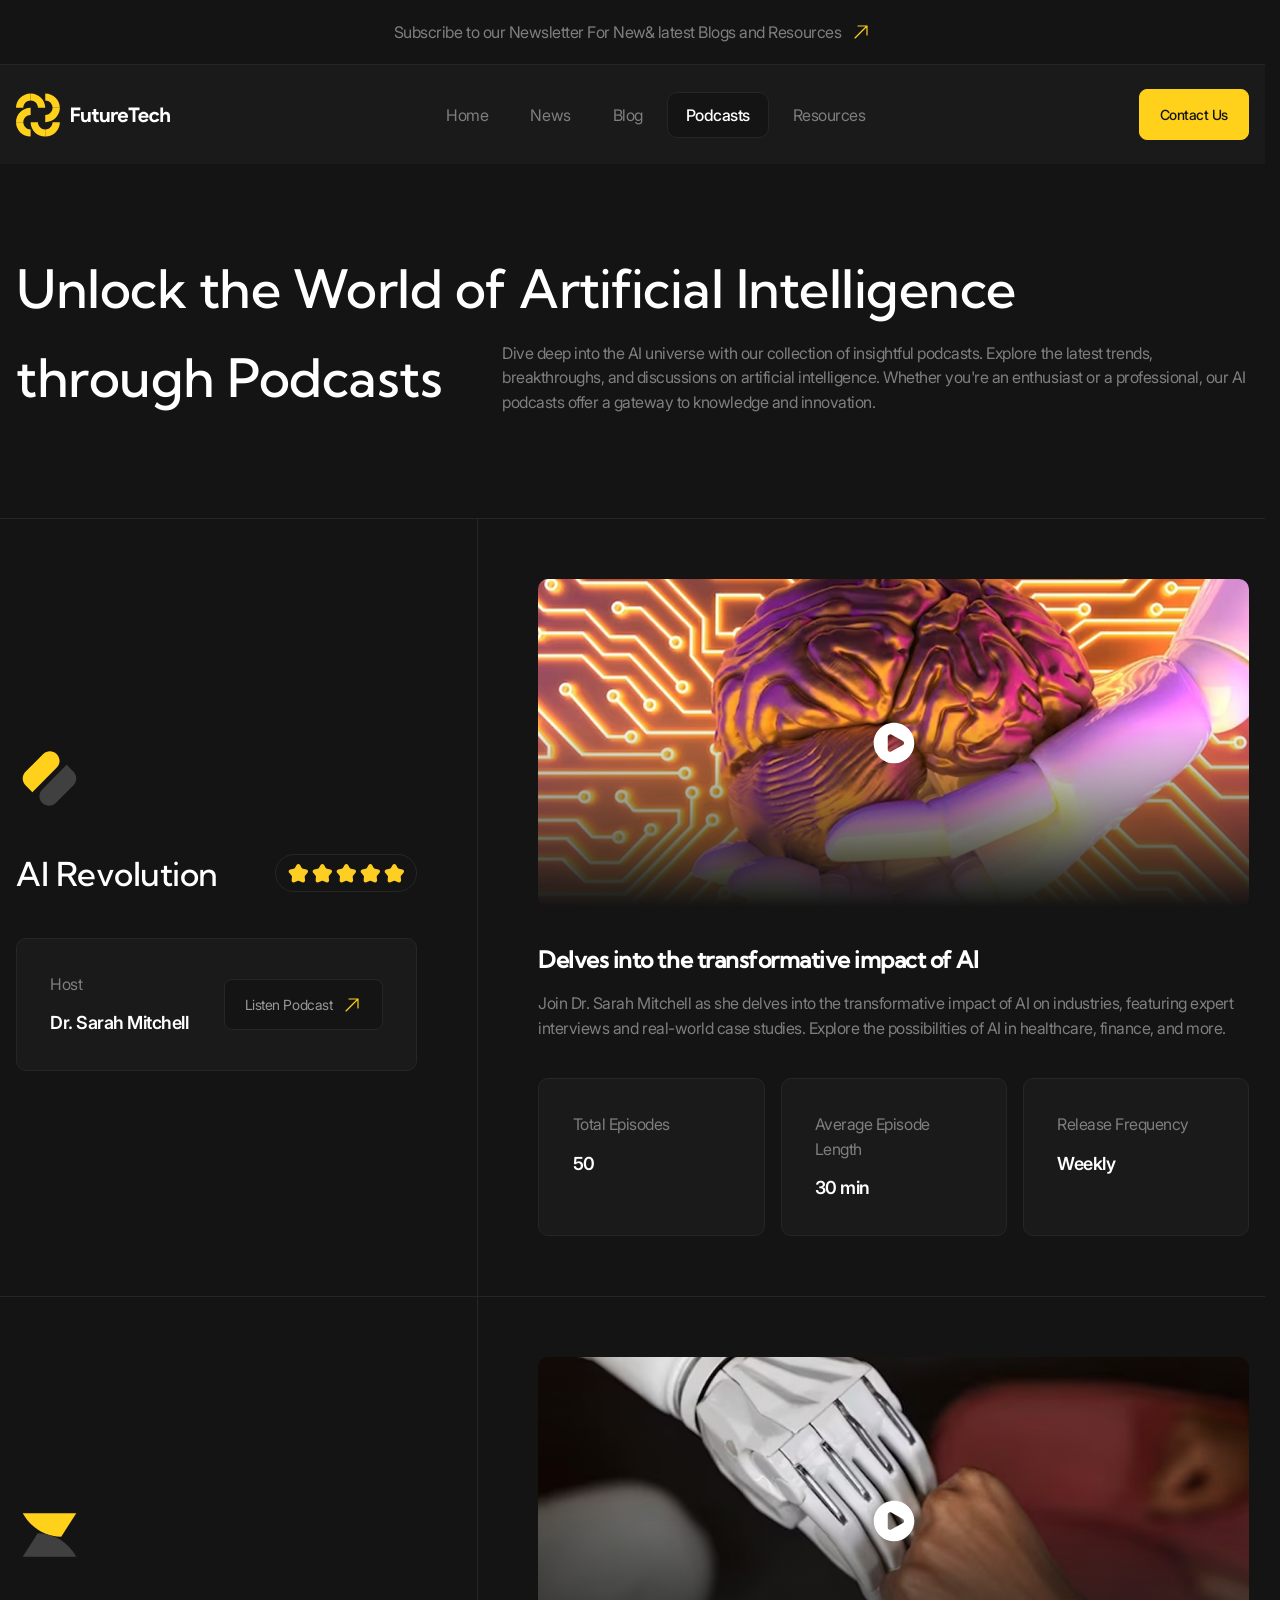
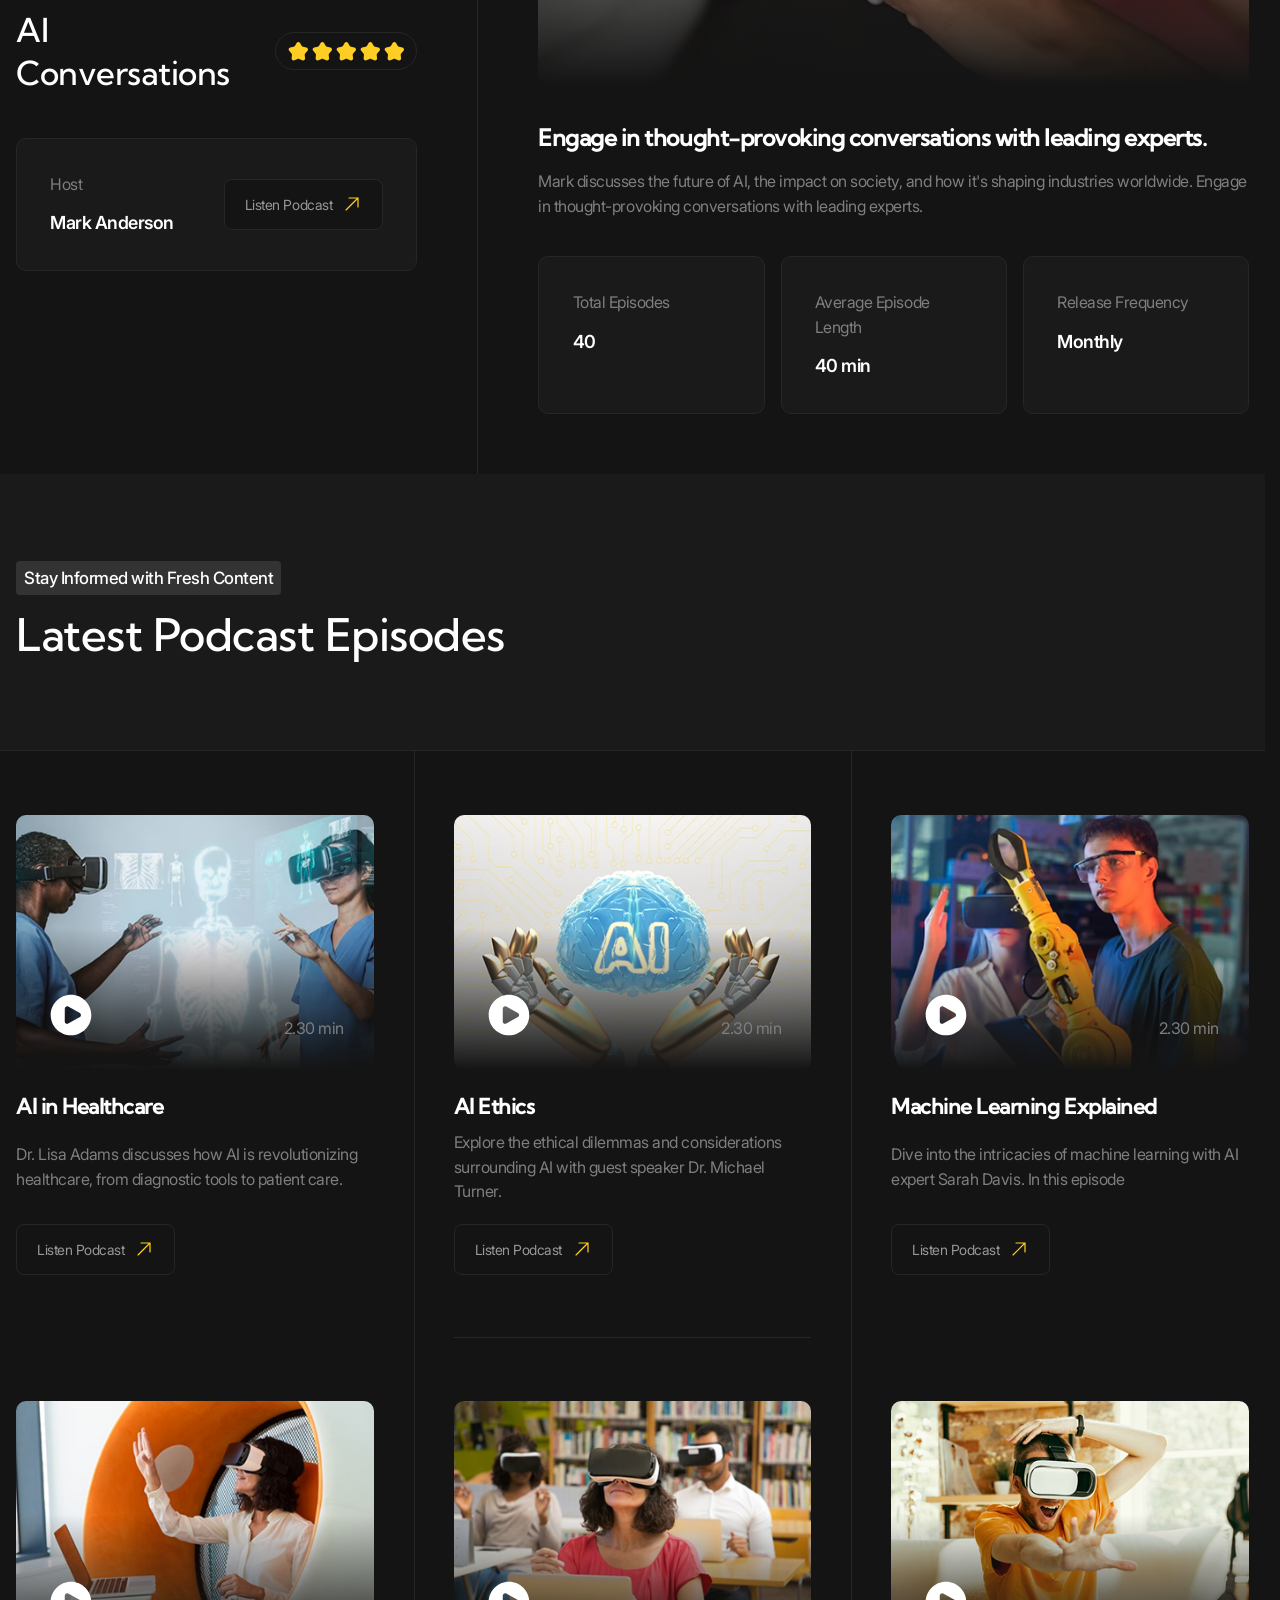
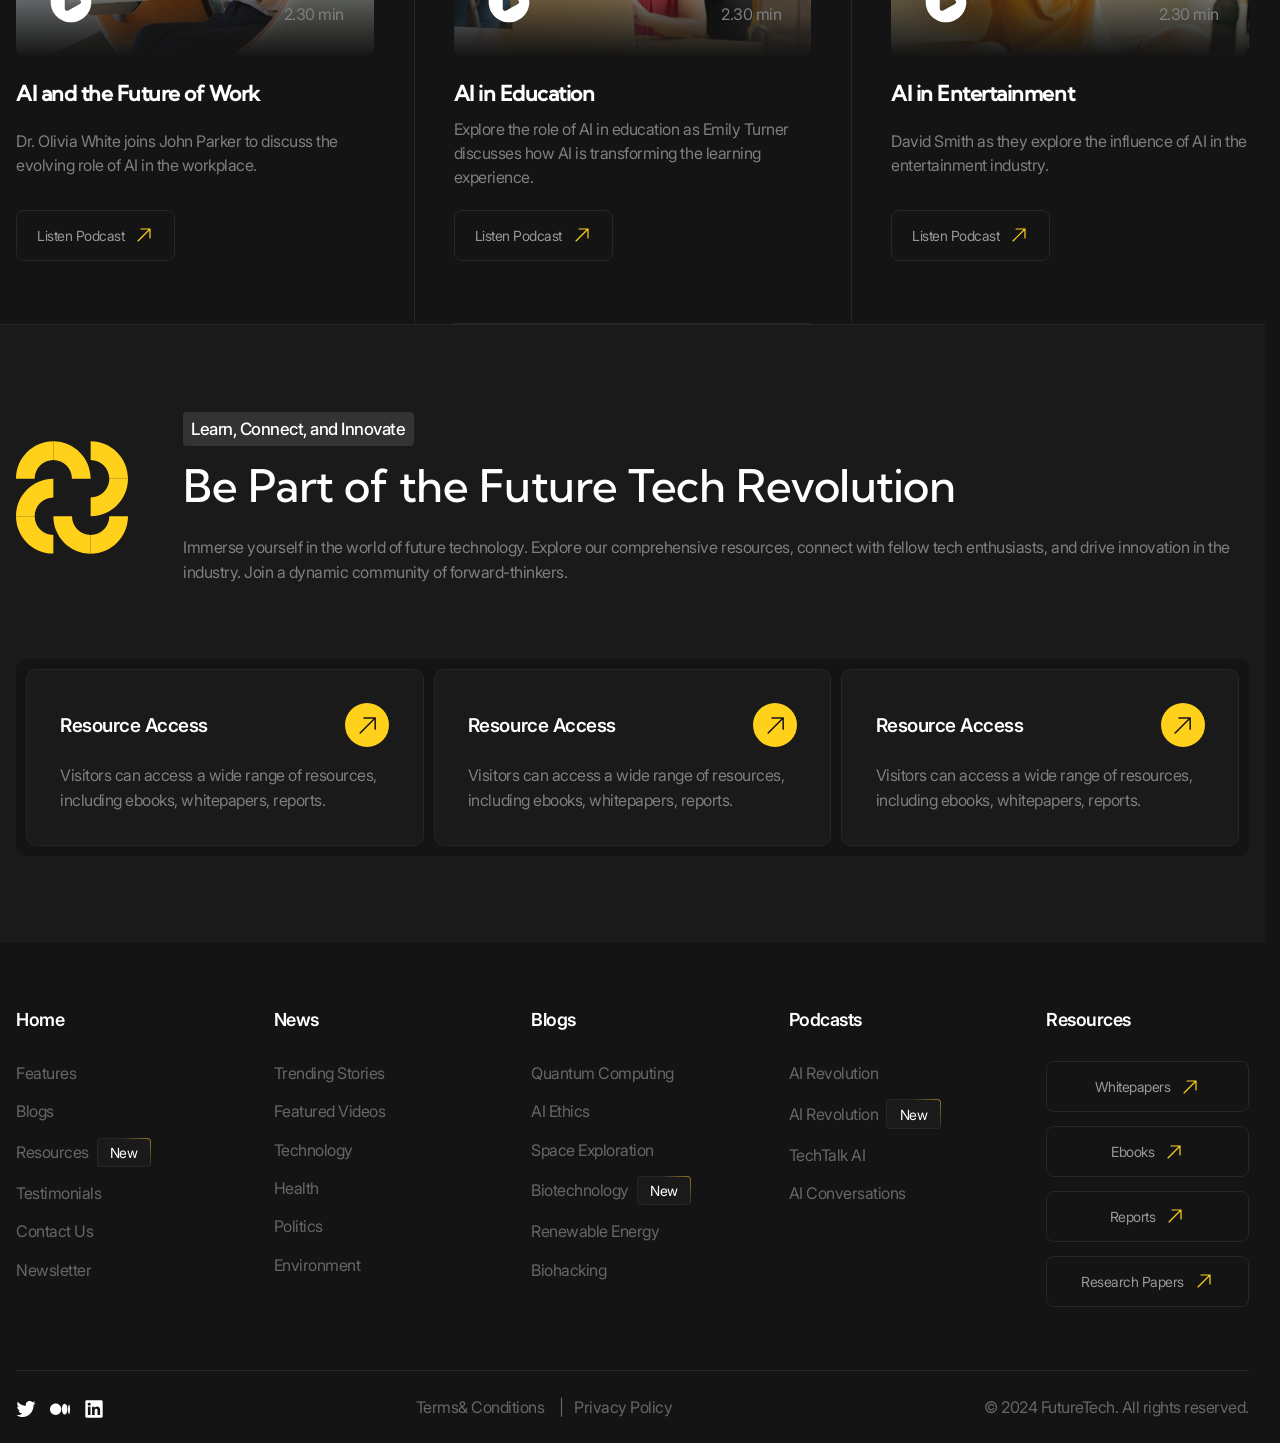
<file: podcasts.html>
<!DOCTYPE html>
<html lang="en">
  <head>
    <meta charset="UTF-8" />
    <meta
      name="viewport"
      content="width=device-width, user-scalable=no, initial-scale=1.0, maximum-scale=1.0, minimum-scale=1.0"
    />
    <title>Future Tech | Podcasts</title>
    <link rel="stylesheet" href="/styles/main.css" />
    <script src="/scripts/main.js" type="module" defer></script>
  </head>
  <body>
    <header class="header" data-js-header>
      <div class="header__promo">
        <div class="header__promo-inner container">
          <a class="header__promo-link" href="/"
            ><span class="icon icon--yellow-arrow"
              >Subscribe to our Newsletter For New& latest Blogs and
              Resources</span
            ></a
          >
        </div>
      </div>
      <div class="header__body">
        <div class="header__body-inner container">
          <a href="/" class="header__logo logo" title="Home" aria-label="Home"
            ><img
              class="logo__image"
              src="/images/logo.svg"
              alt=""
              width="179"
              height="50"
              loading="lazy"
          /></a>
          <div class="header__overlay" data-js-header-overlay>
            <nav class="header__menu">
              <ul class="header__menu-list">
                <li class="header__menu-item">
                  <a href="/index.html" class="header__menu-link">Home</a>
                </li>
                <li class="header__menu-item">
                  <a href="/news.html" class="header__menu-link">News</a>
                </li>
                <li class="header__menu-item">
                  <a href="/blog.html" class="header__menu-link">Blog</a>
                </li>
                <li class="header__menu-item">
                  <a href="/podcasts.html" class="header__menu-link is-active"
                    >Podcasts</a
                  >
                </li>
                <li class="header__menu-item">
                  <a href="/resources.html" class="header__menu-link"
                    >Resources</a
                  >
                </li>
              </ul>
            </nav>
            <a
              class="header__contact-us-link button button--accent"
              href="/contacts.html"
              >Contact Us</a
            >
          </div>
          <button
            class="header__burger-button burger-button visible-mobile"
            type="button"
            aria-label="Open menu"
            title="Open menu"
            data-js-header-burger-button
          >
            <span class="burger-button__line"></span>
            <span class="burger-button__line"></span
            ><span class="burger-button__line"></span>
          </button>
        </div>
      </div>
    </header>

    <main>
      <section class="hero-alt" aria-labelledby="podcasts-title">
        <header class="hero-alt__header">
          <div class="hero-alt__header-inner container">
            <h1 class="hero-alt__title" id="podcasts-title">
              Unlock the World of Artificial Intelligence
              <span class="hero-alt__title-hidden-part">through Podcasts</span>
            </h1>
            <p class="hero-alt__subtitle h1 hidden-mobile" aria-hidden="true">
              through Podcasts
            </p>
            <p class="hero-alt-description">
              Dive deep into the AI universe with our collection of insightful
              podcasts. Explore the latest trends, breakthroughs, and
              discussions on artificial intelligence. Whether you're an
              enthusiast or a professional, our AI podcasts offer a gateway to
              knowledge and innovation.
            </p>
          </div>
        </header>
        <div class="hero-alt__body">
          <ul class="list">
            <li class="list__item">
              <div class="card container">
                <div class="card__preview">
                  <div class="card__preview-main">
                    <img
                      class="card__preview-icon"
                      src="/images/podcasts/icon-1.svg"
                      alt=""
                      width="80"
                      height="80"
                    />
                    <div class="card__preview-info">
                      <h2 class="card__preview-title h3">AI Revolution</h2>
                      <div
                        class="card__rating-view rating-view"
                        aria-label="Rating 5 star"
                        title="Rating 5 star"
                      >
                        <div class="rating-view__star is-active"></div>
                        <div class="rating-view__star is-active"></div>
                        <div class="rating-view__star is-active"></div>
                        <div class="rating-view__star is-active"></div>
                        <div class="rating-view__star is-active"></div>
                      </div>
                    </div>
                  </div>
                  <div class="card__preview-extra">
                    <div class="card__cell tile">
                      <h3 class="card__cell-subtitle">Host</h3>
                      <p class="card__cell-description h6">
                        Dr. Sarah Mitchell
                      </p>
                      <a class="card__cell-link button" href="/"
                        ><span class="icon icon--yellow-arrow"
                          >Listen Podcast</span
                        ></a
                      >
                    </div>
                  </div>
                </div>
                <div class="card__body">
                  <div class="card__grid card__grid--3-cols">
                    <div class="card__cell card__cell--wide">
                      <div class="video-player" data-js-video-player>
                        <video
                          class="video-player__video"
                          src="/videos/video.mp4"
                          width="917"
                          height="412"
                          poster="/images/videos/poster-5.jpg"
                          data-js-video-player-video
                        ></video>
                        <div
                          class="video-player__panel video-player__panel--center is-active"
                          data-js-video-player-panel
                        >
                          <button
                            class="video-player__play-button"
                            type="button"
                            aria-label="Play video"
                            title="Play video"
                            data-js-video-player-play-button
                          >
                            <svg
                              width="70"
                              height="70"
                              viewBox="0 0 70 70"
                              fill="none"
                              xmlns="http://www.w3.org/2000/svg"
                            >
                              <path
                                fill-rule="evenodd"
                                clip-rule="evenodd"
                                d="M6.5625 35C6.5625 19.2944 19.2944 6.5625 35 6.5625C50.7056 6.5625 63.4375 19.2944 63.4375 35C63.4375 50.7056 50.7056 63.4375 35 63.4375C19.2944 63.4375 6.5625 50.7056 6.5625 35ZM47.4663 32.1318C49.7167 33.382 49.7167 36.6183 47.4663 37.8685L31.1248 46.9471C28.9377 48.1621 26.25 46.5807 26.25 44.0788V25.9215C26.25 23.4196 28.9377 21.8381 31.1248 23.0531L47.4663 32.1318Z"
                                fill="white"
                              />
                            </svg>
                          </button>
                        </div>
                      </div>
                    </div>
                    <div class="card__cell card__cell--wide">
                      <h3 class="card__cell-title h4">
                        Delves into the transformative impact of AI
                      </h3>
                      <p class="card__cell-description">
                        Join Dr. Sarah Mitchell as she delves into the
                        transformative impact of AI on industries, featuring
                        expert interviews and real-world case studies. Explore
                        the possibilities of AI in healthcare, finance, and
                        more.
                      </p>
                    </div>
                    <div class="card__cell tile">
                      <p class="card__cell-title">Total Episodes</p>
                      <p class="card__cell-description h6">50</p>
                    </div>
                    <div class="card__cell tile">
                      <p class="card__cell-title">Average Episode Length</p>
                      <p class="card__cell-description h6">30 min</p>
                    </div>
                    <div class="card__cell tile">
                      <p class="card__cell-title">Release Frequency</p>
                      <p class="card__cell-description h6">Weekly</p>
                    </div>
                  </div>
                </div>
              </div>
            </li>
            <li class="list__item">
              <div class="card container">
                <div class="card__preview">
                  <div class="card__preview-main">
                    <img
                      class="card__preview-icon"
                      src="/images/podcasts/icon-2.svg"
                      alt=""
                      width="80"
                      height="80"
                    />
                    <div class="card__preview-info">
                      <h2 class="card__preview-title h3">AI Conversations</h2>
                      <div
                        class="card__rating-view rating-view"
                        aria-label="Rating 5 star"
                        title="Rating 5 star"
                      >
                        <div class="rating-view__star is-active"></div>
                        <div class="rating-view__star is-active"></div>
                        <div class="rating-view__star is-active"></div>
                        <div class="rating-view__star is-active"></div>
                        <div class="rating-view__star is-active"></div>
                      </div>
                    </div>
                  </div>
                  <div class="card__preview-extra">
                    <div class="card__cell tile">
                      <h3 class="card__cell-subtitle">Host</h3>
                      <p class="card__cell-description h6">Mark Anderson</p>
                      <a class="card__cell-link button" href="/"
                        ><span class="icon icon--yellow-arrow"
                          >Listen Podcast</span
                        ></a
                      >
                    </div>
                  </div>
                </div>
                <div class="card__body">
                  <div class="card__grid card__grid--3-cols">
                    <div class="card__cell card__cell--wide">
                      <div class="video-player" data-js-video-player>
                        <video
                          class="video-player__video"
                          src="/videos/video.mp4"
                          width="917"
                          height="412"
                          poster="/images/videos/poster-6.jpg"
                          data-js-video-player-video
                        ></video>
                        <div
                          class="video-player__panel video-player__panel--center is-active"
                          data-js-video-player-panel
                        >
                          <button
                            class="video-player__play-button"
                            type="button"
                            aria-label="Play video"
                            title="Play video"
                            data-js-video-player-play-button
                          >
                            <svg
                              width="70"
                              height="70"
                              viewBox="0 0 70 70"
                              fill="none"
                              xmlns="http://www.w3.org/2000/svg"
                            >
                              <path
                                fill-rule="evenodd"
                                clip-rule="evenodd"
                                d="M6.5625 35C6.5625 19.2944 19.2944 6.5625 35 6.5625C50.7056 6.5625 63.4375 19.2944 63.4375 35C63.4375 50.7056 50.7056 63.4375 35 63.4375C19.2944 63.4375 6.5625 50.7056 6.5625 35ZM47.4663 32.1318C49.7167 33.382 49.7167 36.6183 47.4663 37.8685L31.1248 46.9471C28.9377 48.1621 26.25 46.5807 26.25 44.0788V25.9215C26.25 23.4196 28.9377 21.8381 31.1248 23.0531L47.4663 32.1318Z"
                                fill="white"
                              />
                            </svg>
                          </button>
                        </div>
                      </div>
                    </div>
                    <div class="card__cell card__cell--wide">
                      <h3 class="card__cell-title h4">
                        Engage in thought-provoking conversations with leading
                        experts.
                      </h3>
                      <p class="card__cell-description">
                        Mark discusses the future of AI, the impact on society,
                        and how it's shaping industries worldwide. Engage in
                        thought-provoking conversations with leading experts.
                      </p>
                    </div>
                    <div class="card__cell tile">
                      <p class="card__cell-title">Total Episodes</p>
                      <p class="card__cell-description h6">40</p>
                    </div>
                    <div class="card__cell tile">
                      <p class="card__cell-title">Average Episode Length</p>
                      <p class="card__cell-description h6">40 min</p>
                    </div>
                    <div class="card__cell tile">
                      <p class="card__cell-title">Release Frequency</p>
                      <p class="card__cell-description h6">Monthly</p>
                    </div>
                  </div>
                </div>
              </div>
            </li>
          </ul>
        </div>
      </section>

      <section class="section" aria-labelledby="podcasts-videos-title">
        <header class="section__header">
          <div class="section__header-inner container">
            <div class="section__header-info">
              <p class="section__subtitle tag">
                Stay Informed with Fresh Content
              </p>
              <h2 class="section__title" id="podcasts-videos-title">
                Latest Podcast Episodes
              </h2>
            </div>
          </div>
        </header>
        <div class="section__body">
          <ul class="bordered-grid bordered-grid--3-cols container">
            <li class="bordered-grid__item">
              <div class="video-card">
                <div
                  class="video-card__player video-player"
                  data-js-video-player
                >
                  <video
                    class="video-player__video video-player__video--small"
                    src="/videos/video.mp4"
                    width="470"
                    height="290"
                    poster="/images/videos/poster-7.jpg"
                    data-js-video-player-video
                  ></video>
                  <div
                    class="video-player__panel is-active"
                    data-js-video-player-panel
                  >
                    <button
                      class="video-player__play-button"
                      type="button"
                      aria-label="Play video"
                      title="Play video"
                      data-js-video-player-play-button
                    >
                      <svg
                        width="70"
                        height="70"
                        viewBox="0 0 70 70"
                        fill="none"
                        xmlns="http://www.w3.org/2000/svg"
                      >
                        <path
                          fill-rule="evenodd"
                          clip-rule="evenodd"
                          d="M6.5625 35C6.5625 19.2944 19.2944 6.5625 35 6.5625C50.7056 6.5625 63.4375 19.2944 63.4375 35C63.4375 50.7056 50.7056 63.4375 35 63.4375C19.2944 63.4375 6.5625 50.7056 6.5625 35ZM47.4663 32.1318C49.7167 33.382 49.7167 36.6183 47.4663 37.8685L31.1248 46.9471C28.9377 48.1621 26.25 46.5807 26.25 44.0788V25.9215C26.25 23.4196 28.9377 21.8381 31.1248 23.0531L47.4663 32.1318Z"
                          fill="white"
                        />
                      </svg>
                    </button>
                    <div class="video-player__duration">2.30 min</div>
                  </div>
                </div>
                <div class="video-card__body">
                  <h3 class="video-card__title h5">AI in Healthcare</h3>
                  <div class="video-card__descrption">
                    <p>
                      Dr. Lisa Adams discusses how AI is revolutionizing
                      healthcare, from diagnostic tools to patient care.
                    </p>
                  </div>
                </div>
                <a class="video-card__link button" href="/"
                  ><span class="icon icon--yellow-arrow"
                    >Listen Podcast</span
                  ></a
                >
              </div>
            </li>
            <li class="bordered-grid__item">
              <div class="video-card">
                <div
                  class="video-card__player video-player"
                  data-js-video-player
                >
                  <video
                    class="video-player__video video-player__video--small"
                    src="/videos/video.mp4"
                    width="470"
                    height="290"
                    poster="/images/videos/poster-8.jpg"
                    data-js-video-player-video
                  ></video>
                  <div
                    class="video-player__panel is-active"
                    data-js-video-player-panel
                  >
                    <button
                      class="video-player__play-button"
                      type="button"
                      aria-label="Play video"
                      title="Play video"
                      data-js-video-player-play-button
                    >
                      <svg
                        width="70"
                        height="70"
                        viewBox="0 0 70 70"
                        fill="none"
                        xmlns="http://www.w3.org/2000/svg"
                      >
                        <path
                          fill-rule="evenodd"
                          clip-rule="evenodd"
                          d="M6.5625 35C6.5625 19.2944 19.2944 6.5625 35 6.5625C50.7056 6.5625 63.4375 19.2944 63.4375 35C63.4375 50.7056 50.7056 63.4375 35 63.4375C19.2944 63.4375 6.5625 50.7056 6.5625 35ZM47.4663 32.1318C49.7167 33.382 49.7167 36.6183 47.4663 37.8685L31.1248 46.9471C28.9377 48.1621 26.25 46.5807 26.25 44.0788V25.9215C26.25 23.4196 28.9377 21.8381 31.1248 23.0531L47.4663 32.1318Z"
                          fill="white"
                        />
                      </svg>
                    </button>
                    <div class="video-player__duration">2.30 min</div>
                  </div>
                </div>
                <div class="video-card__body">
                  <h3 class="video-card__title h5">AI Ethics</h3>
                  <div class="video-card__descrption">
                    <p>
                      Explore the ethical dilemmas and considerations
                      surrounding AI with guest speaker Dr. Michael Turner.
                    </p>
                  </div>
                </div>
                <a class="video-card__link button" href="/"
                  ><span class="icon icon--yellow-arrow"
                    >Listen Podcast</span
                  ></a
                >
              </div>
            </li>
            <li class="bordered-grid__item">
              <div class="video-card">
                <div
                  class="video-card__player video-player"
                  data-js-video-player
                >
                  <video
                    class="video-player__video video-player__video--small"
                    src="/videos/video.mp4"
                    width="470"
                    height="290"
                    poster="/images/videos/poster-9.jpg"
                    data-js-video-player-video
                  ></video>
                  <div
                    class="video-player__panel is-active"
                    data-js-video-player-panel
                  >
                    <button
                      class="video-player__play-button"
                      type="button"
                      aria-label="Play video"
                      title="Play video"
                      data-js-video-player-play-button
                    >
                      <svg
                        width="70"
                        height="70"
                        viewBox="0 0 70 70"
                        fill="none"
                        xmlns="http://www.w3.org/2000/svg"
                      >
                        <path
                          fill-rule="evenodd"
                          clip-rule="evenodd"
                          d="M6.5625 35C6.5625 19.2944 19.2944 6.5625 35 6.5625C50.7056 6.5625 63.4375 19.2944 63.4375 35C63.4375 50.7056 50.7056 63.4375 35 63.4375C19.2944 63.4375 6.5625 50.7056 6.5625 35ZM47.4663 32.1318C49.7167 33.382 49.7167 36.6183 47.4663 37.8685L31.1248 46.9471C28.9377 48.1621 26.25 46.5807 26.25 44.0788V25.9215C26.25 23.4196 28.9377 21.8381 31.1248 23.0531L47.4663 32.1318Z"
                          fill="white"
                        />
                      </svg>
                    </button>
                    <div class="video-player__duration">2.30 min</div>
                  </div>
                </div>
                <div class="video-card__body">
                  <h3 class="video-card__title h5">
                    Machine Learning Explained
                  </h3>
                  <div class="video-card__descrption">
                    <p>
                      Dive into the intricacies of machine learning with AI
                      expert Sarah Davis. In this episode
                    </p>
                  </div>
                </div>
                <a class="video-card__link button" href="/"
                  ><span class="icon icon--yellow-arrow"
                    >Listen Podcast</span
                  ></a
                >
              </div>
            </li>
            <li class="bordered-grid__item">
              <div class="video-card">
                <div
                  class="video-card__player video-player"
                  data-js-video-player
                >
                  <video
                    class="video-player__video video-player__video--small"
                    src="/videos/video.mp4"
                    width="470"
                    height="290"
                    poster="/images/videos/poster-10.jpg"
                    data-js-video-player-video
                  ></video>
                  <div
                    class="video-player__panel is-active"
                    data-js-video-player-panel
                  >
                    <button
                      class="video-player__play-button"
                      type="button"
                      aria-label="Play video"
                      title="Play video"
                      data-js-video-player-play-button
                    >
                      <svg
                        width="70"
                        height="70"
                        viewBox="0 0 70 70"
                        fill="none"
                        xmlns="http://www.w3.org/2000/svg"
                      >
                        <path
                          fill-rule="evenodd"
                          clip-rule="evenodd"
                          d="M6.5625 35C6.5625 19.2944 19.2944 6.5625 35 6.5625C50.7056 6.5625 63.4375 19.2944 63.4375 35C63.4375 50.7056 50.7056 63.4375 35 63.4375C19.2944 63.4375 6.5625 50.7056 6.5625 35ZM47.4663 32.1318C49.7167 33.382 49.7167 36.6183 47.4663 37.8685L31.1248 46.9471C28.9377 48.1621 26.25 46.5807 26.25 44.0788V25.9215C26.25 23.4196 28.9377 21.8381 31.1248 23.0531L47.4663 32.1318Z"
                          fill="white"
                        />
                      </svg>
                    </button>
                    <div class="video-player__duration">2.30 min</div>
                  </div>
                </div>
                <div class="video-card__body">
                  <h3 class="video-card__title h5">
                    AI and the Future of Work
                  </h3>
                  <div class="video-card__descrption">
                    <p>
                      Dr. Olivia White joins John Parker to discuss the evolving
                      role of AI in the workplace.
                    </p>
                  </div>
                </div>
                <a class="video-card__link button" href="/"
                  ><span class="icon icon--yellow-arrow"
                    >Listen Podcast</span
                  ></a
                >
              </div>
            </li>
            <li class="bordered-grid__item">
              <div class="video-card">
                <div
                  class="video-card__player video-player"
                  data-js-video-player
                >
                  <video
                    class="video-player__video video-player__video--small"
                    src="/videos/video.mp4"
                    width="470"
                    height="290"
                    poster="/images/videos/poster-11.jpg"
                    data-js-video-player-video
                  ></video>
                  <div
                    class="video-player__panel is-active"
                    data-js-video-player-panel
                  >
                    <button
                      class="video-player__play-button"
                      type="button"
                      aria-label="Play video"
                      title="Play video"
                      data-js-video-player-play-button
                    >
                      <svg
                        width="70"
                        height="70"
                        viewBox="0 0 70 70"
                        fill="none"
                        xmlns="http://www.w3.org/2000/svg"
                      >
                        <path
                          fill-rule="evenodd"
                          clip-rule="evenodd"
                          d="M6.5625 35C6.5625 19.2944 19.2944 6.5625 35 6.5625C50.7056 6.5625 63.4375 19.2944 63.4375 35C63.4375 50.7056 50.7056 63.4375 35 63.4375C19.2944 63.4375 6.5625 50.7056 6.5625 35ZM47.4663 32.1318C49.7167 33.382 49.7167 36.6183 47.4663 37.8685L31.1248 46.9471C28.9377 48.1621 26.25 46.5807 26.25 44.0788V25.9215C26.25 23.4196 28.9377 21.8381 31.1248 23.0531L47.4663 32.1318Z"
                          fill="white"
                        />
                      </svg>
                    </button>
                    <div class="video-player__duration">2.30 min</div>
                  </div>
                </div>
                <div class="video-card__body">
                  <h3 class="video-card__title h5">AI in Education</h3>
                  <div class="video-card__descrption">
                    <p>
                      Explore the role of AI in education as Emily Turner
                      discusses how AI is transforming the learning experience.
                    </p>
                  </div>
                </div>
                <a class="video-card__link button" href="/"
                  ><span class="icon icon--yellow-arrow"
                    >Listen Podcast</span
                  ></a
                >
              </div>
            </li>
            <li class="bordered-grid__item">
              <div class="video-card">
                <div
                  class="video-card__player video-player"
                  data-js-video-player
                >
                  <video
                    class="video-player__video video-player__video--small"
                    src="/videos/video.mp4"
                    width="470"
                    height="290"
                    poster="/images/videos/poster-12.jpg"
                    data-js-video-player-video
                  ></video>
                  <div
                    class="video-player__panel is-active"
                    data-js-video-player-panel
                  >
                    <button
                      class="video-player__play-button"
                      type="button"
                      aria-label="Play video"
                      title="Play video"
                      data-js-video-player-play-button
                    >
                      <svg
                        width="70"
                        height="70"
                        viewBox="0 0 70 70"
                        fill="none"
                        xmlns="http://www.w3.org/2000/svg"
                      >
                        <path
                          fill-rule="evenodd"
                          clip-rule="evenodd"
                          d="M6.5625 35C6.5625 19.2944 19.2944 6.5625 35 6.5625C50.7056 6.5625 63.4375 19.2944 63.4375 35C63.4375 50.7056 50.7056 63.4375 35 63.4375C19.2944 63.4375 6.5625 50.7056 6.5625 35ZM47.4663 32.1318C49.7167 33.382 49.7167 36.6183 47.4663 37.8685L31.1248 46.9471C28.9377 48.1621 26.25 46.5807 26.25 44.0788V25.9215C26.25 23.4196 28.9377 21.8381 31.1248 23.0531L47.4663 32.1318Z"
                          fill="white"
                        />
                      </svg>
                    </button>
                    <div class="video-player__duration">2.30 min</div>
                  </div>
                </div>
                <div class="video-card__body">
                  <h3 class="video-card__title h5">AI in Entertainment</h3>
                  <div class="video-card__descrption">
                    <p>
                      David Smith as they explore the influence of AI in the
                      entertainment industry.
                    </p>
                  </div>
                </div>
                <a class="video-card__link button" href="/"
                  ><span class="icon icon--yellow-arrow"
                    >Listen Podcast</span
                  ></a
                >
              </div>
            </li>
          </ul>
        </div>
      </section>

      <section class="about" aria-labelledby="about-title">
        <div class="about__inner container">
          <header class="about__header">
            <img
              class="about__icon"
              src="/images/about/icon.svg"
              alt=""
              width="150"
              height="150"
            />

            <div class="about__info">
              <p class="about__subtitle tag">Learn, Connect, and Innovate</p>
              <h2 class="about__title" id="about-title">
                Be Part of the Future Tech Revolution
              </h2>
            </div>

            <div class="about__description">
              <p>
                Immerse yourself in the world of future technology. Explore our
                comprehensive resources, connect with fellow tech enthusiasts,
                and drive innovation in the industry. Join a dynamic community
                of forward-thinkers.
              </p>
            </div>
          </header>
          <ul class="about__list">
            <li class="about__item">
              <a class="about-card tile" href="/"
                ><h3 class="about-card__title circle-icon">Resource Access</h3>
                <div class="about-card__description">
                  <p>
                    Visitors can access a wide range of resources, including
                    ebooks, whitepapers, reports.
                  </p>
                </div>
              </a>
            </li>
            <li class="about__item">
              <a class="about-card tile" href="/"
                ><h3 class="about-card__title circle-icon">Resource Access</h3>
                <div class="about-card__description">
                  <p>
                    Visitors can access a wide range of resources, including
                    ebooks, whitepapers, reports.
                  </p>
                </div>
              </a>
            </li>
            <li class="about__item">
              <a class="about-card tile" href="/"
                ><h3 class="about-card__title circle-icon">Resource Access</h3>
                <div class="about-card__description">
                  <p>
                    Visitors can access a wide range of resources, including
                    ebooks, whitepapers, reports.
                  </p>
                </div>
              </a>
            </li>
          </ul>
        </div>
      </section>
    </main>

    <footer class="footer">
      <div class="footer__inner container">
        <div class="footer__body">
          <nav class="footer__menu">
            <div class="footer__menu-column">
              <a class="footer__menu-main-link h6" href="/">Home</a>
              <ul class="footer__menu-list">
                <li class="footer__menu-item">
                  <a class="footer__menu-link" href="/">Features</a>
                </li>
                <li class="footer__menu-item">
                  <a class="footer__menu-link" href="/">Blogs</a>
                </li>
                <li class="footer__menu-item">
                  <a class="footer__menu-link" href="/">Resources</a>
                  <span class="badge">New</span>
                </li>
                <li class="footer__menu-item">
                  <a class="footer__menu-link" href="/">Testimonials</a>
                </li>
                <li class="footer__menu-item">
                  <a class="footer__menu-link" href="/">Contact Us</a>
                </li>
                <li class="footer__menu-item">
                  <a class="footer__menu-link" href="/">Newsletter</a>
                </li>
              </ul>
            </div>
            <div class="footer__menu-column">
              <a class="footer__menu-main-link h6" href="/">News</a>
              <ul class="footer__menu-list">
                <li class="footer__menu-item">
                  <a class="footer__menu-link" href="/">Trending Stories</a>
                </li>
                <li class="footer__menu-item">
                  <a class="footer__menu-link" href="/">Featured Videos</a>
                </li>
                <li class="footer__menu-item">
                  <a class="footer__menu-link" href="/">Technology</a>
                </li>
                <li class="footer__menu-item">
                  <a class="footer__menu-link" href="/">Health</a>
                </li>
                <li class="footer__menu-item">
                  <a class="footer__menu-link" href="/">Politics</a>
                </li>
                <li class="footer__menu-item">
                  <a class="footer__menu-link" href="/">Environment</a>
                </li>
              </ul>
            </div>
            <div class="footer__menu-column">
              <a class="footer__menu-main-link h6" href="/">Blogs</a>
              <ul class="footer__menu-list">
                <li class="footer__menu-item">
                  <a class="footer__menu-link" href="/">Quantum Computing</a>
                </li>
                <li class="footer__menu-item">
                  <a class="footer__menu-link" href="/">AI Ethics</a>
                </li>
                <li class="footer__menu-item">
                  <a class="footer__menu-link" href="/">Space Exploration</a>
                </li>
                <li class="footer__menu-item">
                  <a class="footer__menu-link" href="/">Biotechnology</a>
                  <span class="badge">New</span>
                </li>
                <li class="footer__menu-item">
                  <a class="footer__menu-link" href="/">Renewable Energy</a>
                </li>
                <li class="footer__menu-item">
                  <a class="footer__menu-link" href="/">Biohacking</a>
                </li>
              </ul>
            </div>
            <div class="footer__menu-column">
              <a class="footer__menu-main-link h6" href="/">Podcasts</a>
              <ul class="footer__menu-list">
                <li class="footer__menu-item">
                  <a class="footer__menu-link" href="/">AI Revolution</a>
                </li>
                <li class="footer__menu-item">
                  <a class="footer__menu-link" href="/">AI Revolution</a>
                  <span class="badge">New</span>
                </li>
                <li class="footer__menu-item">
                  <a class="footer__menu-link" href="/">TechTalk AI</a>
                </li>
                <li class="footer__menu-item">
                  <a class="footer__menu-link" href="/">AI Conversations</a>
                </li>
              </ul>
            </div>
            <div class="footer__menu-column">
              <a class="footer__menu-main-link h6" href="/">Resources</a>
              <ul class="footer__menu-list">
                <li class="footer__menu-item button">
                  <a class="footer__menu-link" href="/"
                    ><span class="icon icon--yellow-arrow">Whitepapers</span></a
                  >
                </li>
                <li class="footer__menu-item button">
                  <a class="footer__menu-link" href="/">
                    <span class="icon icon--yellow-arrow">Ebooks</span>
                  </a>
                </li>
                <li class="footer__menu-item button">
                  <a class="footer__menu-link" href="/">
                    <span class="icon icon--yellow-arrow">Reports</span>
                  </a>
                </li>
                <li class="footer__menu-item button">
                  <a class="footer__menu-link" href="/">
                    <span class="icon icon--yellow-arrow">Research Papers</span>
                  </a>
                </li>
              </ul>
            </div>
          </nav>
        </div>
        <div class="footer__extra">
          <div class="footer__extra-menu">
            <ul class="footer__extra-menu-list">
              <li class="footer__extra-menu-item">
                <a class="footer__extra-menu-link" href="/"
                  >Terms& Conditions</a
                >
              </li>
              <li class="footer__extra-menu-item">
                <a class="footer__extra-menu-link" href="/">Privacy Policy</a>
              </li>
            </ul>
          </div>

          <div class="footer__soc1als soc1als">
            <ul class="soc1als__list">
              <li class="soc1als__item">
                <a
                  class="soc1als__link"
                  href="/"
                  target="_blank"
                  aria-label="Twitter"
                  title="Twitter"
                  ><svg
                    width="24"
                    height="24"
                    viewBox="0 0 24 24"
                    fill="none"
                    xmlns="http://www.w3.org/2000/svg"
                  >
                    <path
                      d="M21.0571 7.18114C21.0664 7.39235 21.0664 7.59395 21.0664 7.80515C21.0756 14.2084 16.3712 21.6004 7.76793 21.6004C5.23048 21.6004 2.73933 20.842 0.600098 19.4212C0.970528 19.4692 1.34096 19.4884 1.71139 19.4884C3.81358 19.4884 5.86021 18.7588 7.51789 17.4052C5.51756 17.3668 3.75802 16.0132 3.14681 14.0356C3.85063 14.1796 4.57296 14.1508 5.25826 13.9492C3.08198 13.5076 1.51691 11.5204 1.50765 9.20675C1.50765 9.18755 1.50765 9.16835 1.50765 9.14915C2.15591 9.52355 2.88751 9.73475 3.62837 9.75395C1.58174 8.33315 0.942746 5.50114 2.18369 3.28353C4.5637 6.31714 8.06427 8.15075 11.8241 8.35235C11.4445 6.67234 11.9631 4.90594 13.1762 3.71553C15.0561 1.88193 18.0196 1.97793 19.7977 3.92673C20.8441 3.71553 21.8535 3.31233 22.7704 2.74593C22.4185 3.86913 21.6869 4.81954 20.7145 5.42434C21.6406 5.30914 22.5481 5.04994 23.4001 4.66594C22.7704 5.64514 21.9739 6.48994 21.0571 7.18114Z"
                      fill="white"
                    />
                  </svg>
                </a>
              </li>
              <li class="soc1als__item">
                <a
                  class="soc1als__link"
                  href="/"
                  target="_blank"
                  aria-label="Medium"
                  title="Medium"
                  ><svg
                    width="24"
                    height="24"
                    viewBox="0 0 24 24"
                    fill="none"
                    xmlns="http://www.w3.org/2000/svg"
                  >
                    <path
                      d="M13.5374 12.2281C13.5374 15.9988 10.5069 19.0556 6.76883 19.0556C3.03073 19.0556 0 15.9981 0 12.2281C0 8.45806 3.0305 5.40039 6.76883 5.40039C10.5072 5.40039 13.5374 8.45737 13.5374 12.2281Z"
                      fill="white"
                    />
                    <path
                      d="M20.9627 12.2285C20.9627 15.7778 19.4474 18.6563 17.5783 18.6563C15.7091 18.6563 14.1938 15.7778 14.1938 12.2285C14.1938 8.67922 15.7089 5.80078 17.578 5.80078C19.4472 5.80078 20.9625 8.67829 20.9625 12.2285"
                      fill="white"
                    />
                    <path
                      d="M24 12.228C24 15.4073 23.4672 17.9862 22.8097 17.9862C22.1522 17.9862 21.6196 15.408 21.6196 12.228C21.6196 9.04797 22.1525 6.46973 22.8097 6.46973C23.467 6.46973 24 9.04774 24 12.228Z"
                      fill="white"
                    />
                  </svg>
                </a>
              </li>
              <li class="soc1als__item">
                <a
                  class="soc1als__link"
                  href="/"
                  target="_blank"
                  aria-label="LinkedIn"
                  title="LinkedIn"
                  ><svg
                    width="24"
                    height="24"
                    viewBox="0 0 24 24"
                    fill="none"
                    xmlns="http://www.w3.org/2000/svg"
                  >
                    <path
                      d="M20.8647 1.59961H3.13554C2.72832 1.59961 2.33777 1.76138 2.04982 2.04933C1.76187 2.33728 1.6001 2.72783 1.6001 3.13505V20.8642C1.6001 21.2714 1.76187 21.6619 2.04982 21.9499C2.33777 22.2378 2.72832 22.3996 3.13554 22.3996H20.8647C21.2719 22.3996 21.6624 22.2378 21.9504 21.9499C22.2383 21.6619 22.4001 21.2714 22.4001 20.8642V3.13505C22.4001 2.72783 22.2383 2.33728 21.9504 2.04933C21.6624 1.76138 21.2719 1.59961 20.8647 1.59961ZM7.79965 19.3186H4.67243V9.38516H7.79965V19.3186ZM6.23388 8.00861C5.87915 8.00661 5.53296 7.89958 5.239 7.70102C4.94504 7.50246 4.71649 7.22127 4.58219 6.89294C4.44789 6.56461 4.41386 6.20386 4.48439 5.8562C4.55492 5.50855 4.72686 5.18958 4.9785 4.93955C5.23014 4.68952 5.5502 4.51964 5.8983 4.45134C6.2464 4.38304 6.60693 4.41939 6.93439 4.5558C7.26185 4.6922 7.54156 4.92255 7.73823 5.21778C7.9349 5.51301 8.03971 5.85988 8.03943 6.21461C8.04278 6.45211 7.99827 6.68784 7.90857 6.90777C7.81887 7.1277 7.68582 7.32732 7.51733 7.49473C7.34884 7.66215 7.14837 7.79392 6.92787 7.88221C6.70736 7.97049 6.47134 8.01348 6.23388 8.00861ZM19.3263 19.3273H16.2005V13.9005C16.2005 12.3001 15.5202 11.8061 14.642 11.8061C13.7147 11.8061 12.8047 12.5052 12.8047 13.9409V19.3273H9.67743V9.39239H12.6848V10.7689H12.7252C13.0271 10.1579 14.0844 9.11361 15.6979 9.11361C17.4428 9.11361 19.3278 10.1493 19.3278 13.1826L19.3263 19.3273Z"
                      fill="white"
                    />
                  </svg>
                </a>
              </li>
            </ul>
          </div>
          <p class="footer__copyright">
            © <time datetime="2024">2024</time> FutureTech. All rights reserved.
          </p>
        </div>
      </div>
    </footer>
  </body>
</html>
</file>
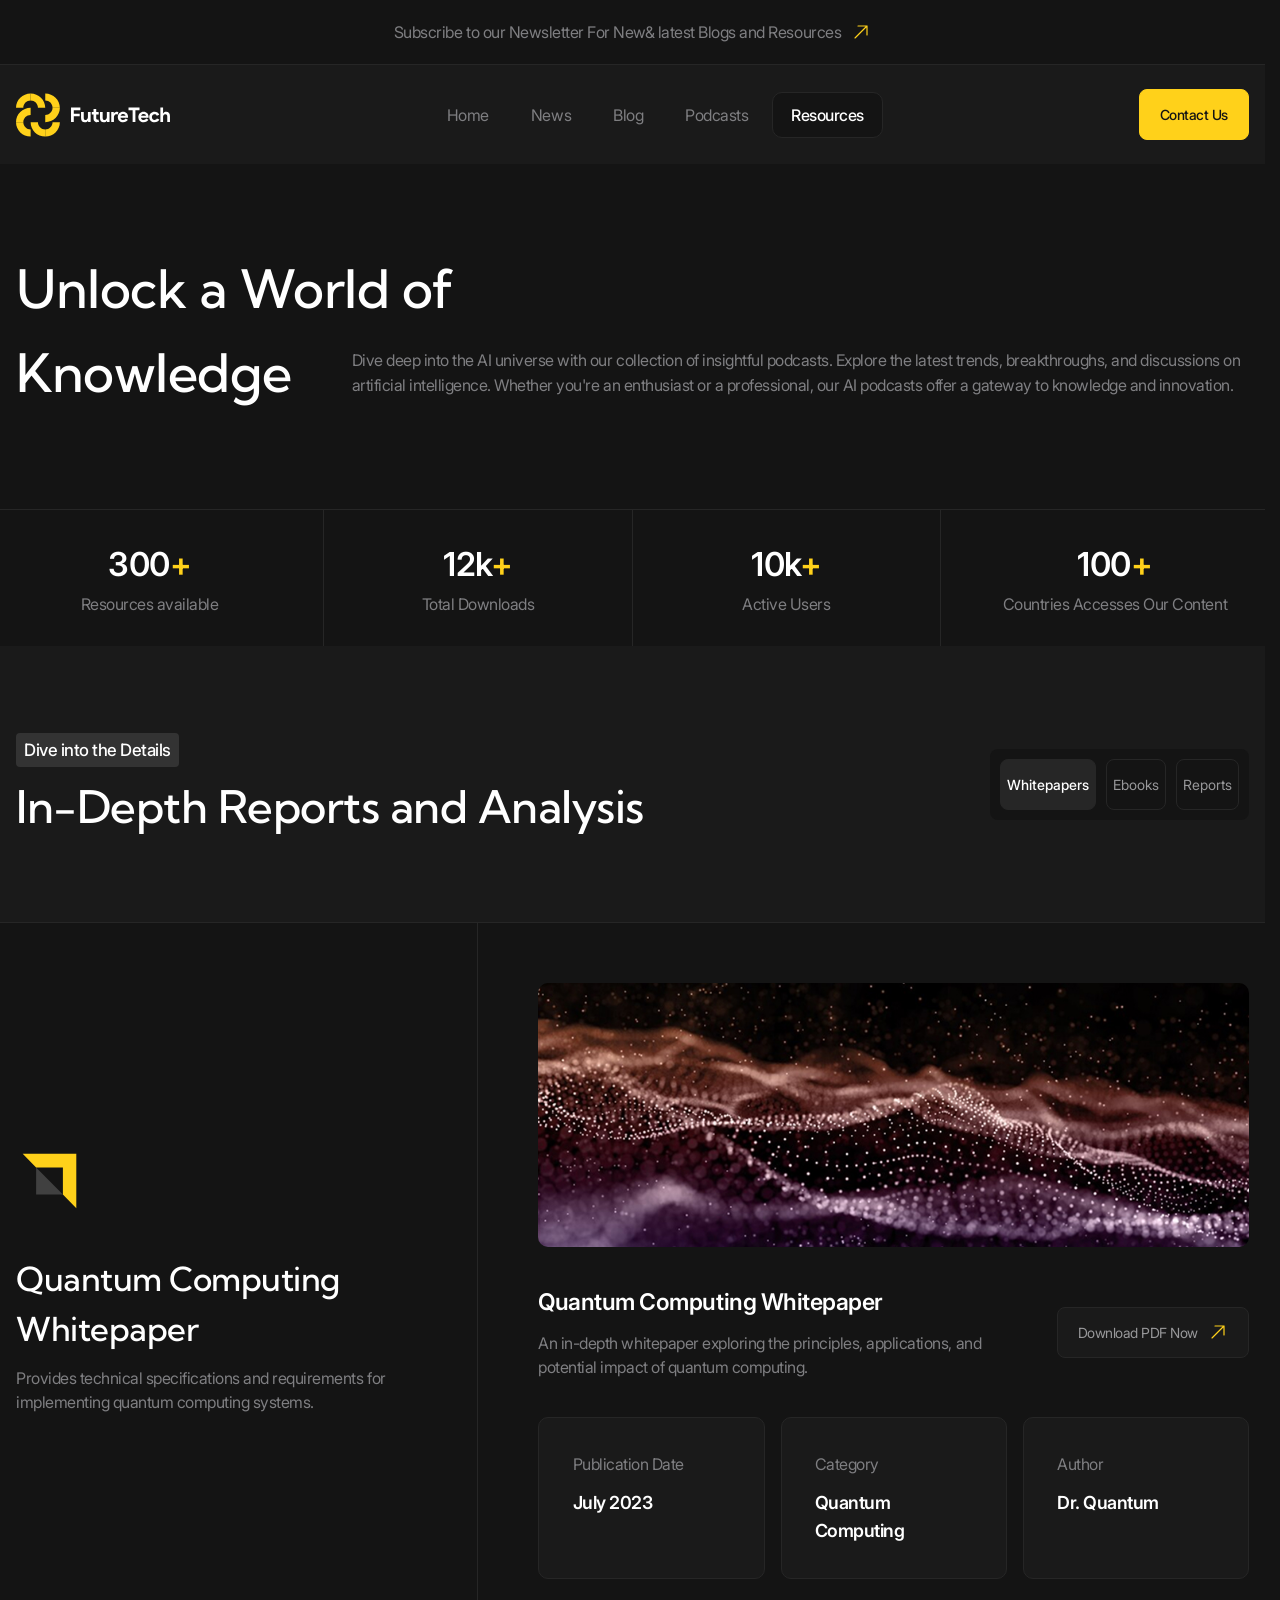
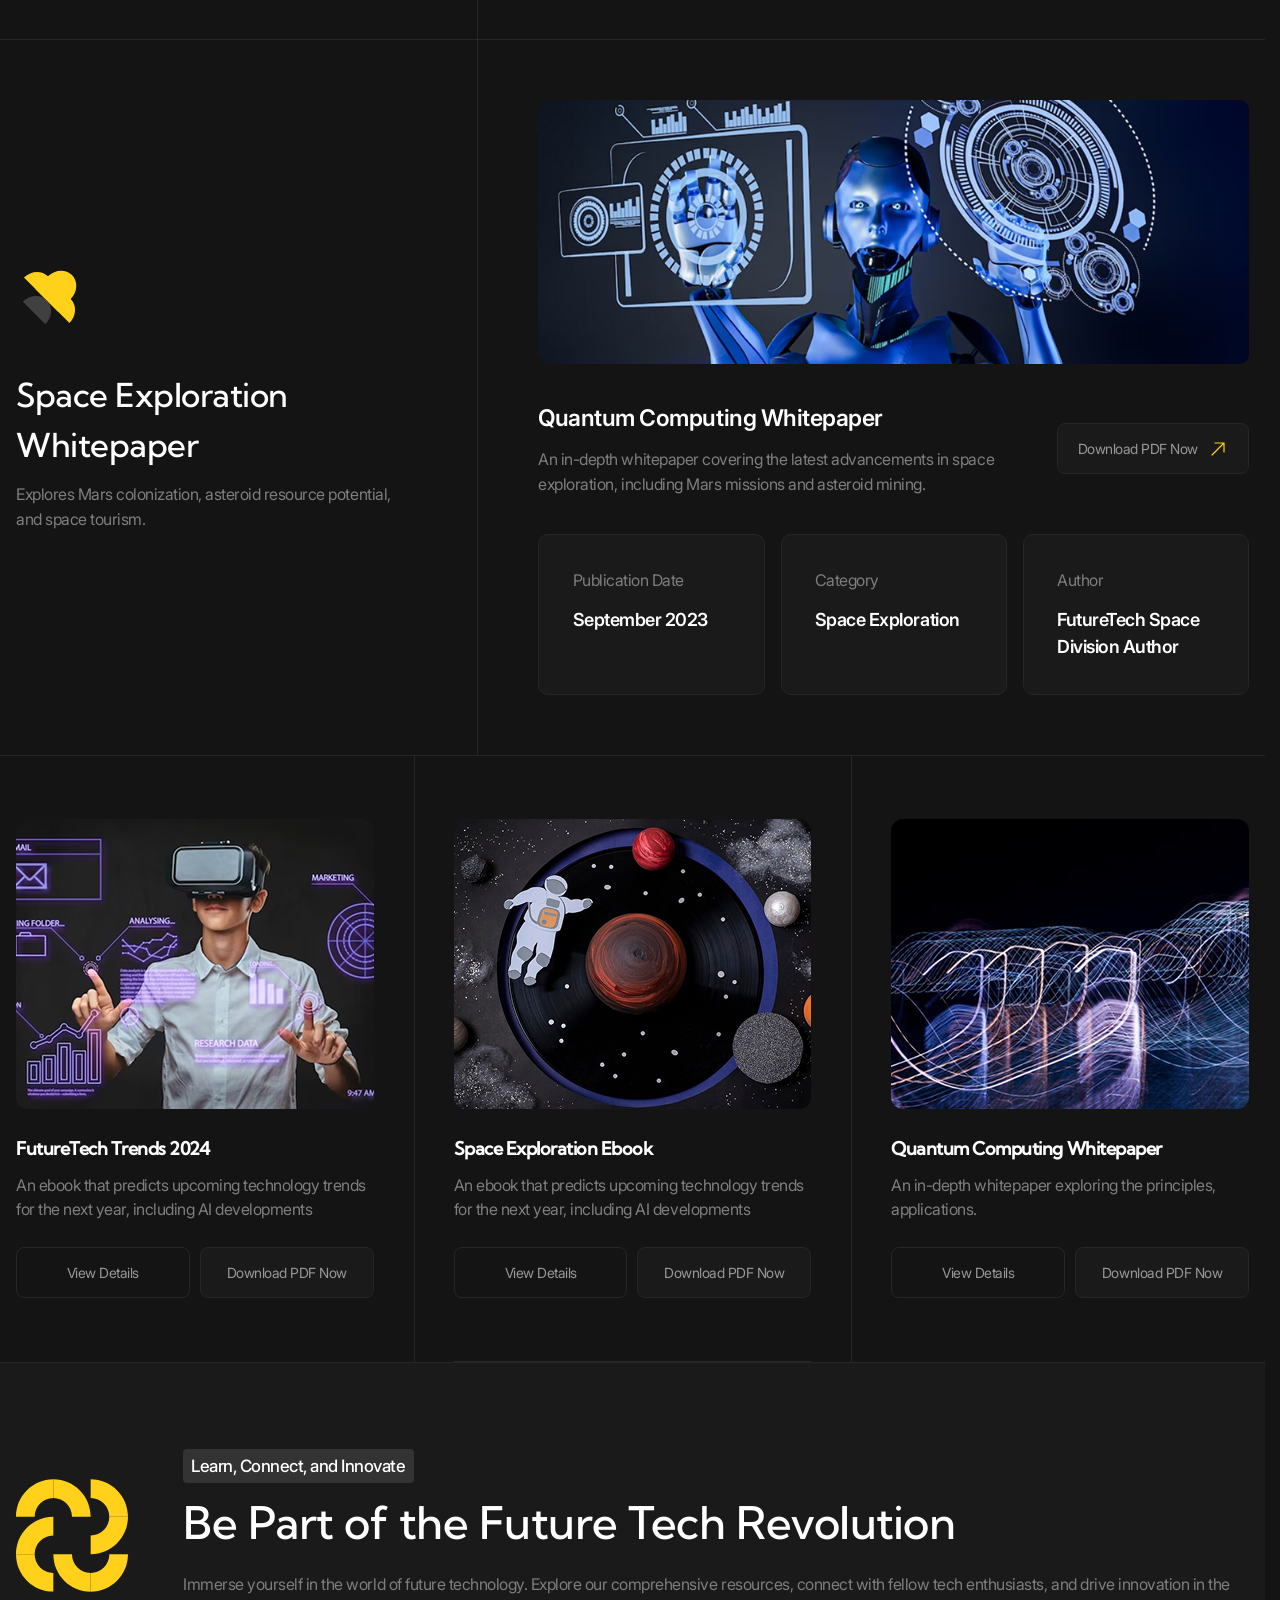
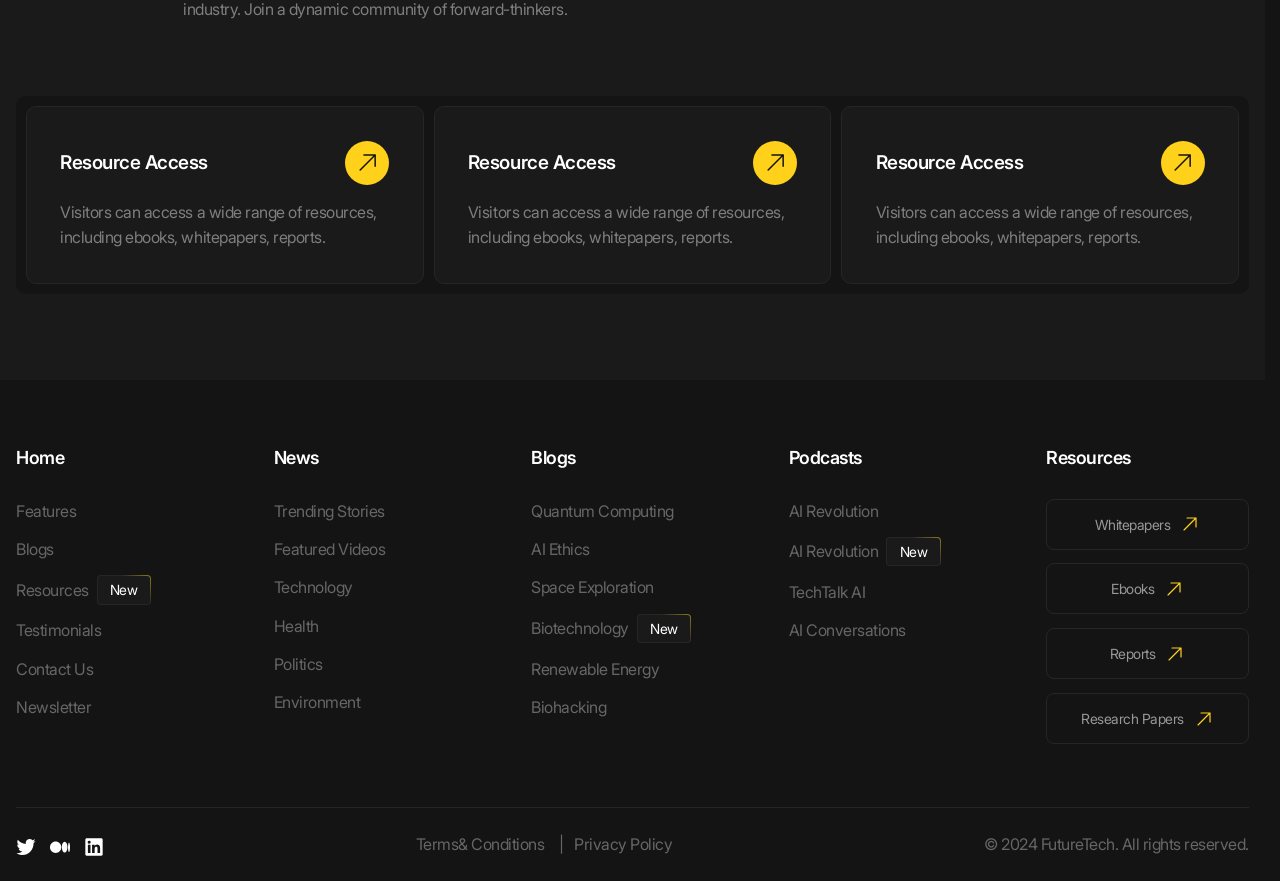
<file: resources.html>
<!DOCTYPE html>
<html lang="en">
  <head>
    <meta charset="UTF-8" />
    <meta
      name="viewport"
      content="width=device-width, user-scalable=no, initial-scale=1.0, maximum-scale=1.0, minimum-scale=1.0"
    />
    <title>Future Tech | Resources</title>
    <link rel="stylesheet" href="/styles/main.css" />
    <script src="/scripts/main.js" type="module" defer></script>
  </head>
  <body>
    <header class="header" data-js-header>
      <div class="header__promo">
        <div class="header__promo-inner container">
          <a class="header__promo-link" href="/"
            ><span class="icon icon--yellow-arrow"
              >Subscribe to our Newsletter For New& latest Blogs and
              Resources</span
            ></a
          >
        </div>
      </div>
      <div class="header__body">
        <div class="header__body-inner container">
          <a href="/" class="header__logo logo" title="Home" aria-label="Home"
            ><img
              class="logo__image"
              src="/images/logo.svg"
              alt=""
              width="179"
              height="50"
              loading="lazy"
          /></a>
          <div class="header__overlay" data-js-header-overlay>
            <nav class="header__menu">
              <ul class="header__menu-list">
                <li class="header__menu-item">
                  <a href="/index.html" class="header__menu-link">Home</a>
                </li>
                <li class="header__menu-item">
                  <a href="/news.html" class="header__menu-link">News</a>
                </li>
                <li class="header__menu-item">
                  <a href="/blog.html" class="header__menu-link">Blog</a>
                </li>
                <li class="header__menu-item">
                  <a href="/podcasts.html" class="header__menu-link"
                    >Podcasts</a
                  >
                </li>
                <li class="header__menu-item">
                  <a href="/resources.html" class="header__menu-link is-active"
                    >Resources</a
                  >
                </li>
              </ul>
            </nav>
            <a
              class="header__contact-us-link button button--accent"
              href="/contacts.html"
              >Contact Us</a
            >
          </div>
          <button
            class="header__burger-button burger-button visible-mobile"
            type="button"
            aria-label="Open menu"
            title="Open menu"
            data-js-header-burger-button
          >
            <span class="burger-button__line"></span>
            <span class="burger-button__line"></span
            ><span class="burger-button__line"></span>
          </button>
        </div>
      </div>
    </header>

    <main>
      <section class="hero-alt" aria-labelledby="resources-title">
        <header class="hero-alt__header">
          <div class="hero-alt__header-inner container">
            <h1 class="hero-alt__title" id="resources-title">
              Unlock a World of
              <span class="hero-alt__title-hidden-part">Knowledge</span>
            </h1>
            <p class="hero-alt__subtitle h1 hidden-mobile" aria-hidden="true">
              Knowledge
            </p>
            <p class="hero-alt-description">
              Dive deep into the AI universe with our collection of insightful
              podcasts. Explore the latest trends, breakthroughs, and
              discussions on artificial intelligence. Whether you're an
              enthusiast or a professional, our AI podcasts offer a gateway to
              knowledge and innovation.
            </p>
          </div>
        </header>
        <div class="hero-alt__body">
          <div class="metrics metrics--4-cols container">
            <dl class="metrics__list">
              <div class="metrics__item">
                <dt class="metrics__key">Resources available</dt>
                <dd class="metrics__value h3">
                  300<span class="metrics__sign">+</span>
                </dd>
              </div>
              <div class="metrics__item">
                <dt class="metrics__key">Total Downloads</dt>
                <dd class="metrics__value h3">
                  12k<span class="metrics__sign">+</span>
                </dd>
              </div>
              <div class="metrics__item">
                <dt class="metrics__key">Active Users</dt>
                <dd class="metrics__value h3">
                  10k<span class="metrics__sign">+</span>
                </dd>
              </div>
              <div class="metrics__item">
                <dt class="metrics__key">Countries Accesses Our Content</dt>
                <dd class="metrics__value h3">
                  100<span class="metrics__sign">+</span>
                </dd>
              </div>
            </dl>
          </div>
        </div>
      </section>

      <section
        class="section tabs"
        aria-labelledby="reports-title"
        data-js-tabs
      >
        <header class="section__header">
          <div class="section__header-inner container">
            <div class="section__header-info">
              <p class="section__subtitle tag">Dive into the Details</p>
              <h2 class="section__title" id="reports-title">
                In-Depth Reports and Analysis
              </h2>
            </div>
            <div class="section__actions">
              <div
                class="tabs__buttons tabs__buttons--compact"
                role="tablist"
                aria-labelledby="reports-title"
              >
                <button
                  class="tabs__button is-active"
                  type="button"
                  id="tab-1"
                  role="tab"
                  aria-controls="tabpanel-1"
                  data-js-tabs-button
                  aria-selected="true"
                >
                  Whitepapers
                </button>
                <button
                  class="tabs__button"
                  type="button"
                  id="tab-2"
                  role="tab"
                  aria-controls="tabpanel-2"
                  data-js-tabs-button
                  aria-selected="false"
                  tabindex="-1"
                >
                  Ebooks
                </button>
                <button
                  class="tabs__button"
                  type="button"
                  id="tab-3"
                  role="tab"
                  aria-controls="tabpanel-3"
                  data-js-tabs-button
                  aria-selected="false"
                  tabindex="-1"
                >
                  Reports
                </button>
              </div>
            </div>
          </div>
        </header>
        <div class="section__body">
          <div class="tabs__body">
            <div
              class="tabs__content is-active"
              id="tabpanel-1"
              aria-labelledby="tab-1"
              tabindex="0"
              data-js-tabs-content
            >
              <ul class="list">
                <li class="list__item">
                  <div class="card container">
                    <div class="card__preview">
                      <div class="card__preview-main">
                        <img
                          class="card__preview-icon"
                          src="/images/reports/icon-1.svg"
                          alt=""
                          width="80"
                          height="80"
                        />
                        <div class="card__preview-info">
                          <h3 class="card__preview-title">
                            Quantum Computing Whitepaper
                          </h3>
                          <div class="card__description">
                            <p>
                              Provides technical specifications and requirements
                              for implementing quantum computing systems.
                            </p>
                          </div>
                        </div>
                      </div>
                    </div>
                    <div class="card__body">
                      <div class="card__grid card__grid--3-cols-alt">
                        <div class="card__cell card__cell--wide">
                          <img
                            class="card__cell-image"
                            src="/images/reports/details-1.jpg"
                            alt=""
                            width="917"
                            height="332"
                          />
                        </div>
                        <div class="card__cell card__cell--wide">
                          <h4 class="card__cell-title">
                            Quantum Computing Whitepaper
                          </h4>
                          <p class="card__cell-description">
                            An in-depth whitepaper exploring the principles,
                            applications, and potential impact of quantum
                            computing.
                          </p>
                          <a
                            class="card__cell-link button button--dark-gray"
                            href="/"
                            download
                          >
                            <div class="icon icon--yellow-arrow">
                              Download PDF Now
                            </div>
                          </a>
                        </div>
                        <div class="card__cell tile">
                          <p class="card__cell-title">Publication Date</p>
                          <p class="card__cell-description h6">
                            <time datetime="2023-07">July 2023</time>
                          </p>
                        </div>
                        <div class="card__cell tile">
                          <p class="card__cell-title">Category</p>
                          <p class="card__cell-description h6">
                            Quantum Computing
                          </p>
                        </div>
                        <div
                          class="card__cell tile card__cell--wide-on-mobile-s"
                        >
                          <p class="card__cell-title">Author</p>
                          <p class="card__cell-description h6">Dr. Quantum</p>
                        </div>
                      </div>
                    </div>
                  </div>
                </li>
                <li class="list__item">
                  <div class="card container">
                    <div class="card__preview">
                      <div class="card__preview-main">
                        <img
                          class="card__preview-icon"
                          src="/images/reports/icon-2.svg"
                          alt=""
                          width="80"
                          height="80"
                        />
                        <div class="card__preview-info">
                          <h3 class="card__preview-title">
                            Space Exploration Whitepaper
                          </h3>
                          <div class="card__description">
                            <p>
                              Explores Mars colonization, asteroid resource
                              potential, and space tourism.
                            </p>
                          </div>
                        </div>
                      </div>
                    </div>
                    <div class="card__body">
                      <div class="card__grid card__grid--3-cols-alt">
                        <div class="card__cell card__cell--wide">
                          <img
                            class="card__cell-image"
                            src="/images/reports/details-2.jpg"
                            alt=""
                            width="917"
                            height="332"
                          />
                        </div>
                        <div class="card__cell card__cell--wide">
                          <h4 class="card__cell-title">
                            Quantum Computing Whitepaper
                          </h4>
                          <p class="card__cell-description">
                            An in-depth whitepaper covering the latest
                            advancements in space exploration, including Mars
                            missions and asteroid mining.
                          </p>
                          <a
                            class="card__cell-link button button--dark-gray"
                            href="/"
                            download
                          >
                            <div class="icon icon--yellow-arrow">
                              Download PDF Now
                            </div>
                          </a>
                        </div>
                        <div class="card__cell tile">
                          <p class="card__cell-title">Publication Date</p>
                          <p class="card__cell-description h6">
                            <time datetime="2023-09">September 2023</time>
                          </p>
                        </div>
                        <div class="card__cell tile">
                          <p class="card__cell-title">Category</p>
                          <p class="card__cell-description h6">
                            Space Exploration
                          </p>
                        </div>
                        <div
                          class="card__cell tile card__cell--wide-on-mobile-s"
                        >
                          <p class="card__cell-title">Author</p>
                          <p class="card__cell-description h6">
                            FutureTech Space Division Author
                          </p>
                        </div>
                      </div>
                    </div>
                  </div>
                </li>
              </ul>
              <ul class="bordered-grid bordered-grid--3-cols container">
                <li class="bordered-grid__item">
                  <div class="report-card">
                    <img
                      class="report-card__image"
                      src="/images/reports/card-1.jpg"
                      alt=""
                      width="470"
                      height="190"
                    />
                    <div class="report-card__body">
                      <h3 class="report-card__title h6">
                        FutureTech Trends 2024
                      </h3>
                      <div class="report-card__description">
                        <p>
                          An ebook that predicts upcoming technology trends for
                          the next year, including AI developments
                        </p>
                      </div>
                    </div>
                    <div class="report-card__actions">
                      <a class="report-card__details-link button" href="/"
                        >View Details</a
                      >
                      <a
                        class="report-card__download-link button button--dark-gray"
                        href="/"
                        download
                        >Download PDF Now</a
                      >
                    </div>
                  </div>
                </li>
                <li class="bordered-grid__item">
                  <div class="report-card">
                    <img
                      class="report-card__image"
                      src="/images/reports/card-2.jpg"
                      alt=""
                      width="470"
                      height="190"
                    />
                    <div class="report-card__body">
                      <h3 class="report-card__title h6">
                        Space Exploration Ebook
                      </h3>
                      <div class="report-card__description">
                        <p>
                          An ebook that predicts upcoming technology trends for
                          the next year, including AI developments
                        </p>
                      </div>
                    </div>
                    <div class="report-card__actions">
                      <a class="report-card__details-link button" href="/"
                        >View Details</a
                      >
                      <a
                        class="report-card__download-link button button--dark-gray"
                        href="/"
                        download
                        >Download PDF Now</a
                      >
                    </div>
                  </div>
                </li>
                <li class="bordered-grid__item">
                  <div class="report-card">
                    <img
                      class="report-card__image"
                      src="/images/reports/card-3.jpg"
                      alt=""
                      width="470"
                      height="190"
                    />
                    <div class="report-card__body">
                      <h3 class="report-card__title h6">
                        Quantum Computing Whitepaper
                      </h3>
                      <div class="report-card__description">
                        <p>
                          An in-depth whitepaper exploring the principles,
                          applications.
                        </p>
                      </div>
                    </div>
                    <div class="report-card__actions">
                      <a class="report-card__details-link button" href="/"
                        >View Details</a
                      >
                      <a
                        class="report-card__download-link button button--dark-gray"
                        href="/"
                        download
                        >Download PDF Now</a
                      >
                    </div>
                  </div>
                </li>
              </ul>
            </div>
            <div
              class="tabs__content"
              id="tabpanel-2"
              aria-labelledby="tab-2"
              tabindex="0"
              data-js-tabs-content
            >
              Lorem ipsum dolor sit amet consectetur adipisicing elit.
              Repudiandae, dolores?
            </div>
            <div
              class="tabs__content"
              id="tabpanel-3"
              aria-labelledby="tab-3"
              tabindex="0"
              data-js-tabs-content
            >
              Lorem ipsum dolor sit amet consectetur adipisicing elit.
              Repudiandae, dolores?
            </div>
          </div>
        </div>
      </section>

      <section class="about" aria-labelledby="about-title">
        <div class="about__inner container">
          <header class="about__header">
            <img
              class="about__icon"
              src="/images/about/icon.svg"
              alt=""
              width="150"
              height="150"
            />

            <div class="about__info">
              <p class="about__subtitle tag">Learn, Connect, and Innovate</p>
              <h2 class="about__title" id="about-title">
                Be Part of the Future Tech Revolution
              </h2>
            </div>

            <div class="about__description">
              <p>
                Immerse yourself in the world of future technology. Explore our
                comprehensive resources, connect with fellow tech enthusiasts,
                and drive innovation in the industry. Join a dynamic community
                of forward-thinkers.
              </p>
            </div>
          </header>
          <ul class="about__list">
            <li class="about__item">
              <a class="about-card tile" href="/"
                ><h3 class="about-card__title circle-icon">Resource Access</h3>
                <div class="about-card__description">
                  <p>
                    Visitors can access a wide range of resources, including
                    ebooks, whitepapers, reports.
                  </p>
                </div>
              </a>
            </li>
            <li class="about__item">
              <a class="about-card tile" href="/"
                ><h3 class="about-card__title circle-icon">Resource Access</h3>
                <div class="about-card__description">
                  <p>
                    Visitors can access a wide range of resources, including
                    ebooks, whitepapers, reports.
                  </p>
                </div>
              </a>
            </li>
            <li class="about__item">
              <a class="about-card tile" href="/"
                ><h3 class="about-card__title circle-icon">Resource Access</h3>
                <div class="about-card__description">
                  <p>
                    Visitors can access a wide range of resources, including
                    ebooks, whitepapers, reports.
                  </p>
                </div>
              </a>
            </li>
          </ul>
        </div>
      </section>
    </main>

    <footer class="footer">
      <div class="footer__inner container">
        <div class="footer__body">
          <nav class="footer__menu">
            <div class="footer__menu-column">
              <a class="footer__menu-main-link h6" href="/">Home</a>
              <ul class="footer__menu-list">
                <li class="footer__menu-item">
                  <a class="footer__menu-link" href="/">Features</a>
                </li>
                <li class="footer__menu-item">
                  <a class="footer__menu-link" href="/">Blogs</a>
                </li>
                <li class="footer__menu-item">
                  <a class="footer__menu-link" href="/">Resources</a>
                  <span class="badge">New</span>
                </li>
                <li class="footer__menu-item">
                  <a class="footer__menu-link" href="/">Testimonials</a>
                </li>
                <li class="footer__menu-item">
                  <a class="footer__menu-link" href="/">Contact Us</a>
                </li>
                <li class="footer__menu-item">
                  <a class="footer__menu-link" href="/">Newsletter</a>
                </li>
              </ul>
            </div>
            <div class="footer__menu-column">
              <a class="footer__menu-main-link h6" href="/">News</a>
              <ul class="footer__menu-list">
                <li class="footer__menu-item">
                  <a class="footer__menu-link" href="/">Trending Stories</a>
                </li>
                <li class="footer__menu-item">
                  <a class="footer__menu-link" href="/">Featured Videos</a>
                </li>
                <li class="footer__menu-item">
                  <a class="footer__menu-link" href="/">Technology</a>
                </li>
                <li class="footer__menu-item">
                  <a class="footer__menu-link" href="/">Health</a>
                </li>
                <li class="footer__menu-item">
                  <a class="footer__menu-link" href="/">Politics</a>
                </li>
                <li class="footer__menu-item">
                  <a class="footer__menu-link" href="/">Environment</a>
                </li>
              </ul>
            </div>
            <div class="footer__menu-column">
              <a class="footer__menu-main-link h6" href="/">Blogs</a>
              <ul class="footer__menu-list">
                <li class="footer__menu-item">
                  <a class="footer__menu-link" href="/">Quantum Computing</a>
                </li>
                <li class="footer__menu-item">
                  <a class="footer__menu-link" href="/">AI Ethics</a>
                </li>
                <li class="footer__menu-item">
                  <a class="footer__menu-link" href="/">Space Exploration</a>
                </li>
                <li class="footer__menu-item">
                  <a class="footer__menu-link" href="/">Biotechnology</a>
                  <span class="badge">New</span>
                </li>
                <li class="footer__menu-item">
                  <a class="footer__menu-link" href="/">Renewable Energy</a>
                </li>
                <li class="footer__menu-item">
                  <a class="footer__menu-link" href="/">Biohacking</a>
                </li>
              </ul>
            </div>
            <div class="footer__menu-column">
              <a class="footer__menu-main-link h6" href="/">Podcasts</a>
              <ul class="footer__menu-list">
                <li class="footer__menu-item">
                  <a class="footer__menu-link" href="/">AI Revolution</a>
                </li>
                <li class="footer__menu-item">
                  <a class="footer__menu-link" href="/">AI Revolution</a>
                  <span class="badge">New</span>
                </li>
                <li class="footer__menu-item">
                  <a class="footer__menu-link" href="/">TechTalk AI</a>
                </li>
                <li class="footer__menu-item">
                  <a class="footer__menu-link" href="/">AI Conversations</a>
                </li>
              </ul>
            </div>
            <div class="footer__menu-column">
              <a class="footer__menu-main-link h6" href="/">Resources</a>
              <ul class="footer__menu-list">
                <li class="footer__menu-item button">
                  <a class="footer__menu-link" href="/"
                    ><span class="icon icon--yellow-arrow">Whitepapers</span></a
                  >
                </li>
                <li class="footer__menu-item button">
                  <a class="footer__menu-link" href="/">
                    <span class="icon icon--yellow-arrow">Ebooks</span>
                  </a>
                </li>
                <li class="footer__menu-item button">
                  <a class="footer__menu-link" href="/">
                    <span class="icon icon--yellow-arrow">Reports</span>
                  </a>
                </li>
                <li class="footer__menu-item button">
                  <a class="footer__menu-link" href="/">
                    <span class="icon icon--yellow-arrow">Research Papers</span>
                  </a>
                </li>
              </ul>
            </div>
          </nav>
        </div>
        <div class="footer__extra">
          <div class="footer__extra-menu">
            <ul class="footer__extra-menu-list">
              <li class="footer__extra-menu-item">
                <a class="footer__extra-menu-link" href="/"
                  >Terms& Conditions</a
                >
              </li>
              <li class="footer__extra-menu-item">
                <a class="footer__extra-menu-link" href="/">Privacy Policy</a>
              </li>
            </ul>
          </div>

          <div class="footer__soc1als soc1als">
            <ul class="soc1als__list">
              <li class="soc1als__item">
                <a
                  class="soc1als__link"
                  href="/"
                  target="_blank"
                  aria-label="Twitter"
                  title="Twitter"
                  ><svg
                    width="24"
                    height="24"
                    viewBox="0 0 24 24"
                    fill="none"
                    xmlns="http://www.w3.org/2000/svg"
                  >
                    <path
                      d="M21.0571 7.18114C21.0664 7.39235 21.0664 7.59395 21.0664 7.80515C21.0756 14.2084 16.3712 21.6004 7.76793 21.6004C5.23048 21.6004 2.73933 20.842 0.600098 19.4212C0.970528 19.4692 1.34096 19.4884 1.71139 19.4884C3.81358 19.4884 5.86021 18.7588 7.51789 17.4052C5.51756 17.3668 3.75802 16.0132 3.14681 14.0356C3.85063 14.1796 4.57296 14.1508 5.25826 13.9492C3.08198 13.5076 1.51691 11.5204 1.50765 9.20675C1.50765 9.18755 1.50765 9.16835 1.50765 9.14915C2.15591 9.52355 2.88751 9.73475 3.62837 9.75395C1.58174 8.33315 0.942746 5.50114 2.18369 3.28353C4.5637 6.31714 8.06427 8.15075 11.8241 8.35235C11.4445 6.67234 11.9631 4.90594 13.1762 3.71553C15.0561 1.88193 18.0196 1.97793 19.7977 3.92673C20.8441 3.71553 21.8535 3.31233 22.7704 2.74593C22.4185 3.86913 21.6869 4.81954 20.7145 5.42434C21.6406 5.30914 22.5481 5.04994 23.4001 4.66594C22.7704 5.64514 21.9739 6.48994 21.0571 7.18114Z"
                      fill="white"
                    />
                  </svg>
                </a>
              </li>
              <li class="soc1als__item">
                <a
                  class="soc1als__link"
                  href="/"
                  target="_blank"
                  aria-label="Medium"
                  title="Medium"
                  ><svg
                    width="24"
                    height="24"
                    viewBox="0 0 24 24"
                    fill="none"
                    xmlns="http://www.w3.org/2000/svg"
                  >
                    <path
                      d="M13.5374 12.2281C13.5374 15.9988 10.5069 19.0556 6.76883 19.0556C3.03073 19.0556 0 15.9981 0 12.2281C0 8.45806 3.0305 5.40039 6.76883 5.40039C10.5072 5.40039 13.5374 8.45737 13.5374 12.2281Z"
                      fill="white"
                    />
                    <path
                      d="M20.9627 12.2285C20.9627 15.7778 19.4474 18.6563 17.5783 18.6563C15.7091 18.6563 14.1938 15.7778 14.1938 12.2285C14.1938 8.67922 15.7089 5.80078 17.578 5.80078C19.4472 5.80078 20.9625 8.67829 20.9625 12.2285"
                      fill="white"
                    />
                    <path
                      d="M24 12.228C24 15.4073 23.4672 17.9862 22.8097 17.9862C22.1522 17.9862 21.6196 15.408 21.6196 12.228C21.6196 9.04797 22.1525 6.46973 22.8097 6.46973C23.467 6.46973 24 9.04774 24 12.228Z"
                      fill="white"
                    />
                  </svg>
                </a>
              </li>
              <li class="soc1als__item">
                <a
                  class="soc1als__link"
                  href="/"
                  target="_blank"
                  aria-label="LinkedIn"
                  title="LinkedIn"
                  ><svg
                    width="24"
                    height="24"
                    viewBox="0 0 24 24"
                    fill="none"
                    xmlns="http://www.w3.org/2000/svg"
                  >
                    <path
                      d="M20.8647 1.59961H3.13554C2.72832 1.59961 2.33777 1.76138 2.04982 2.04933C1.76187 2.33728 1.6001 2.72783 1.6001 3.13505V20.8642C1.6001 21.2714 1.76187 21.6619 2.04982 21.9499C2.33777 22.2378 2.72832 22.3996 3.13554 22.3996H20.8647C21.2719 22.3996 21.6624 22.2378 21.9504 21.9499C22.2383 21.6619 22.4001 21.2714 22.4001 20.8642V3.13505C22.4001 2.72783 22.2383 2.33728 21.9504 2.04933C21.6624 1.76138 21.2719 1.59961 20.8647 1.59961ZM7.79965 19.3186H4.67243V9.38516H7.79965V19.3186ZM6.23388 8.00861C5.87915 8.00661 5.53296 7.89958 5.239 7.70102C4.94504 7.50246 4.71649 7.22127 4.58219 6.89294C4.44789 6.56461 4.41386 6.20386 4.48439 5.8562C4.55492 5.50855 4.72686 5.18958 4.9785 4.93955C5.23014 4.68952 5.5502 4.51964 5.8983 4.45134C6.2464 4.38304 6.60693 4.41939 6.93439 4.5558C7.26185 4.6922 7.54156 4.92255 7.73823 5.21778C7.9349 5.51301 8.03971 5.85988 8.03943 6.21461C8.04278 6.45211 7.99827 6.68784 7.90857 6.90777C7.81887 7.1277 7.68582 7.32732 7.51733 7.49473C7.34884 7.66215 7.14837 7.79392 6.92787 7.88221C6.70736 7.97049 6.47134 8.01348 6.23388 8.00861ZM19.3263 19.3273H16.2005V13.9005C16.2005 12.3001 15.5202 11.8061 14.642 11.8061C13.7147 11.8061 12.8047 12.5052 12.8047 13.9409V19.3273H9.67743V9.39239H12.6848V10.7689H12.7252C13.0271 10.1579 14.0844 9.11361 15.6979 9.11361C17.4428 9.11361 19.3278 10.1493 19.3278 13.1826L19.3263 19.3273Z"
                      fill="white"
                    />
                  </svg>
                </a>
              </li>
            </ul>
          </div>
          <p class="footer__copyright">
            © <time datetime="2024">2024</time> FutureTech. All rights reserved.
          </p>
        </div>
      </div>
    </footer>
  </body>
</html>
</file>
<file: styles/main.css>
@charset "UTF-8";
/**
  Нормализация блочной модели
 */
*,
::before,
::after {
  box-sizing: border-box;
}

/**
   Убираем внутренние отступы слева тегам списков,
   у которых есть атрибут class
  */
:where(ul, ol):where([class]) {
  padding-left: 0;
}

/**
   Убираем внешние отступы body и двум другим тегам,
   у которых есть атрибут class
  */
body,
:where(blockquote, figure):where([class]) {
  margin: 0;
}

/**
   Убираем внешние отступы вертикали нужным тегам,
   у которых есть атрибут class
  */
:where(h1, h2, h3, h4, h5, h6, p, ul, ol, dl):where([class]) {
  margin-block: 0;
}

:where(dd[class]) {
  margin-left: 0;
}

:where(fieldset[class]) {
  margin-left: 0;
  padding: 0;
  border: none;
}

/**
   Убираем стандартный маркер маркированному списку,
   у которого есть атрибут class
  */
:where(ul[class]) {
  list-style: none;
}

:where(address[class]) {
  font-style: normal;
}

/**
   Обнуляем вертикальные внешние отступы параграфа,
   объявляем локальную переменную для внешнего отступа вниз,
   чтобы избежать взаимодействие с более сложным селектором
  */
p {
  --paragraphMarginBottom: 24px;
  margin-block: 0;
}

/**
   Внешний отступ вниз для параграфа без атрибута class,
   который расположен не последним среди своих соседних элементов
  */
p:where(:not([class]):not(:last-child)) {
  margin-bottom: var(--paragraphMarginBottom);
}

/**
   Упрощаем работу с изображениями и видео
  */
img,
video {
  display: block;
  max-width: 100%;
  height: auto;
}

/**
   Наследуем свойства шрифт для полей ввода
  */
input,
textarea,
select,
button {
  font: inherit;
}

html {
  /**
     Пригодится в большинстве ситуаций
     (когда, например, нужно будет "прижать" футер к низу сайта)
    */
  height: 100%;
  /**
     Убираем скачок интерфейса по горизонтали
     при появлении / исчезновении скроллбара
    */
  scrollbar-gutter: stable;
}

/**
   Плавный скролл
  */
html,
:has(:target) {
  scroll-behavior: smooth;
}

body {
  /**
     Пригодится в большинстве ситуаций
     (когда, например, нужно будет "прижать" футер к низу сайта)
    */
  min-height: 100%;
  /**
     Унифицированный интерлиньяж
    */
  line-height: 1.5;
}

/**
   Нормализация высоты элемента ссылки при его инспектировании в DevTools
  */
a:where([class]) {
  display: inline-flex;
}

/**
   Курсор-рука при наведении на элемент
  */
button,
label {
  cursor: pointer;
}

/**
   Приводим к единому цвету svg-элементы
   (за исключением тех, у которых уже указан
   атрибут fill со значением 'none' или начинается с 'url')
  */
:where([fill]:not([fill=none], [fill^=url])) {
  fill: currentColor;
}

/**
   Приводим к единому цвету svg-элементы
   (за исключением тех, у которых уже указан
   атрибут stroke со значением 'none')
  */
:where([stroke]:not([stroke=none], [stroke^=url])) {
  stroke: currentColor;
}

/**
   Чиним баг задержки смены цвета при взаимодействии с svg-элементами
  */
svg * {
  transition-property: fill, stroke;
}

/**
   Приведение рамок таблиц в классический 'collapse' вид
  */
:where(table) {
  border-collapse: collapse;
  border-color: currentColor;
}

/**
   Удаляем все анимации и переходы для людей,
   которые предпочитают их не использовать
  */
@media (prefers-reduced-motion: reduce) {
  *,
  ::before,
  ::after {
    animation-duration: 0.01ms !important;
    animation-iteration-count: 1 !important;
    transition-duration: 0.01ms !important;
    scroll-behavior: auto !important;
  }
}
@font-face {
  font-family: "Kumbh Sans";
  src: url(/fonts/KumbhSans-Regular.woff2) format("woff2");
  font-weight: 400;
  font-style: normal;
  font-display: swap;
}
@font-face {
  font-family: "Kumbh Sans";
  src: url(/fonts/KumbhSans-Medium.woff2) format("woff2");
  font-weight: 500;
  font-style: normal;
  font-display: swap;
}
@font-face {
  font-family: "Inter";
  src: url(/fonts/Inter24pt-Regular.woff2) format("woff2");
  font-weight: 400;
  font-style: normal;
  font-display: swap;
}
@font-face {
  font-family: "Inter";
  src: url(/fonts/Inter24pt-Medium.woff2) format("woff2");
  font-weight: 500;
  font-style: normal;
  font-display: swap;
}
@font-face {
  font-family: "Inter";
  src: url(/fonts/Inter24pt-SemiBold.woff2) format("woff2");
  font-weight: 600;
  font-style: normal;
  font-display: swap;
}
@font-face {
  font-family: "Inter";
  src: url(/fonts/Inter24pt-Bold.woff2) format("woff2");
  font-weight: 700;
  font-style: normal;
  font-display: swap;
}
:root {
  --color-light: #fff;
  --color-dark: #141414;
  --color-dark-10: #1a1a1a;
  --color-dark-15: #262626;
  --color-dark-20: #333;
  --color-dark-40: #666;
  --color-gray-50: #7e7e81;
  --color-gray-60: #98989a;
  --color-accent: #ffd11a;
  --color-red: #f50;
  --gradient: linear-gradient(
    45deg,
    var(--color-dark-15) 64%,
    var(--color-accent) 136%
  );
  --border: 0.0625rem solid var(--color-dark-15);
  --font-family-base: "Inter", sans-serif;
  --font-family-accent: "Kumbh Sans", sans-serif;
  --container-width: 100rem;
  --container-padding-x: 1rem;
  --transition-duration: 0.2s;
}
@media (width <= 90.06125rem) {
  :root {
    --container-width: 80rem;
  }
}

.container {
  max-width: calc(var(--container-width) + var(--container-padding-x) * 2);
  margin-inline: auto;
  padding-inline: var(--container-padding-x);
}

.visually-hidden {
  position: absolute !important;
  width: 1px !important;
  height: 1px !important;
  margin: -1px !important;
  border: 0 !important;
  padding: 0 !important;
  white-space: nowrap !important;
  -webkit-clip-path: inset(100%) !important;
          clip-path: inset(100%) !important;
  clip: rect(0 0 0 0) !important;
  overflow: hidden !important;
}

@media (width <= 47.99875rem) {
  .hidden-mobile {
    display: none !important;
  }
}

@media (width > 47.99875rem) {
  .visible-mobile {
    display: none !important;
  }
}

.fill-vw-line {
  position: relative;
}
.fill-vw-line::before, .fill-vw-line::after {
  position: absolute;
  width: calc((100vw - var(--container-width)) / 2);
  height: 0.0625rem;
  background-color: var(--color-dark-15);
}
.fill-vw-line--top::before {
  content: "";
  bottom: 100%;
}
.fill-vw-line--bottom::after {
  content: "";
  top: 100%;
}
.fill-vw-line--left::before, .fill-vw-line--left::after {
  content: "";
  right: 100%;
}
.fill-vw-line--right::before, .fill-vw-line--right::after {
  content: "";
  left: 100%;
}

.circle-icon {
  --circleSize: 3.25rem;
  --circleMarginLeft: 1.25rem;
  position: relative;
  padding-right: calc(var(--circleSiz) + var(--circleMarginLeft));
  min-height: var(--circleSize);
}
@media (width <= 90.06125rem) {
  .circle-icon {
    --circleSize: 2.75rem;
    --circleMarginLeft: 0.875rem;
  }
}
@media (width <= 47.99875rem) {
  .circle-icon {
    --circleSize: 2.5rem;
  }
}
.circle-icon::after {
  width: var(--circleSize);
  height: var(--circleSize);
  position: absolute;
  top: 50%;
  translate: 0 -50%;
  content: "";
  right: 0;
  background: url("/icons/arrow-top-right_black.svg") center no-repeat var(--color-accent);
  border-radius: 50%;
}

html.is-lock {
  overflow: hidden;
}

body {
  font-size: clamp(0.875rem, 0.8112745098rem + 0.2614379085vw, 1.125rem);
  display: flex;
  flex-direction: column;
  font-family: var(--font-family-base);
  letter-spacing: -0.03em;
  color: var(--color-gray-50);
  background-color: var(--color-dark);
}

main {
  flex-grow: 1;
}

h1,
.h1,
h2,
.h2,
h3,
.h3,
h4,
.h4,
h5,
.h5,
h6,
.h6 {
  color: var(--color-light);
}

h1,
.h1,
h2,
.h2,
h3,
.h3 {
  font-family: var(--font-family-accent);
  font-weight: 500;
}

h4,
.h4,
h5,
.h5,
h6,
.h6 {
  font-weight: 600;
}

h1,
.h1 {
  font-size: clamp(1.875rem, 1.237745098rem + 2.614379085vw, 4.375rem);
  line-height: 1.2;
}

h2,
.h2 {
  font-size: clamp(1.75rem, 1.2720588235rem + 1.9607843137vw, 3.625rem);
  line-height: 1.3;
}

h3,
.h3 {
  font-size: clamp(1.5rem, 1.2450980392rem + 1.045751634vw, 2.5rem);
}

h4,
.h4 {
  font-size: clamp(1.125rem, 0.9975490196rem + 0.522875817vw, 1.625rem);
}

h5,
.h5 {
  font-size: clamp(1.125rem, 1.0294117647rem + 0.3921568627vw, 1.5rem);
}

h6,
.h6 {
  font-size: clamp(1rem, 0.9362745098rem + 0.2614379085vw, 1.25rem);
}

a,
button,
label,
input,
textarea,
select,
svg * {
  transition-duration: var(--transition-duration);
}

a {
  color: inherit;
}
@media (any-hover: hover) {
  a:hover {
    color: var(--color-accent);
  }
}
@media (any-hover: none) {
  a:active {
    color: var(--color-accent);
  }
}
a[class] {
  text-decoration: none;
}

:focus-visible {
  outline: 0.125rem dashed var(--color-light);
  outline-offset: 0.25rem;
  text-decoration: none !important;
}

a[aria-label],
button[aria-label] {
  position: relative;
}
a[aria-label]::before,
button[aria-label]::before {
  content: "";
  position: absolute;
  top: 50%;
  left: 50%;
  translate: -50% -50%;
  width: 2.75rem;
  height: 2.75rem;
}

.expandable-content {
  --initialMaxHeight: 31.25rem;
  position: relative;
  overflow-y: hidden;
}
.expandable-content.is-expanded::before,
.expandable-content.is-expanded .expandable-content__button {
  opacity: 0;
  visibility: hidden;
}
.expandable-content:not(.is-expanded) {
  max-height: var(--initialMaxHeight);
}
.expandable-content::before {
  content: "";
  position: absolute;
  bottom: 0;
  left: 0;
  width: 100%;
  height: 30%;
  background-image: linear-gradient(180deg, rgba(20, 20, 20, 0) 0%, #141414 77.38%);
  pointer-events: none;
  transition-duration: var(--transition-duration);
}
.expandable-content__button {
  position: absolute;
  left: 50%;
  translate: -50%;
  bottom: 4.25rem;
}

.icon {
  display: inline-flex;
  align-items: center;
  -moz-column-gap: 0.625rem;
       column-gap: 0.625rem;
}
.icon::after {
  --size: 1.5rem;
  width: var(--size);
  height: var(--size);
  content: "";
  flex-shrink: 0;
  background-position: center;
  background-size: contain;
  background-repeat: no-repeat;
}
@media (width <= 90.06125rem) {
  .icon::after {
    --size: 1.25rem;
  }
}
.icon--yellow-arrow::after {
  background-image: url("/icons/arrow-top-right_yellow.svg");
}
.icon--yellow-eye::after {
  background-image: url("/icons/eye_yellow.svg");
}
.icon--gray-arrow-down::after {
  background-image: url("/icons/arrow-down_gray.svg");
}

.logo {
  max-width: clamp(7.875rem, 7.0306372549rem + 3.4640522876vw, 11.1875rem);
}

.button {
  display: inline-flex;
  justify-content: center;
  padding: 1.125rem 1.5rem;
  font-size: 1.125rem;
  color: var(--color-gray-60);
  background-color: var(--color-dark);
  white-space: nowrap;
  border: var(--border);
  border-radius: 0.75rem;
}
@media (width <= 90.06125rem) {
  .button {
    padding: 0.875rem 1.25rem;
    font-size: 0.875rem;
    border-radius: 0.5rem;
  }
}
@media (any-hover: hover) {
  .button:hover {
    color: var(--color-accent);
    background-color: var(--color-dark-10);
    border-color: var(--color-accent);
  }
}
@media (any-hover: none) {
  .button:active {
    color: var(--color-accent);
    background-color: var(--color-dark-10);
    border-color: var(--color-accent);
  }
}
.button--accent {
  font-weight: 500;
  color: var(--color-dark);
  background-color: var(--color-accent);
  border-color: var(--color-accent);
  border-radius: 0.5rem;
}
.button--dark-gray {
  background-color: var(--color-dark-10);
}

.burger-button {
  width: 2.125rem;
  height: 2.125rem;
  display: inline-flex;
  flex-direction: column;
  justify-content: space-between;
  padding: 0.53125rem 0.265625rem;
  color: var(--color-light);
  background-color: transparent;
  border: none;
}
@media (any-hover: hover) {
  .burger-button:hover {
    color: var(--color-accent);
  }
}
@media (any-hover: none) {
  .burger-button:active {
    color: var(--color-accent);
  }
}
.burger-button.is-active .burger-button__line:first-child {
  rotate: 45deg;
  transform-origin: 0;
  translate: 0.25em -0.1em;
}
.burger-button.is-active .burger-button__line:nth-child(2) {
  rotate: -45deg;
}
.burger-button.is-active .burger-button__line:last-child {
  width: 0;
}
.burger-button__line {
  background-color: currentColor;
  width: 100%;
  height: 0.125rem;
  border-radius: 1rem;
  transition-duration: var(--transition-duration);
}
.burger-button__line:last-child {
  align-self: end;
  width: 55%;
}

.header {
  position: sticky;
  z-index: 100;
  top: 0;
  animation-name: scrolling-header;
  animation-fill-mode: both;
  animation-timeline: scroll();
  animation-range: 6.25rem 12.5rem;
}
@keyframes scrolling-header {
  to {
    box-shadow: 0 0 1rem 0 var(--color-dark-40);
  }
}
.header__promo {
  padding-block: 1.25rem;
  text-align: center;
  border-bottom: var(--border);
  background-color: var(--color-dark);
}
@media (width <= 47.99875rem) {
  .header__promo {
    padding-block: 0.875rem;
  }
}
.header__body {
  padding-block: 1.5rem;
  background-color: var(--color-dark-10);
}
@media (width <= 47.99875rem) {
  .header__body {
    padding-block: 1.25rem;
  }
}
.header__body-inner {
  display: flex;
  justify-content: space-between;
  align-items: center;
  -moz-column-gap: 1rem;
       column-gap: 1rem;
}
@media (width > 47.99875rem) {
  .header__overlay {
    display: contents;
  }
}
@media (width <= 47.99875rem) {
  .header__overlay {
    position: fixed;
    inset: 0;
    display: flex;
    flex-direction: column;
    justify-content: center;
    padding: 1rem;
    row-gap: 3rem;
    background-color: var(--color-dark-10);
    transition-duration: var(--transition-duration);
  }
  .header__overlay:not(.is-active) {
    opacity: 0;
    visibility: hidden;
    translate: 100%;
  }
}
@media (width <= 47.99875rem) {
  .header__menu {
    overflow-y: auto;
  }
}
.header__menu-list {
  display: flex;
  align-items: center;
  -moz-column-gap: 1rem;
       column-gap: 1rem;
}
@media (width <= 90.06125rem) {
  .header__menu-list {
    -moz-column-gap: 0.375rem;
         column-gap: 0.375rem;
  }
}
@media (width <= 47.99875rem) {
  .header__menu-list {
    flex-direction: column;
    row-gap: 1rem;
  }
}
.header__menu-link {
  padding: 0.875rem 1.5rem;
  color: var(--color-dark-50);
}
@media (width <= 90.06125rem) {
  .header__menu-link {
    padding: 0.625rem 1.125rem;
  }
}
.header__menu-link.is-active {
  color: var(--color-light);
  font-weight: 500;
  background-color: var(--color-dark);
  border: var(--border);
  border-radius: 0.625rem;
  pointer-events: none;
}
@media (width <= 47.99875rem) {
  .header__contact-us-link {
    width: 100%;
    max-width: 18.75rem;
    align-self: center;
  }
}

.badge {
  display: inline-flex;
  padding: clamp(0.125rem, 0.0931372549rem + 0.1307189542vw, 0.25rem) clamp(0.625rem, 0.5612745098rem + 0.2614379085vw, 0.875rem);
  color: var(--color-light);
  background: linear-gradient(var(--color-dark-10), var(--color-dark-10)) padding-box, var(--gradient) border-box;
  font-size: 1rem;
  border: 0.0625rem solid transparent;
  border-radius: 0.375rem;
}
@media (width <= 90.06125rem) {
  .badge {
    border-radius: 0.25rem;
    font-size: 0.875rem;
  }
}

.soc1als--3-cols {
  width: 100%;
  max-width: 19.25rem;
}
.soc1als--3-cols .soc1als__list {
  display: grid;
  grid-template-columns: repeat(3, 1fr);
  row-gap: 0.625rem;
}
@media (width <= 90.06125rem) {
  .soc1als--3-cols .soc1als__list {
    -moz-column-gap: 0.625rem;
         column-gap: 0.625rem;
  }
}
.soc1als--3-cols .soc1als__link {
  display: flex;
  justify-content: center;
  align-items: center;
  width: 100%;
  height: 3.75rem;
  background-color: var(--color-dark-10);
  border: var(--border);
  border-radius: 0.375rem;
}
@media (width <= 90.06125rem) {
  .soc1als--3-cols .soc1als__link {
    height: 3rem;
  }
}
@media (any-hover: hover) {
  .soc1als--3-cols .soc1als__link:hover {
    border-color: var(--color-accent);
  }
}
@media (any-hover: none) {
  .soc1als--3-cols .soc1als__link:active {
    border-color: var(--color-accent);
  }
}
.soc1als__list {
  display: flex;
  -moz-column-gap: 1.25rem;
       column-gap: 1.25rem;
}
@media (width <= 90.06125rem) {
  .soc1als__list {
    -moz-column-gap: 0.875rem;
         column-gap: 0.875rem;
  }
}
.soc1als__item {
  display: flex;
}
.soc1als__link {
  --size: 1.5rem;
  width: var(--size);
  height: var(--size);
  color: var(--color-light);
}
@media (width <= 90.06125rem) {
  .soc1als__link {
    --size: 1.25rem;
  }
}

.footer {
  color: var(--color-dark-40);
}
.footer__body {
  padding-block: clamp(2.5rem, 1.862745098rem + 2.614379085vw, 5rem);
  border-bottom: var(--border);
}
.footer__menu {
  display: grid;
  grid-template-columns: repeat(5, 1fr);
  align-items: start;
  -moz-column-gap: clamp(1.25rem, 0.2941176471rem + 3.9215686275vw, 5rem);
       column-gap: clamp(1.25rem, 0.2941176471rem + 3.9215686275vw, 5rem);
}
@media (width <= 63.99875rem) {
  .footer__menu {
    grid-template-columns: repeat(2, 1fr);
    row-gap: 2.5rem;
  }
}
@media (width <= 47.99875rem) {
  .footer__menu {
    row-gap: 2.5rem;
  }
}
.footer__menu-column {
  display: grid;
  row-gap: clamp(1rem, 0.681372549rem + 1.3071895425vw, 2.25rem);
}
@media (width <= 63.99875rem) {
  .footer__menu-column:last-child {
    grid-column: -1/1;
  }
  .footer__menu-column:last-child .footer__menu-list {
    flex-direction: row;
    flex-wrap: wrap;
    gap: 0.75rem;
  }
}
.footer__menu-list {
  display: flex;
  flex-direction: column;
  row-gap: clamp(0.5rem, 0.3406862745rem + 0.6535947712vw, 1.125rem);
}
.footer__menu-item {
  display: flex;
  align-items: center;
  -moz-column-gap: 0.5rem;
       column-gap: 0.5rem;
}
.footer__extra {
  display: flex;
  justify-content: space-between;
  align-items: center;
  -moz-column-gap: 1rem;
       column-gap: 1rem;
  padding-block: 2.5rem;
}
@media (width <= 90.06125rem) {
  .footer__extra {
    padding-block: 1.5rem;
  }
}
@media (width <= 47.99875rem) {
  .footer__extra {
    flex-direction: column;
    row-gap: 1.25rem;
  }
}
.footer__extra-menu-list {
  display: flex;
}
.footer__extra-menu-item:not(:last-child)::after {
  content: "|";
  margin-inline: 0.6875rem;
}
.footer__soc1als {
  order: -1;
}

.metrics {
  --columns: 3;
}
.metrics--4-cols {
  --columns: 4;
  text-align: center;
}
@media (width > 63.99875rem) {
  .metrics--4-cols .metrics__item:nth-child(4n) {
    padding-right: 0;
  }
}
@media (width <= 63.99875rem) {
  .metrics--4-cols {
    --columns: 2;
    padding-inline: 0;
  }
  .metrics--4-cols .metrics__item {
    border-bottom: var(--border);
  }
  .metrics--4-cols .metrics__item:nth-child(odd) {
    padding-left: var(--container-padding-x);
  }
  .metrics--4-cols .metrics__item:nth-child(even) {
    padding-right: var(--container-padding-x);
    border-right: none;
  }
}
.metrics__list {
  display: grid;
  grid-template-columns: repeat(var(--columns), 1fr);
}
.metrics__item {
  display: flex;
  flex-direction: column-reverse;
  row-gap: 0.625rem;
  padding: 3.125rem;
}
@media (width <= 90.06125rem) {
  .metrics__item {
    row-gap: 0.125rem;
    padding: 1.875rem 2.5rem;
  }
}
@media (width <= 63.99875rem) {
  .metrics__item {
    row-gap: 0;
    padding: 1.25rem;
  }
}
.metrics__item:first-child {
  padding-left: 0;
}
.metrics__item:not(:last-child) {
  border-right: var(--border);
}
.metrics__value {
  font-weight: 600;
  font-family: var(--font-family-base);
}
.metrics__sign {
  color: var(--color-accent);
}

.team {
  --personImageSize: 3.75rem;
  display: flex;
  padding: 0.625rem;
  background-color: var(--color-dark-10);
  border-radius: 6.25rem;
}
@media (width <= 90.06125rem) {
  .team {
    --personImageSize: 3.125rem;
    padding: 0.5rem;
  }
}
@media (width <= 63.99875rem) {
  .team {
    --personImageSize: 2.5rem;
  }
}
.team__person {
  width: var(--personImageSize);
  background-color: var(--color-dark-15);
  border-radius: 50%;
  border: 0.125rem solid var(--color-dark-40);
}
@media (width <= 90.06125rem) {
  .team__person {
    border-width: 0.0625rem;
  }
}
.team__person:not(:first-child) {
  margin-left: calc(var(--personImageSize) / 4 * -1);
}

.resources-preview {
  display: flex;
  flex-direction: column;
  justify-content: end;
  align-items: start;
  row-gap: 1.875rem;
}
@media (width <= 90.06125rem) {
  .resources-preview {
    row-gap: 1.25rem;
  }
}
.resources-preview__body {
  display: grid;
  row-gap: 0.875rem;
}
@media (width <= 90.06125rem) {
  .resources-preview__body {
    row-gap: 0.375rem;
  }
}
@media (width <= 30.06125rem) {
  .resources-preview__button {
    width: 100%;
  }
}

.advantage-card {
  display: grid;
  row-gap: 1.875rem;
}
@media (width <= 90.06125rem) {
  .advantage-card {
    row-gap: 1.25rem;
  }
}
@media (width <= 47.99875rem) {
  .advantage-card {
    row-gap: 0.875rem;
  }
}
@media (width <= 90.06125rem) {
  .advantage-card__image {
    width: 2.5rem;
  }
}
@media (width <= 47.99875rem) {
  .advantage-card__image {
    width: 1.875rem;
  }
}
.advantage-card__link {
  position: relative;
  display: grid;
  row-gap: 0.25rem;
}
@media (width <= 90.06125rem) {
  .advantage-card__link {
    row-gap: 0.125rem;
  }
}
.advantage-card__details {
  font-size: clamp(0.875rem, 0.7794117647rem + 0.3921568627vw, 1.25rem);
  font-family: var(--font-family-accent);
}

@media (width > 63.99875rem) {
  .hero__main {
    display: grid;
    grid-template-columns: 60% auto;
    grid-template-areas: "body resources-preview" "metrics resources-preview";
  }
}
.hero__body {
  grid-area: body;
  padding-top: 9.375rem;
  padding-right: 3.125rem;
  padding-bottom: 6.25rem;
}
@media (width <= 90.06125rem) {
  .hero__body {
    padding-top: 6.25rem;
    padding-top: 2.5rem;
  }
}
@media (width <= 63.99875rem) {
  .hero__body {
    padding-right: 0;
    padding-top: 2.5rem;
    padding-block: 1.875rem;
  }
}
.hero__subtitle {
  font-size: clamp(1.125rem, 0.9338235294rem + 0.7843137255vw, 1.875rem);
  font-family: var(--font-family-accent);
  font-weight: 500;
  color: var(--color-dark-40);
}
.hero__subtitle:not(:last-child) {
  margin-bottom: 1.875rem;
}
@media (width <= 47.99875rem) {
  .hero__subtitle:not(:last-child) {
    margin-bottom: 0.875rem;
  }
}
.hero__title:not(:last-child) {
  margin-bottom: 1.25rem;
}
@media (width <= 47.99875rem) {
  .hero__title:not(:last-child) {
    margin-bottom: 0.625rem;
  }
}
.hero__metrics {
  grid-area: metrics;
}
@media (width > 63.99875rem) {
  .hero__metrics {
    border-top: var(--border);
  }
}
@media (width <= 63.99875rem) {
  .hero__metrics::before {
    width: 100vw;
    right: calc(var(--container-padding-x) * -1);
  }
}
.hero__resources-preview {
  grid-area: resources-preview;
  padding-left: 5rem;
  padding-bottom: 5rem;
  background: url("/images/resources-preview/bg.png") 0 0/cover no-repeat;
}
@media (width <= 90.06125rem) {
  .hero__resources-preview {
    padding-left: 3.125rem;
    padding-bottom: 3.125rem;
  }
}
@media (width > 63.99875rem) {
  .hero__resources-preview {
    border-left: var(--border);
  }
}
@media (width <= 63.99875rem) {
  .hero__resources-preview {
    width: 100vw;
    margin-left: calc(var(--container-padding-x) * -1);
    padding: 6.25rem 2.5rem 2.5rem;
    background-image: url(/images/resources-preview/bg_tablet.png);
    background-size: contain;
  }
}
.hero__advantages {
  border-block: var(--border);
}
@media (width > 63.99875rem) {
  .hero__advantages-list {
    display: grid;
    grid-template-columns: repeat(3, 1fr);
  }
}
.hero__advantages-item {
  --paddingX: 5rem;
  padding-block: 3.125rem;
}
@media (width <= 90.06125rem) {
  .hero__advantages-item {
    --paddingX: 3.125rem;
    padding-block: 2.5rem;
  }
}
@media (width > 63.99875rem) {
  .hero__advantages-item:not(:first-child) {
    padding-left: var(--paddingX);
  }
  .hero__advantages-item:not(:last-child) {
    padding-right: var(--paddingX);
    border-right: var(--border);
  }
}
@media (width <= 63.99875rem) {
  .hero__advantages-item {
    padding-block: 1.875rem;
  }
  .hero__advantages-item:not(:last-child) {
    border-bottom: var(--border);
  }
}

.tag {
  font-size: clamp(0.875rem, 0.7794117647rem + 0.3921568627vw, 1.25rem);
  font-weight: 500;
  color: var(--color-light);
  background-color: var(--color-dark-20);
  padding: 0.375rem 0.625rem;
  border-radius: 0.25rem;
}
@media (width <= 90.06125rem) {
  .tag {
    padding: 0.25rem 0.5rem;
  }
}

.section__header {
  padding-block: clamp(2.5rem, 1.2254901961rem + 5.2287581699vw, 7.5rem);
  background-color: var(--color-dark-10);
}
.section__header-info {
  display: grid;
  align-items: start;
  row-gap: 1rem;
}
@media (width <= 90.06125rem) {
  .section__header-info {
    row-gap: 0.625rem;
  }
}
.section__header-inner:has(.section__actions) {
  display: grid;
  align-items: center;
  -moz-column-gap: 1rem;
       column-gap: 1rem;
}
@media (width > 47.99875rem) {
  .section__header-inner:has(.section__actions) {
    grid-template-columns: 1fr auto;
  }
}
@media (width <= 47.99875rem) {
  .section__header-inner:has(.section__actions) {
    row-gap: 1.875rem;
  }
}
.section__subtitle {
  justify-self: start;
}
.section__body {
  border-block: var(--border);
}
.section__actions, .section__link {
  width: 100%;
}
.section__link {
  max-width: 22.5rem;
}

.list:not(:last-child), .list__item:not(:last-child) {
  border-bottom: var(--border);
}

.tile {
  background-color: var(--color-dark-10);
  border: var(--border);
  padding: clamp(1.5rem, 1.2450980392rem + 1.045751634vw, 2.5rem);
  border-radius: 0.75rem;
}
@media (width <= 90.06125rem) {
  .tile {
    border-radius: 0.625rem;
  }
}

@media (width > 63.99875rem) {
  .card {
    display: grid;
    grid-template-columns: 37.5% auto;
  }
}
.card__preview, .card__body {
  padding: 5rem;
}
@media (width <= 90.06125rem) {
  .card__preview, .card__body {
    padding: 3.75rem;
  }
}
.card__preview {
  display: flex;
  flex-direction: column;
  justify-content: center;
  row-gap: clamp(1.25rem, 0.612745098rem + 2.614379085vw, 3.75rem);
  padding-left: 0;
}
@media (width > 63.99875rem) {
  .card__preview {
    border-right: var(--border);
  }
}
@media (width <= 63.99875rem) {
  .card__preview {
    padding-right: 0;
    padding-block: 3.125rem;
    border-bottom: var(--border);
  }
}
.card__preview-main {
  display: grid;
  row-gap: clamp(1.5rem, 1.0857843137rem + 1.6993464052vw, 3.125rem);
}
@media (width <= 63.99875rem) {
  .card__preview-main {
    justify-content: start;
  }
}
.card__preview-icon {
  width: clamp(3.125rem, 2.6470588235rem + 1.9607843137vw, 5rem);
}
.card__preview-info {
  display: grid;
  row-gap: clamp(0.375rem, 0.2156862745rem + 0.6535947712vw, 1rem);
}
.card__preview-info:has(.card__rating-view) {
  display: flex;
  justify-content: space-between;
  align-items: center;
  -moz-column-gap: 1rem;
       column-gap: 1rem;
}
.card__body {
  padding-right: 0;
}
@media (width <= 63.99875rem) {
  .card__body {
    padding: 1.875rem 0;
  }
}
.card__grid {
  display: grid;
}
.card__grid--2-cols {
  grid-template-columns: repeat(2, 1fr);
  gap: clamp(0.625rem, 0.306372549rem + 1.3071895425vw, 1.875rem);
}
@media (width <= 47.99875rem) {
  .card__grid--2-cols {
    grid-template-columns: 1fr;
  }
}
.card__grid--2-cols-alt {
  gap: 1.875rem 1.25rem;
}
@media (width <= 90.06125rem) {
  .card__grid--2-cols-alt {
    gap: 1.5rem 1rem;
  }
}
@media (width > 47.99875rem) {
  .card__grid--2-cols-alt {
    grid-template-columns: auto 1fr;
  }
}
.card__grid--3-cols {
  gap: clamp(1.25rem, 0.7720588235rem + 1.9607843137vw, 3.125rem) 1.25rem;
}
@media (width <= 90.06125rem) {
  .card__grid--3-cols {
    -moz-column-gap: 1rem;
         column-gap: 1rem;
  }
}
@media (width > 47.99875rem) {
  .card__grid--3-cols {
    grid-template-columns: repeat(3, 1fr);
  }
}
.card__grid--3-cols-alt {
  grid-template-columns: repeat(3, 1fr);
  gap: clamp(1.25rem, 0.7720588235rem + 1.9607843137vw, 3.125rem) 1.25rem;
}
@media (width <= 90.06125rem) {
  .card__grid--3-cols-alt {
    -moz-column-gap: 1rem;
         column-gap: 1rem;
  }
}
@media (width <= 30.06125rem) {
  .card__grid--3-cols-alt {
    grid-template-columns: repeat(2, 1fr);
  }
}
.card__cell {
  display: flex;
  flex-direction: column;
  justify-content: start;
  row-gap: clamp(0.25rem, -0.0049019608rem + 1.045751634vw, 1.25rem);
}
.card__cell--wide {
  grid-column: -1/1;
}
@media (width <= 30.06125rem) {
  .card__cell--wide-on-mobile-s {
    grid-column: -1/1;
  }
}
.card__cell:has(> *:only-child) {
  justify-content: center;
}
.card__cell:has(.card__cell-link) {
  display: grid;
  grid-template-columns: 1fr auto;
  grid-template-areas: "other link" "other link";
  gap: clamp(0.625rem, 0.5612745098rem + 0.2614379085vw, 0.875rem) 1.25rem;
  align-items: center;
}
@media (width <= 30.06125rem) {
  .card__cell:not(.tile) {
    grid-template: initial;
  }
  .card__cell:not(.tile) .card__cell-link {
    grid-area: initial;
  }
}
@media (width <= 30.06125rem) {
  .card__cell.tile {
    padding: 1.25rem;
  }
}
.card__cell-image {
  width: 100%;
  height: clamp(10.5625rem, 7.9656862745rem + 10.6535947712vw, 20.75rem);
  -o-object-fit: cover;
     object-fit: cover;
  border-radius: 0.75rem;
}
@media (width <= 90.06125rem) {
  .card__cell-image {
    border-radius: 0.625rem;
  }
}
.card__cell-subtitle {
  font: inherit;
  color: inherit;
}
.card__cell-link {
  grid-area: link;
}
@media (width <= 30.06125rem) {
  .card__cell-descriptions {
    font-size: 0.875rem;
  }
}

.tabs__header {
  border-bottom: var(--border);
}
@media (width <= 63.99875rem) {
  .tabs__header {
    overflow-x: auto;
  }
}
.tabs__buttons {
  display: grid;
  grid-template-columns: repeat(6, 1fr);
  -moz-column-gap: 1.25rem;
       column-gap: 1.25rem;
  padding-block: clamp(1.25rem, 0.7720588235rem + 1.9607843137vw, 3.125rem);
}
@media (width <= 90.06125rem) {
  .tabs__buttons {
    -moz-column-gap: 0.875rem;
         column-gap: 0.875rem;
  }
}
@media (width <= 63.99875rem) {
  .tabs__buttons {
    width: -moz-max-content;
    width: max-content;
  }
}
.tabs__buttons--compact {
  display: inline-flex;
  -moz-column-gap: 0.625rem;
       column-gap: 0.625rem;
  padding: 0.625rem;
  background-color: var(--color-dark);
  border-radius: 0.625rem;
}
@media (width <= 90.06125rem) {
  .tabs__buttons--compact {
    border-radius: 0.5rem;
  }
}
.tabs__buttons--compact .tabs__button {
  padding-block: 1.125rem;
}
.tabs__buttons--compact .tabs__button.is-active {
  background-color: var(--color-dark-15);
}
@media (width <= 90.06125rem) {
  .tabs__buttons--compact .tabs__button {
    padding-block: 0.875rem;
  }
}
.tabs__button {
  color: var(--color-gray-60);
  background-color: transparent;
  font-size: 1.125rem;
  padding-block: clamp(1.125rem, 0.9338235294rem + 0.7843137255vw, 1.875rem);
  border: var(--border);
  border-radius: 0.5rem;
}
@media (any-hover: hover) {
  .tabs__button:hover {
    color: var(--color-accent);
    border-color: var(--color-accent);
  }
}
@media (any-hover: none) {
  .tabs__button:active {
    color: var(--color-accent);
    border-color: var(--color-accent);
  }
}
@media (width <= 90.06125rem) {
  .tabs__button {
    font-size: 0.875rem;
  }
}
.tabs__button.is-active {
  background-color: var(--color-dark-10);
  color: var(--color-light);
  font-weight: 500;
  pointer-events: none;
}
.tabs__content:not(.is-active) {
  display: none;
}
.tabs__content:focus-visible {
  outline-offset: -1rem;
}

.person-card {
  --imageSize: 5rem;
  display: flex;
  align-items: center;
  -moz-column-gap: clamp(0.5rem, 0.3725490196rem + 0.522875817vw, 1rem);
       column-gap: clamp(0.5rem, 0.3725490196rem + 0.522875817vw, 1rem);
}
@media (width <= 90.06125rem) {
  .person-card {
    --imageSize: 3.75rem;
  }
}
.person-card__image {
  width: var(--imageSize);
  background-color: var(--color-dark-15);
  border-radius: 50%;
}
@media (width <= 90.06125rem) {
  .person-card__image {
    width: 3.75rem;
  }
}
.person-card__body {
  display: grid;
}
@media (width > 90.06125rem) {
  .person-card__body {
    row-gap: 0.125rem;
  }
}
.person-card__name {
  font-size: 20px;
  font-weight: 600;
  color: var(--color-light);
}
@media (width <= 90.06125rem) {
  .person-card__name {
    font-size: 1.125rem;
  }
}

.blog-actions__list {
  display: flex;
  -moz-column-gap: 0.625rem;
       column-gap: 0.625rem;
}
@media (width <= 90.06125rem) {
  .blog-actions__list {
    -moz-column-gap: 0.5rem;
         column-gap: 0.5rem;
  }
}
.blog-actions__button {
  display: inline-flex;
  align-items: center;
  -moz-column-gap: 0.25rem;
       column-gap: 0.25rem;
  color: var(--color-gray-60);
  background-color: var(--color-dark-10);
  padding: 0.5rem 1rem;
  border: var(--border);
  border-radius: 6.25rem;
  font-family: var(--font-family-accent);
  font-size: 1.125rem;
}
@media (width <= 90.06125rem) {
  .blog-actions__button {
    -moz-column-gap: 0.125rem;
         column-gap: 0.125rem;
    font-size: 0.875rem;
    padding: 0.375rem 0.75rem;
  }
}
.blog-actions__button.is-active svg * {
  fill: var(--color-red);
  stroke: var(--color-red);
}
.blog-actions__icon-wrapper {
  --size: 1.5rem;
  width: var(--size);
  height: var(--size);
  display: flex;
}
@media (width <= 90.06125rem) {
  .blog-actions__icon-wrapper {
    --size: 1.25rem;
  }
  .blog-actions__icon-wrapper svg {
    width: 100%;
    height: 100%;
  }
}

.blog-card {
  display: grid;
  grid-template-columns: 24% 1fr auto;
  -moz-column-gap: clamp(1.75rem, 1.3995098039rem + 1.4379084967vw, 3.125rem);
       column-gap: clamp(1.75rem, 1.3995098039rem + 1.4379084967vw, 3.125rem);
  padding-block: clamp(2.5rem, 1.862745098rem + 2.614379085vw, 5rem);
}
@media (width <= 63.99875rem) {
  .blog-card {
    grid-template-columns: 1fr auto;
    grid-template-areas: "author link" "body body";
    row-gap: 1.875rem;
  }
}
.blog-card__body {
  display: grid;
  row-gap: clamp(1.25rem, 1.0906862745rem + 0.6535947712vw, 1.875rem);
}
@media (width <= 63.99875rem) {
  .blog-card__body {
    grid-area: body;
  }
}
@media (width <= 63.99875rem) {
  .blog-card__author {
    grid-area: author;
  }
}
.blog-card__date {
  color: var(--color-gray-60);
}
.blog-card__info {
  display: grid;
  row-gap: clamp(0.25rem, 0.1544117647rem + 0.3921568627vw, 0.625rem);
}
.blog-card__link {
  align-self: center;
}
@media (width <= 63.99875rem) {
  .blog-card__link {
    grid-area: link;
  }
}

.download-info {
  display: inline-grid;
  grid-template-columns: 1fr auto;
  align-items: center;
  -moz-column-gap: 3.125rem;
       column-gap: 3.125rem;
}
@media (width <= 90.06125rem) {
  .download-info {
    -moz-column-gap: 1.875rem;
         column-gap: 1.875rem;
  }
}
.download-info__team {
  --personImageSize: 3.125rem;
  background-color: var(--color-dark);
  border-radius: 0.75rem;
}
@media (width <= 90.06125rem) {
  .download-info__team {
    --personImageSize: 2.5rem;
  }
}

.bordered-grid {
  --columns: 1;
  --itemPaddingY: clamp(2.5rem, 1.862745098rem + 2.614379085vw, 5rem);
  display: grid;
  grid-template-columns: repeat(var(--columns), 1fr);
}
.bordered-grid--2-cols {
  --columns: 2;
  --itemPaddingX: 5rem;
}
@media (width <= 90.06125rem) {
  .bordered-grid--2-cols {
    --itemPaddingX: 3.125rem;
  }
}
@media (width > 47.99875rem) {
  .bordered-grid--2-cols .bordered-grid__item:nth-child(odd) {
    padding-right: var(--itemPaddingX);
    border-right: var(--border);
  }
  .bordered-grid--2-cols .bordered-grid__item:nth-child(even) {
    position: relative;
    padding-left: var(--itemPaddingX);
  }
  .bordered-grid--2-cols .bordered-grid__item:nth-child(even)::before {
    bottom: 0;
    position: absolute;
    content: "";
    width: 100%;
    height: 0.0625rem;
    background-color: var(--color-dark-15);
    left: auto;
    right: 100%;
    translate: 50%;
  }
}
.bordered-grid--3-cols {
  --columns: 3;
  --itemPaddingX: 3.125rem;
  -moz-column-gap: calc(var(--itemPaddingX) * 2);
       column-gap: calc(var(--itemPaddingX) * 2);
}
@media (width <= 90.06125rem) {
  .bordered-grid--3-cols {
    --itemPaddingX: 2.5rem;
  }
}
@media (width > 63.99875rem) {
  .bordered-grid--3-cols .bordered-grid__item {
    /**
      Элементы в 1-й и 2-й колонке
     */
    /**
      Элементы во 2-й колонке
     */
  }
  .bordered-grid--3-cols .bordered-grid__item:nth-child(3n-2), .bordered-grid--3-cols .bordered-grid__item:nth-child(3n-1) {
    position: relative;
  }
  .bordered-grid--3-cols .bordered-grid__item:nth-child(3n-2)::after, .bordered-grid--3-cols .bordered-grid__item:nth-child(3n-1)::after {
    content: "";
    position: absolute;
    top: 0;
    left: calc(100% + var(--itemPaddingX));
    width: 0.0625rem;
    height: 100%;
    background-color: var(--color-dark-15);
  }
  .bordered-grid--3-cols .bordered-grid__item:nth-child(3n-1) {
    position: relative;
  }
  .bordered-grid--3-cols .bordered-grid__item:nth-child(3n-1)::before {
    bottom: 0;
    position: absolute;
    content: "";
    width: 100%;
    height: 0.0625rem;
    background-color: var(--color-dark-15);
    left: 50%;
    right: auto;
    translate: -50%;
  }
}
@media (width <= 63.99875rem) {
  .bordered-grid--3-cols {
    --columns: 1;
  }
  .bordered-grid--3-cols .bordered-grid__item:not(:last-child) {
    border-bottom: var(--border);
  }
}
.bordered-grid--4-cols {
  --columns: 4;
  --itemPaddingX: 3.125rem;
  -moz-column-gap: calc(var(--itemPaddingX) * 2);
       column-gap: calc(var(--itemPaddingX) * 2);
}
@media (width <= 90.06125rem) {
  .bordered-grid--4-cols {
    --itemPaddingX: 1.875rem;
  }
}
@media (width > 63.99875rem) {
  .bordered-grid--4-cols .bordered-grid__item {
    /**
      Элементы в 1-й, 2-й и 3-й колонке
     */
  }
  .bordered-grid--4-cols .bordered-grid__item:nth-child(4n-3), .bordered-grid--4-cols .bordered-grid__item:nth-child(4n-2), .bordered-grid--4-cols .bordered-grid__item:nth-child(4n-1) {
    position: relative;
  }
  .bordered-grid--4-cols .bordered-grid__item:nth-child(4n-3)::after, .bordered-grid--4-cols .bordered-grid__item:nth-child(4n-2)::after, .bordered-grid--4-cols .bordered-grid__item:nth-child(4n-1)::after {
    content: "";
    position: absolute;
    top: 0;
    left: calc(100% + var(--itemPaddingX));
    width: 0.0625rem;
    height: 100%;
    background-color: var(--color-dark-15);
  }
}
@media (width <= 63.99875rem) {
  .bordered-grid--4-cols {
    --columns: 2;
  }
}
@media (width <= 47.99875rem) {
  .bordered-grid--2-cols, .bordered-grid--4-cols {
    --columns: 1;
  }
  .bordered-grid--2-cols .bordered-grid__item:not(:last-child), .bordered-grid--4-cols .bordered-grid__item:not(:last-child) {
    border-bottom: var(--border);
  }
}
.bordered-grid__item {
  padding-block: var(--itemPaddingY);
}

.rating-view {
  display: inline-flex;
  -moz-column-gap: 0.4375rem;
       column-gap: 0.4375rem;
  background-color: var(--color-dark);
  padding: 0.625rem 1rem;
  border: var(--border);
  border-radius: 6.25rem;
}
@media (width <= 90.06125rem) {
  .rating-view {
    -moz-column-gap: 0.25rem;
         column-gap: 0.25rem;
    padding: 0.5rem 0.75rem;
  }
}
.rating-view__star {
  --size: 1.5rem;
  width: var(--size);
  height: var(--size);
  background: url(/icons/star_gray.svg) center/contain no-repeat;
}
.rating-view__star.is-active {
  background-image: url(/icons/star_yellow.svg);
}
@media (width <= 90.06125rem) {
  .rating-view__star {
    --size: 1.25rem;
  }
}

.review-card {
  display: flex;
  flex-direction: column;
  align-items: center;
  row-gap: 2.5rem;
  max-width: 31.25rem;
  margin-inline: auto;
}
@media (width <= 90.06125rem) {
  .review-card {
    row-gap: 1.875rem;
  }
}
.review-card__author {
  --imageSize: 3.75rem;
}
@media (width <= 90.06125rem) {
  .review-card__author {
    --imageSize: 3.125rem;
  }
}
.review-card__body {
  position: relative;
  padding: clamp(1.25rem, 1.0906862745rem + 0.6535947712vw, 1.875rem);
  padding-top: clamp(1.875rem, 1.556372549rem + 1.3071895425vw, 3.125rem);
  color: var(--color-light);
  text-align: center;
}
.review-card__rating-view {
  position: absolute;
  top: 50%;
  left: 50%;
  translate: -50% -50%;
  top: 0;
}

.about-card {
  display: flex;
  flex-direction: column;
  row-gap: clamp(0.625rem, 0.4656862745rem + 0.6535947712vw, 1.25rem);
}
.about-card__title {
  font-size: clamp(1rem, 0.9044117647rem + 0.3921568627vw, 1.375rem);
  display: flex;
  align-items: center;
  font-family: var(--font-family-base);
  font-weight: 600;
}

.about {
  background-color: var(--color-dark-10);
  padding-block: clamp(2.5rem, 1.2254901961rem + 5.2287581699vw, 7.5rem);
}
.about__inner {
  display: grid;
  row-gap: clamp(2.5rem, 1.5441176471rem + 3.9215686275vw, 6.25rem);
}
.about__header {
  display: grid;
  grid-template-columns: auto 1fr;
  grid-template-areas: "icon info" "icon description";
  gap: 1.875rem clamp(1.25rem, 0.2941176471rem + 3.9215686275vw, 5rem);
  align-items: center;
}
@media (width <= 90.06125rem) {
  .about__header {
    row-gap: 1.25rem;
  }
}
@media (width <= 47.99875rem) {
  .about__header {
    grid-template-areas: "icon subtitle" "title title" "description description";
    row-gap: 0.25rem;
  }
}
.about__icon {
  grid-area: icon;
  width: clamp(3.75rem, 2.3161764706rem + 5.8823529412vw, 9.375rem);
}
.about__info {
  display: grid;
  row-gap: 1rem;
  grid-area: info;
}
@media (width <= 90.06125rem) {
  .about__info {
    row-gap: 0.625rem;
  }
}
@media (width <= 47.99875rem) {
  .about__info {
    display: contents;
  }
}
.about__subtitle {
  justify-self: start;
}
@media (width <= 47.99875rem) {
  .about__subtitle {
    grid-area: subtitle;
    margin-bottom: 1.25rem;
  }
}
@media (width <= 47.99875rem) {
  .about__title {
    grid-area: title;
  }
}
@media (width <= 47.99875rem) {
  .about__description {
    grid-area: description;
  }
}
.about__list {
  display: grid;
  gap: 1.25rem;
  background-color: var(--color-dark);
  padding: 1.25rem;
  border-radius: 0.75rem;
}
@media (width <= 90.06125rem) {
  .about__list {
    gap: 0.625rem;
    padding: 0.625rem;
    border-radius: 0.625rem;
  }
}
@media (width > 47.99875rem) {
  .about__list {
    grid-template-columns: repeat(3, 1fr);
  }
}

.hero-alt__header {
  padding-top: clamp(2.5rem, 1.0661764706rem + 5.8823529412vw, 8.125rem);
  padding-bottom: clamp(2.5rem, 0.7475490196rem + 7.1895424837vw, 9.375rem);
  border-bottom: var(--border);
}
.hero-alt__header-inner {
  display: grid;
  align-items: center;
  gap: 1.25rem 5rem;
}
@media (width <= 90.06125rem) {
  .hero-alt__header-inner {
    -moz-column-gap: 3.75rem;
         column-gap: 3.75rem;
  }
}
@media (width > 47.99875rem) {
  .hero-alt__header-inner {
    grid-template-columns: auto 1fr;
  }
}
@media (width <= 47.99875rem) {
  .hero-alt__header-inner {
    row-gap: 0.875rem;
  }
}
.hero-alt__title {
  grid-column: 1/-1;
}
@media (width > 47.99875rem) {
  .hero-alt__title-hidden-part {
    position: absolute !important;
    width: 1px !important;
    height: 1px !important;
    margin: -1px !important;
    border: 0 !important;
    padding: 0 !important;
    white-space: nowrap !important;
    -webkit-clip-path: inset(100%) !important;
            clip-path: inset(100%) !important;
    clip: rect(0 0 0 0) !important;
    overflow: hidden !important;
  }
}

.summary--2-cols .summary__list {
  display: grid;
  grid-template-columns: repeat(2, 1fr);
  gap: 1.875rem 1.25rem;
}
@media (width <= 90.06125rem) {
  .summary--2-cols .summary__list {
    row-gap: 1.25rem;
  }
}
.summary--2-cols .summary__item--wide {
  row-gap: clamp(0.625rem, 0.5294117647rem + 0.3921568627vw, 1rem);
  grid-column: -1/1;
  margin-top: 1.25rem;
}
.summary__list {
  display: flex;
  -moz-column-gap: clamp(1.25rem, 0.7720588235rem + 1.9607843137vw, 3.125rem);
       column-gap: clamp(1.25rem, 0.7720588235rem + 1.9607843137vw, 3.125rem);
}
.summary__item {
  display: grid;
  row-gap: 0.25rem;
}
@media (width <= 90.06125rem) {
  .summary__item {
    row-gap: 0.125rem;
  }
}
.summary__value {
  color: var(--color-light);
}

.news-card {
  display: grid;
  row-gap: 1.25rem;
  height: 100%;
}
@media (width <= 90.06125rem) {
  .news-card {
    row-gap: 1rem;
  }
}
.news-card:has(.news-card__summary) {
  align-items: center;
  -moz-column-gap: 5rem;
       column-gap: 5rem;
  padding-block: clamp(2.5rem, 1.862745098rem + 2.614379085vw, 5rem);
}
@media (width <= 90.06125rem) {
  .news-card:has(.news-card__summary) {
    -moz-column-gap: 2.5rem;
         column-gap: 2.5rem;
  }
}
@media (width > 47.99875rem) {
  .news-card:has(.news-card__summary) {
    grid-template-columns: 32% 1fr;
    grid-template-areas: "image other" "image other" "image other";
  }
}
.news-card:has(.news-card__summary) .news-card__image {
  height: clamp(13.3125rem, 9.9031862745rem + 13.9869281046vw, 26.6875rem);
}
@media (width > 47.99875rem) {
  .news-card:has(.news-card__summary) .news-card__image {
    grid-area: image;
  }
}
.news-card:has(.news-card__summary) .news-card__title {
  font-size: clamp(1.25rem, 1.0588235294rem + 0.7843137255vw, 2rem);
  font-family: var(--font-family-base);
  font-weight: 600;
}
.news-card__image {
  width: 100%;
  height: 13.875rem;
  -o-object-fit: cover;
     object-fit: cover;
  border-radius: 0.75rem;
}
@media (width <= 90.06125rem) {
  .news-card__image {
    height: 11.5625rem;
    border-radius: 0.625rem;
  }
}
.news-card__body {
  display: grid;
  row-gap: 0.625rem;
}
@media (width <= 90.06125rem) {
  .news-card__body {
    row-gap: 0.25rem;
  }
}
.news-card__controls {
  display: flex;
  justify-content: space-between;
  align-items: center;
  -moz-column-gap: 0.625rem;
       column-gap: 0.625rem;
}
@media (width <= 90.06125rem) {
  .news-card__controls {
    -moz-column-gap: 0.5rem;
         column-gap: 0.5rem;
  }
}
@media (width <= 30.06125rem) {
  .news-card__link {
    min-width: 9.5625rem;
  }
}

.news {
  display: grid;
  row-gap: 5rem;
  padding-block: clamp(2.5rem, 1.862745098rem + 2.614379085vw, 5rem);
}
@media (width <= 90.06125rem) {
  .news {
    row-gap: 2.5rem;
  }
}
.news__header {
  display: flex;
  justify-content: space-between;
  align-items: center;
  -moz-column-gap: 1rem;
       column-gap: 1rem;
}
.news__list {
  display: grid;
  grid-template-columns: repeat(auto-fit, minmax(22.375rem, 1fr));
  gap: 1.875rem;
}

.video-player {
  position: relative;
}
.video-player__video {
  width: 100%;
  height: clamp(13.125rem, 9.9068627451rem + 13.2026143791vw, 25.75rem);
  -o-object-fit: cover;
     object-fit: cover;
  border-radius: 0.75rem;
}
@media (width <= 90.06125rem) {
  .video-player__video {
    border-radius: 0.625rem;
  }
}
.video-player__video--small {
  height: clamp(13rem, 11.693627451rem + 5.3594771242vw, 18.125rem);
}
.video-player__panel {
  position: absolute;
  inset: 0;
  display: flex;
  justify-content: space-between;
  align-items: end;
  -moz-column-gap: 1rem;
       column-gap: 1rem;
  padding: 1.875rem;
  transition-duration: var(--transition-duration);
}
.video-player__panel--center {
  justify-content: center;
  align-items: center;
}
.video-player__panel:not(.is-active) {
  opacity: 0;
  visibility: hidden;
}
.video-player__panel::before {
  content: "";
  position: absolute;
  inset: 0;
  background-image: linear-gradient(180deg, rgba(20, 20, 20, 0) 44.27%, #141414 100%);
}
.video-player__panel * {
  position: relative;
}
.video-player__play-button {
  --size: 4.375rem;
  width: var(--size);
  height: var(--size);
  display: flex;
  justify-content: center;
  align-items: center;
  color: var(--color-light);
  background-color: transparent;
  padding: 0;
  border: none;
}
@media (width <= 90.06125rem) {
  .video-player__play-button {
    --size: 3.125rem;
  }
}
@media (any-hover: hover) {
  .video-player__play-button:hover {
    color: var(--color-accent);
  }
}
@media (any-hover: none) {
  .video-player__play-button:active {
    color: var(--color-accent);
  }
}

.video-card {
  display: flex;
  flex-direction: column;
  align-items: start;
  row-gap: 1.875rem;
  height: 100%;
}
@media (width <= 90.06125rem) {
  .video-card {
    row-gap: 1.25rem;
  }
}
.video-card__body {
  display: grid;
  row-gap: clamp(0.25rem, 0.1544117647rem + 0.3921568627vw, 0.625rem);
  flex-grow: 1;
}
.video-card__player {
  width: 100%;
}

.table-of-contents {
  background-color: var(--color-dark-10);
  padding: 1.25rem;
  border-radius: 0.75rem;
}
@media (width <= 90.06125rem) {
  .table-of-contents {
    padding: 1.25rem;
    border-radius: 0.625rem;
  }
}
.table-of-contents__list {
  display: grid;
  row-gap: 1.25rem;
}
@media (width <= 90.06125rem) {
  .table-of-contents__list {
    row-gap: 1rem;
  }
}
.table-of-contents__item {
  margin-left: 1.5em;
  list-style-type: disc;
}

.blog-details__banner {
  display: flex;
  align-items: end;
  min-height: clamp(17.5625rem, 12.512254902rem + 20.7189542484vw, 37.375rem);
  background: linear-gradient(180deg, rgba(20, 20, 20, 0) 0%, rgba(20, 20, 20, 0.88) 75.52%, #141414 100%), var(--bgImg) center/cover no-repeat;
  padding-block: clamp(1.0625rem, 0.2977941176rem + 3.137254902vw, 4.0625rem);
  text-align: center;
}
.blog-details__title {
  font-size: clamp(1.75rem, 1.1764705882rem + 2.3529411765vw, 4rem);
  font-family: var(--font-family-base);
  font-weight: 600;
}
.blog-details__body {
  border-block: var(--border);
}
.blog-details__body h2:not(:first-child),
.blog-details__body h3:not(:first-child),
.blog-details__body h4:not(:first-child),
.blog-details__body h5:not(:first-child),
.blog-details__body h6:not(:first-child) {
  margin-top: 1.5em;
}
.blog-details__body h2:not(:last-child),
.blog-details__body h3:not(:last-child),
.blog-details__body h4:not(:last-child),
.blog-details__body h5:not(:last-child),
.blog-details__body h6:not(:last-child) {
  margin-bottom: 1em;
}
.blog-details__body-inner {
  display: grid;
  grid-template-columns: 1fr 32.5rem;
}
@media (width <= 63.99875rem) {
  .blog-details__body-inner {
    display: flex;
    flex-direction: column-reverse;
  }
}
@media (width > 63.99875rem) {
  .blog-details__content {
    border-right: var(--border);
  }
}
.blog-details__intro, .blog-details__main, .blog-details__actions, .blog-details__summary {
  padding: clamp(2.5rem, 1.862745098rem + 2.614379085vw, 5rem) 5rem;
}
@media (width <= 90.06125rem) {
  .blog-details__intro, .blog-details__main, .blog-details__actions, .blog-details__summary {
    padding-inline: 3.75rem;
  }
}
@media (width <= 63.99875rem) {
  .blog-details__intro, .blog-details__main, .blog-details__actions, .blog-details__summary {
    padding-inline: 0;
  }
}
@media (width <= 63.99875rem) {
  .blog-details__intro, .blog-details__actions, .blog-details__summary {
    position: relative;
  }
  .blog-details__intro::before, .blog-details__actions::before, .blog-details__summary::before {
    bottom: 0;
    position: absolute;
    content: "";
    width: 100%;
    height: 0.0625rem;
    background-color: var(--color-dark-15);
    left: 50%;
    right: auto;
    translate: -50%;
  }
}
@media (width > 63.99875rem) {
  .blog-details__intro, .blog-details__actions {
    border-bottom: var(--border);
  }
}
.blog-details__actions {
  padding-block: clamp(1.25rem, 0.7720588235rem + 1.9607843137vw, 3.125rem);
}
.blog-details__main {
  --initialMaxHeight: 46.3125rem;
}
@media (width <= 90.06125rem) {
  .blog-details__main {
    --initialMaxHeight: 43.25rem;
  }
}
@media (width <= 47.99875rem) {
  .blog-details__main {
    --initialMaxHeight: 41.8125rem;
  }
}

.report-card {
  display: flex;
  flex-direction: column;
  row-gap: clamp(1.25rem, 1.0906862745rem + 0.6535947712vw, 1.875rem);
  height: 100%;
}
.report-card__image {
  width: 100%;
  height: 18.125rem;
  -o-object-fit: cover;
     object-fit: cover;
  border-radius: 0.75rem;
}
@media (width <= 47.99875rem) {
  .report-card__image {
    height: 13.9375rem;
  }
}
.report-card__body {
  flex-grow: 1;
  display: flex;
  flex-direction: column;
  row-gap: 0.875rem;
}
@media (width <= 90.06125rem) {
  .report-card__body {
    row-gap: 0.625rem;
  }
}
.report-card__actions {
  display: grid;
  grid-template-columns: repeat(2, 1fr);
  -moz-column-gap: 1.25rem;
       column-gap: 1.25rem;
}
@media (width <= 90.06125rem) {
  .report-card__actions {
    -moz-column-gap: 0.625rem;
         column-gap: 0.625rem;
  }
}

.contacts-card {
  display: grid;
  row-gap: clamp(1.25rem, 0.7720588235rem + 1.9607843137vw, 3.125rem);
}
.contacts-card__body {
  display: flex;
  flex-direction: column;
  align-items: start;
  row-gap: 0.9375rem;
}
@media (width <= 90.06125rem) {
  .contacts-card__body {
    row-gap: 0.625rem;
  }
}
@media (width <= 47.99875rem) {
  .contacts-card__body {
    padding-left: 3.125rem;
  }
}

.field {
  display: flex;
  flex-direction: column;
  align-items: start;
  row-gap: 1rem;
  font-weight: 500;
  font-size: 1.125rem;
  color: var(--color-light);
}
@media (width <= 90.06125rem) {
  .field {
    row-gap: 0.75rem;
    font-size: 1rem;
  }
}
.field__body {
  display: flex;
  -moz-column-gap: 1rem;
       column-gap: 1rem;
  width: 100%;
}
@media (width <= 90.06125rem) {
  .field__body {
    -moz-column-gap: 0.75rem;
         column-gap: 0.75rem;
  }
}
.field__required-star {
  color: var(--color-red);
}
.field__control {
  width: 100%;
  height: 4.1875rem;
  padding-inline: 1.25rem;
  color: var(--color-light);
  background-color: var(--color-dark-10);
  border: var(--border);
  border-radius: 0.5rem;
}
@media (width <= 90.06125rem) {
  .field__control {
    height: 3.3125rem;
    padding-inline: 1rem;
    border-radius: 0.375rem;
  }
}
@media (any-hover: hover) {
  .field__control:hover {
    border-color: var(--color-accent);
    box-shadow: var(--shadow);
  }
}
@media (any-hover: none) {
  .field__control:active {
    border-color: var(--color-accent);
    box-shadow: var(--shadow);
  }
}
.field__control::-moz-placeholder {
  color: var(--color-dark-40);
}
.field__control::placeholder {
  color: var(--color-dark-40);
}
.field__control:user-invalid {
  border-color: var(--color-red);
}
.field textarea.field__control {
  resize: vertical;
  min-height: 10.1875rem;
  padding-block: 1.25rem;
}
@media (width <= 90.06125rem) {
  .field textarea.field__control {
    padding-block: 1rem;
  }
}
@media (width <= 47.99875rem) {
  .field textarea.field__control {
    min-height: 7.9375rem;
  }
}

.select__original-control {
  min-width: 6.25rem;
}
@media (width > 47.99875rem) {
  .select__original-control {
    position: absolute !important;
    width: 1px !important;
    height: 1px !important;
    margin: -1px !important;
    border: 0 !important;
    padding: 0 !important;
    white-space: nowrap !important;
    -webkit-clip-path: inset(100%) !important;
            clip-path: inset(100%) !important;
    clip: rect(0 0 0 0) !important;
    overflow: hidden !important;
  }
}
.select__body {
  position: relative;
}
@media (width <= 47.99875rem) {
  .select__body {
    position: absolute !important;
    width: 1px !important;
    height: 1px !important;
    margin: -1px !important;
    border: 0 !important;
    padding: 0 !important;
    white-space: nowrap !important;
    -webkit-clip-path: inset(100%) !important;
            clip-path: inset(100%) !important;
    clip: rect(0 0 0 0) !important;
    overflow: hidden !important;
  }
}
.select__button, .select__option {
  -webkit-user-select: none;
     -moz-user-select: none;
          user-select: none;
  cursor: pointer;
}
.select__button *, .select__option * {
  pointer-events: none;
}
.select__button {
  display: flex;
  justify-content: space-between;
  align-items: center;
  -moz-column-gap: 0.375rem;
       column-gap: 0.375rem;
  transition-duration: var(--transition-duration);
}
@media (width <= 90.06125rem) {
  .select__button {
    -moz-column-gap: 0.25rem;
         column-gap: 0.25rem;
  }
}
.select__button.is-expanded::after {
  rotate: -180deg;
}
.select__button::after {
  --size: 1.5rem;
  width: var(--size);
  height: var(--size);
  content: "";
  background: url("../../icons/arrow-down_white.svg") center/contain no-repeat;
  transition-duration: var(--transition-duration);
}
@media (width <= 90.06125rem) {
  .select__button::after {
    --size: 1.25rem;
  }
}
.select__dropdown {
  position: absolute;
  top: calc(100% + 0.25rem);
  display: grid;
  row-gap: 0.25rem;
  min-width: 9.375rem;
  max-width: 18.75rem;
  max-height: 15.625rem;
  overflow-y: auto;
  padding: 0.25rem;
  background-color: var(--color-dark-10);
  border: var(--border);
  border-radius: 0.375rem;
  transition-duration: var(--transition-duration);
}
.select__dropdown.is-on-the-left-side {
  left: 0;
  transform-origin: 0 0;
}
.select__dropdown.is-on-the-right-side {
  right: 0;
  transform-origin: 100% 0;
}
.select__dropdown:not(.is-expanded) {
  opacity: 0;
  visibility: hidden;
  scale: 0;
}
.select__option {
  display: flex;
  justify-content: space-between;
  align-items: center;
  -moz-column-gap: 0.625rem;
       column-gap: 0.625rem;
  padding: 0.625rem;
  border: var(--border);
  border-radius: inherit;
}
@media (any-hover: hover) {
  .select__option:hover {
    color: var(--color-accent);
    background-color: var(--color-dark);
  }
}
@media (any-hover: none) {
  .select__option:active {
    color: var(--color-accent);
    background-color: var(--color-dark);
  }
}
.select__option.is-selected {
  color: var(--color-accent);
}
.select__option.is-selected::after {
  content: "✔";
}
.select__option.is-current {
  border-color: var(--color-accent);
}

.checkbox {
  display: inline-flex;
  align-items: center;
  -moz-column-gap: 0.625rem;
       column-gap: 0.625rem;
  color: var(--color-light);
}
@media (width <= 90.06125rem) {
  .checkbox {
    -moz-column-gap: 0.375rem;
         column-gap: 0.375rem;
  }
}
@media (any-hover: hover) {
  .checkbox:hover {
    color: var(--color-accent);
  }
  .checkbox:hover .checkbox__input {
    border-color: var(--color-accent);
  }
}
@media (any-hover: none) {
  .checkbox:active {
    color: var(--color-accent);
  }
  .checkbox:active .checkbox__input {
    border-color: var(--color-accent);
  }
}
.checkbox__input {
  --size: 1.75rem;
  width: var(--size);
  height: var(--size);
  display: flex;
  justify-content: center;
  align-items: center;
  -webkit-appearance: none;
     -moz-appearance: none;
          appearance: none;
  margin: 0;
  background-color: var(--color-dark-10);
  border: var(--border);
  border-radius: 0.25rem;
}
@media (width <= 90.06125rem) {
  .checkbox__input {
    --size: 1.5rem;
  }
}
.checkbox__input:not(:checked)::after {
  opacity: 0;
  visibility: hidden;
}
.checkbox__input:user-invalid {
  border-color: var(--color-red);
}
.checkbox__input::after {
  content: "✔";
  color: var(--color-light);
  transition-duration: var(--transition-duration);
}

.feedback-form {
  display: grid;
  gap: clamp(1.25rem, 0.7720588235rem + 1.9607843137vw, 3.125rem) 3.125rem;
}
@media (width > 30.06125rem) {
  .feedback-form {
    grid-template-columns: repeat(2, 1fr);
  }
}
.feedback-form__cell--wide {
  grid-column: -1/1;
}
.feedback-form__actions {
  display: flex;
  justify-content: space-between;
  align-items: center;
  -moz-column-gap: 1rem;
       column-gap: 1rem;
}
@media (width <= 30.06125rem) {
  .feedback-form__actions {
    flex-direction: column;
    align-items: stretch;
    row-gap: 1.25rem;
  }
}

.accordion__details[open] .accordion__title::before, .accordion__details[open] .accordion__title::after {
  background-color: var(--color-light);
}
.accordion__details[open] .accordion__title::after {
  rotate: 0deg;
}
.accordion__details[open] + .accordion__content {
  grid-template-rows: 1fr;
}
.accordion__summary {
  color: var(--color-light);
  list-style: none;
}
@media (any-hover: hover) {
  .accordion__summary:hover {
    color: var(--color-accent);
  }
}
@media (any-hover: none) {
  .accordion__summary:active {
    color: var(--color-accent);
  }
}
.accordion__summary::-webkit-details-marker {
  display: none;
}
.accordion__title {
  position: relative;
  padding-right: 3.125rem;
  color: inherit;
  transition-duration: var(--transition-duration);
}
.accordion__title::before, .accordion__title::after {
  position: absolute;
  top: 50%;
  translate: 0 -50%;
  content: "";
  right: 0;
  width: 1rem;
  height: 0.125rem;
  background-color: var(--color-accent);
  border-radius: 1rem;
  transition-duration: var(--transition-duration);
}
.accordion__title::after {
  rotate: 90deg;
}
.accordion__content {
  display: grid;
  grid-template-rows: 0fr;
  transition-duration: 0.3s;
}
.accordion__content-inner {
  overflow: hidden;
}
.accordion__content-body {
  --offsetTop: clamp(1rem, 0.8725490196rem + 0.522875817vw, 1.5rem);
  margin-top: var(--offsetTop);
  padding-top: var(--offsetTop);
  border-top: var(--border);
}

.accordion-group {
  display: grid;
  row-gap: clamp(1.25rem, 1.0906862745rem + 0.6535947712vw, 1.875rem);
}

.contacts__header {
  border-bottom: var(--border);
}/*# sourceMappingURL=main.css.map */
</file>
